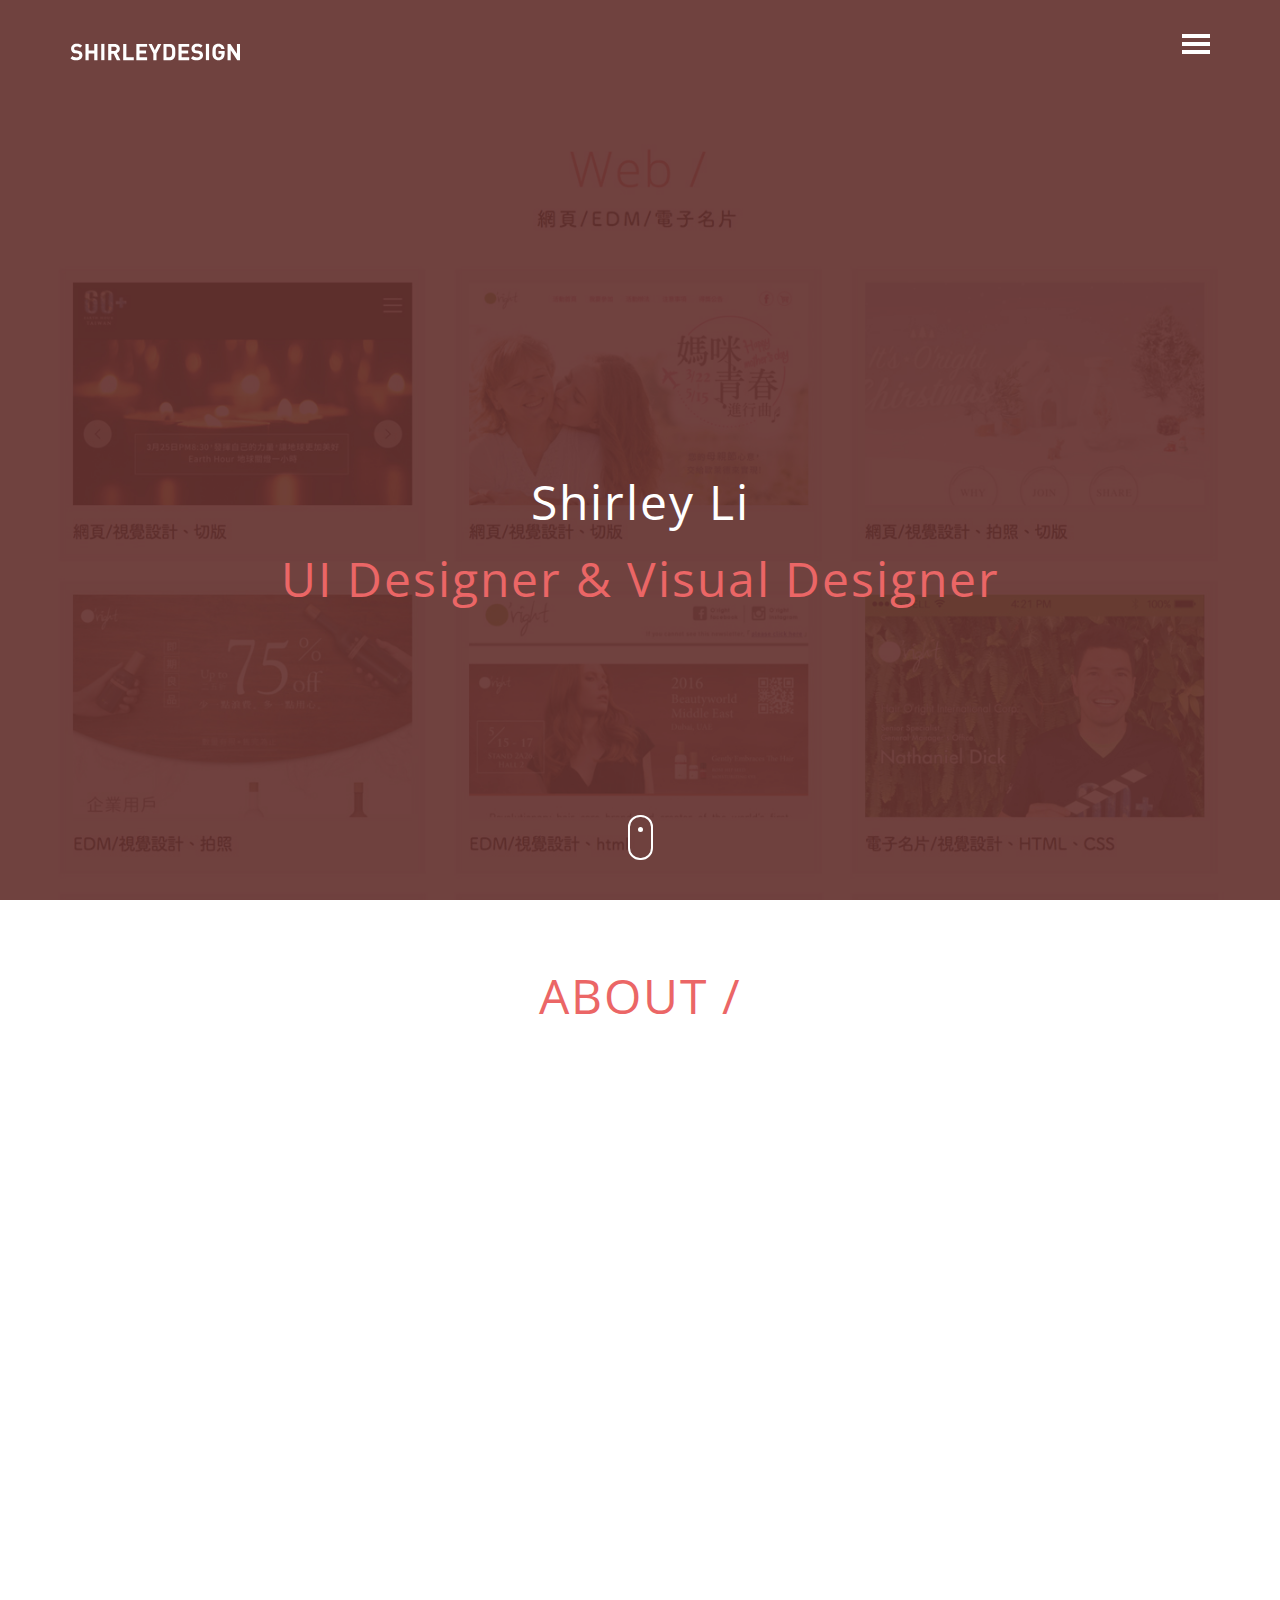
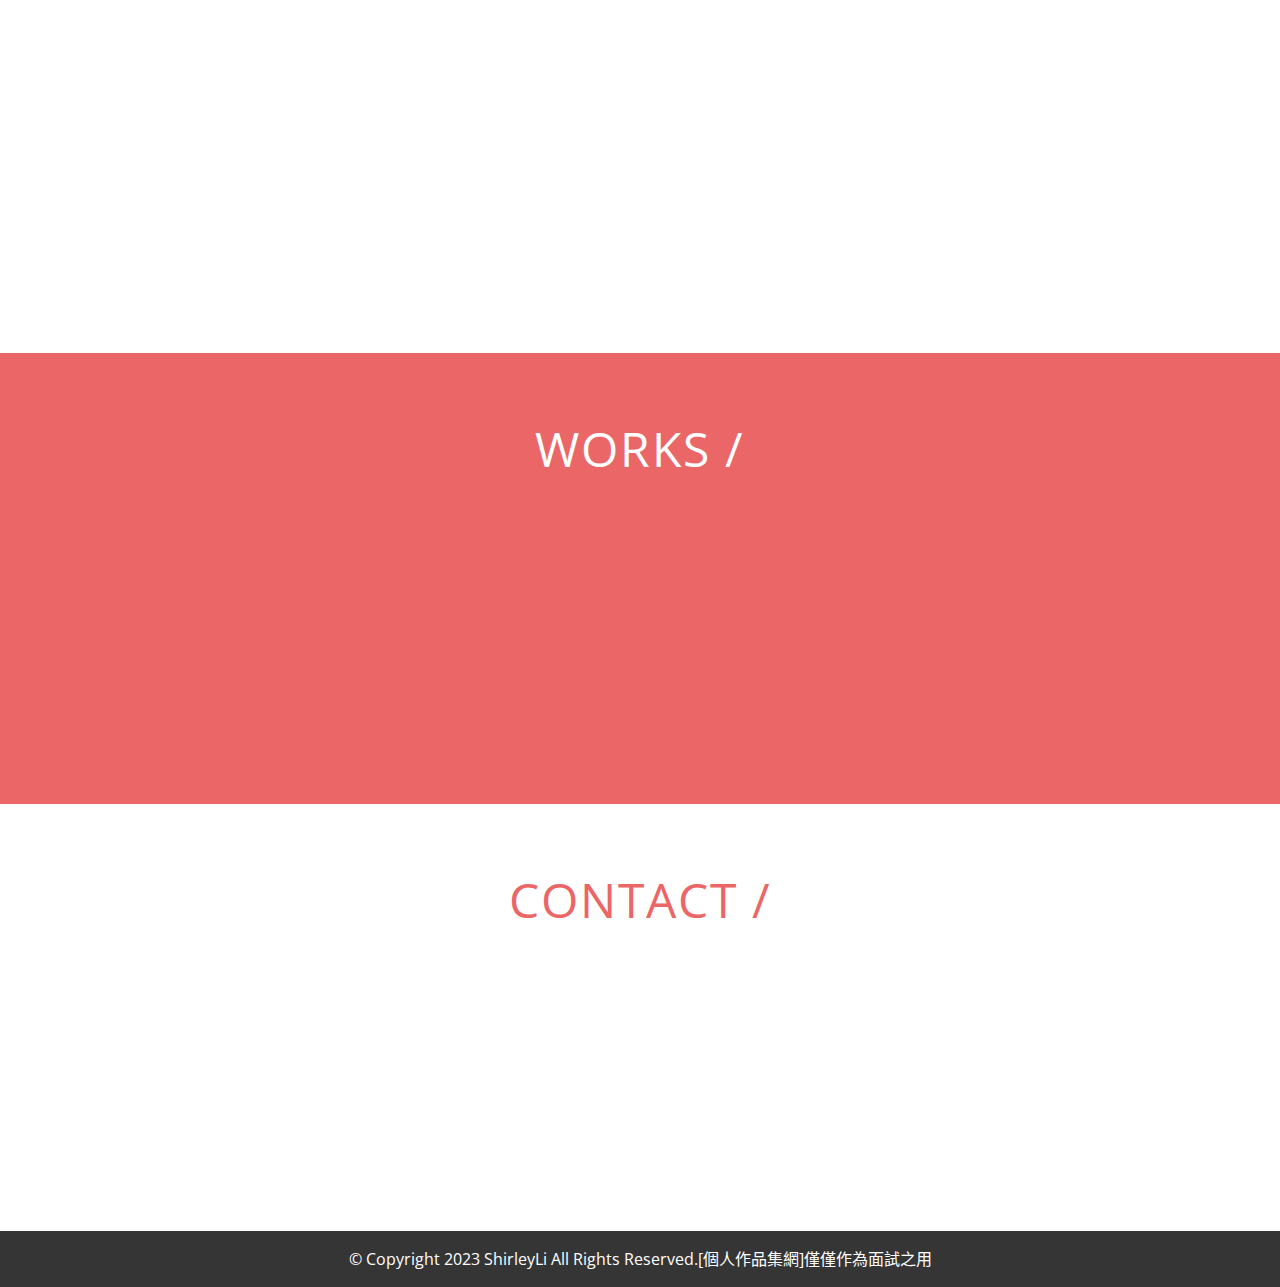
<file: index.html>
<!DOCTYPE html>
<!--[if IE 8]> <html lang="en" class="ie8 no-js"> <![endif]-->
<!--[if IE 9]> <html lang="en" class="ie9 no-js"> <![endif]-->
<!--[if !IE]><!-->
<html lang="zh-TW">

<head>
    <meta charset="utf-8">
    <meta http-equiv="X-UA-Compatible" content="IE=edge"><!-- ie -->
    <meta name="viewport" content="width=device-width, initial-scale=1">

    <title>Shirleyli - 個人設計作品集</title>

    <!-- Bootstrap CSS -->
    <link rel="stylesheet" href="https://maxcdn.bootstrapcdn.com/font-awesome/4.7.0/css/font-awesome.min.css">
    
    <!-- Bootstrap Core CSS -->
    <link href="css/bootstrap.min.css" rel="stylesheet">

    <!-- Main stylesheet -->
    <link href="css/hallooou.css" rel="stylesheet">

    <!-- Plugin stylesheets -->
    <link href="css/animate.css" rel="stylesheet">

    <!-- Custom Fonts -->
    <link href="css/font-awesome.min.css" rel="stylesheet">
    <link href='http://fonts.googleapis.com/css?family=Raleway:100,600' rel='stylesheet' type='text/css'>
    <link href='http://fonts.googleapis.com/css?family=Open+Sans:300' rel='stylesheet' type='text/css'>

    <!-- HTML5 shim and Respond.js for IE8 support of HTML5 elements and media queries -->
    <!-- WARNING: Respond.js doesn't work if you view the page via file:// -->
    <!--[if lt IE 9]>
      <script src="https://oss.maxcdn.com/html5shiv/3.7.2/html5shiv.min.js"></script>
      <script src="https://oss.maxcdn.com/respond/1.4.2/respond.min.js"></script>
      <script>
        document.createElement('video');
      </script>
    <![endif]-->

</head>

<body id="home">
            <!-- navbar -->
            <nav class="navbar navbar-custom navbar-fixed-top" role="navigation">
                <div class="container">
                    <div class="navbar-header pull-left">
                        <a class="navbar-brand page-scroll" href="#home">
                            <!-- logo/text -->
                            <span class="brand-logo"><img src="images/logo.svg" width="170px"  alt="ShirleyLi - Web Designer" title="ShirleyLi - Web Designer" class="img-responsive"></span>
                        </a>
                    </div>
                    <div class="main-nav pull-right">
                        <div class="button_container toggle">
                            <span class="top"></span>
                            <span class="middle"></span>
                            <span class="bottom"></span>
                        </div>
                    </div>
                    <div class="overlay" id="overlay">
                        <nav class="overlay-menu">
                            <ul>
                                <li><a href="index.html">HOME</a></li>
                                <li><a href="#about">ABOUT</a></li>
                                <li><a href="#works">WORKS</a></li>
                                <li><a href="#contact">CONTACT</a></li>
                            </ul>
                        </nav>
                    </div>
                </div>
            </nav><!-- /.navbar -->

            <!-- Header -->
            <header id="intro-carousel" class="carousel slide">
                <div class="carousel-inner">
                    <div class="item active">
                        <div class="fill" style="background-image:url('images/bghead.jpg');"></div>
                        <div class="carousel-caption">
                            <h1 class="wow animated slideInDown">Shirley Li</h1>
                            <p class="intro-text wow animated slideInUp"><span class="highlight">UI Designer & Visual Designer</span></p>
                        </div>
                        <div class="overlay-detail"></div>
                    </div>
                </div>
                <!-- Controls -->
                <div><a href="#about" class="mouse"></a></div>
            </header><!-- /.header-->

            <!-- about -->
            <section id="about" class="about content-section">
                <div class="container">
                    <div class="row">
                        <div class="col-md-12 text-center">
                            <h1>ABOUT /</h1>
                        </div>	 
                        <div class="col-md-4 about-box wow bounceIn">
                            <h2>關於 /</h2>
                            <h3>1979</h3>
                            <p>嘉義市人</p>
                            <h3>1994-1997</h3>
                            <p>台南後壁高中美工科系</p>
                            <h3>1998-2001</h3>
                            <p>台南女子技術學院視覺傳達設計系--二專</p>
                            <h3>2006-2008</h3>
                            <p>桃園萬能科技大學商業設計系--二技</p>
                        </div>
                        <div class="col-md-4 about-box wow bounceIn bg-dark">
                            <h2>經歷 /</h2>
                            <h3>2002-2006</h3>
                            <p>嘉義上島咖啡食品有限公司
                                <br>平面設計師</p>
                            <h3>2006-2007</h3>
                            <p>新竹鳳嬉科技多媒體有限公司
                                <br>平面暨網頁設計師</p>
                            <h3>2007-2010</h3>
                            <p>台北艾肯數位多媒體有限公司
                                <br>平面暨網頁設計師</p>
                            <h3>2010-2014</h3>
                            <p>桃園特佳光電股份有限公司
                                <br>平面暨網頁設計師</p>
                            <h3>2014-2015</h3>
                            <p>新竹博全科技有限公司
                                <br>網頁設計師</p>
                            <h3>2015-2017</h3>
                            <p>桃園歐萊德股份有限公司
                                <br>網頁設計師</p>
                            <h3>2018-2019</h3>
                            <p>新北大漢酵素生物科技股份有限公司
                                <br>視覺設計師</p>
                            <h3>2019-2021</h3>
                            <p>台北傑航網路科技有限公司
                                <br>UI設計師</p>
                            <h3>2021- </h3>
                            <p>接案工作(自由業)
                                <br>UI設計師</p>
                        </div>
                        <div class="col-md-4 about-box wow bounceIn">
                            <h2>專長 /</h2>
                            <h3>作業系統</h3>
                            <p>MAC、PC</p>
                            <h3>軟體工具</h3>
                            <p>Photoshop、Illustrator
                                <br>Sublime Text、Visual Studio Code
                                <br>Sketch、XD、Figma、Zeplin
                                <br>HTML5&CSS3、WordPress
                                <br>Word、Powerpoint
                            </p>
                            <h3>工作技能</h3>
                            <p>印刷基本認知
                                <br>平面設計(海報、DM、名片、簡報、產品包裝、Icon)
                                <br>影像後製(商品拍照、照片後製修圖)
                                <br>網站設計(網頁版型、Banner、EDM)
                                <br>使用者介面設計(App、系統介面)
                                <br>社群維護(FB、IG、LINE)發文與編輯
                            </p>
                            <h3>證照</h3>
                            <p>丙級廣告設計、丙級調酒技術士</p>
                        </div>	
                    </div>
                </div>
            </section><!-- /.about -->

            <!-- Works -->
            <section id="works" class="works content-section text-center">
                <div class="container">
                    <div class="row">
                        <div class="col-md-12">
                            <h1>WORKS /</h1>
                        </div>
                    </div>
                    <div class="row">
                        <div class="works-text">
                            <div class="col-xs-12 col-sm-4 col-md-2 wow fadeInRight" data-wow-delay="0.5s">
                                <a href="works-web.html">
                                    <div class="works-box-icon"><i class="fa fa-globe fa-lg" aria-hidden="true"></i></div>
                                    <h4>Web</h4>
                                    <p>MORE</p>
                                </a>
                            </div>
                            <div class="col-xs-12 col-sm-4 col-md-2 wow fadeInRight" data-wow-delay="0.5s">
                                <a href="works-advertising.html">
                                    <div class="works-box-icon"><i class="fa fa-pencil-square-o" aria-hidden="true"></i></div>
                                    <h4>Advertising</h4>
                                    <p>MORE</p>
                                </a>
                            </div>
                            <div class="col-xs-12 col-sm-4 col-md-2 wow fadeInRight" data-wow-delay="0.5s">
                                <a href="works-graphic.html">
                                    <div class="works-box-icon"><i class="fa fa-pencil" aria-hidden="true"></i></div>
                                    <h4>Graphic</h4>
                                    <p>MORE</p>
                                </a>
                            </div>
                            <div class="col-xs-12 col-sm-4 col-md-2  wow fadeInRight" data-wow-delay="0.5s">
                                <a href="works-ui.html">
                                    <div class="works-box-icon"><i class="fa fa-id-card" aria-hidden="true"></i></div>
                                    <h4>UI</h4>
                                    <p>MORE</p>
                                </a>
                            </div>
                            <div class="col-xs-12 col-sm-4 col-md-2  wow fadeInRight" data-wow-delay="0.5s">
                                <a href="works-fb.html">
                                    <div class="works-box-icon"><i class="fa fa-facebook" aria-hidden="true"></i></div>
                                    <h4>Social</h4>
                                    <p>MORE</p>
                                </a>
                            </div>
                            <div class="col-xs-12 col-sm-4 col-md-2 wow fadeInRight" data-wow-delay="0.5s">
                                <a href="works-photo.html">
                                    <div class="works-box-icon"><i class="fa fa-camera" aria-hidden="true"></i></div>
                                    <h4>Photo</h4>
                                    <p>MORE</p>
                                </a>
                            </div>
                            <div class="clearfix"></div>
                        </div>
                    </div>
                </div>
            </section><!-- /.Works -->

            <!-- contact -->
            <section id="contact" class="contact content-section text-center">
                <div class="container">
                    <div class="row">
                        <div class="col-md-12">
                            <h1>CONTACT /</h1>
                        </div>
                    </div>
                    <div class="row">
                        <div class="col-xs-12 col-sm-12 col-md-12 col-lg-12 contact-box wow fadeInUp text-center">
                            <div class="contact-box-icon"><i class="fa fa-envelope-o sr-contact"></i></div>
                            <p>
                            <a href="mailto:litte0402@hotmail.com">litte0402@hotmail.com</a>
                            </p>
                        </div>
                    </div>
                </div>
            </section><!-- /.contact -->
           
            <!-- Footer -->
            <footer>
                <div class="copynote">
                    <div class="container">
                        <div class="row">
                            <div class="col-md-12 text-center">
                                &copy; Copyright 2023 ShirleyLi All Rights Reserved.[個人作品集網]僅僅作為面試之用
                            </div>
                        </div>
                    </div>
                </div>
            </footer><!-- /.footer -->



    <!-- jQuery -->
    <script src="js/jquery.min.js"></script>

    <!-- Bootstrap Core JavaScript -->
    <script src="js/bootstrap.min.js"></script>
    <script src="js/wow.min.js"></script>
    
    <!-- Custom JavaScript -->
    <script src="js/hallooou.js"></script>
</body>

</html>
</file>
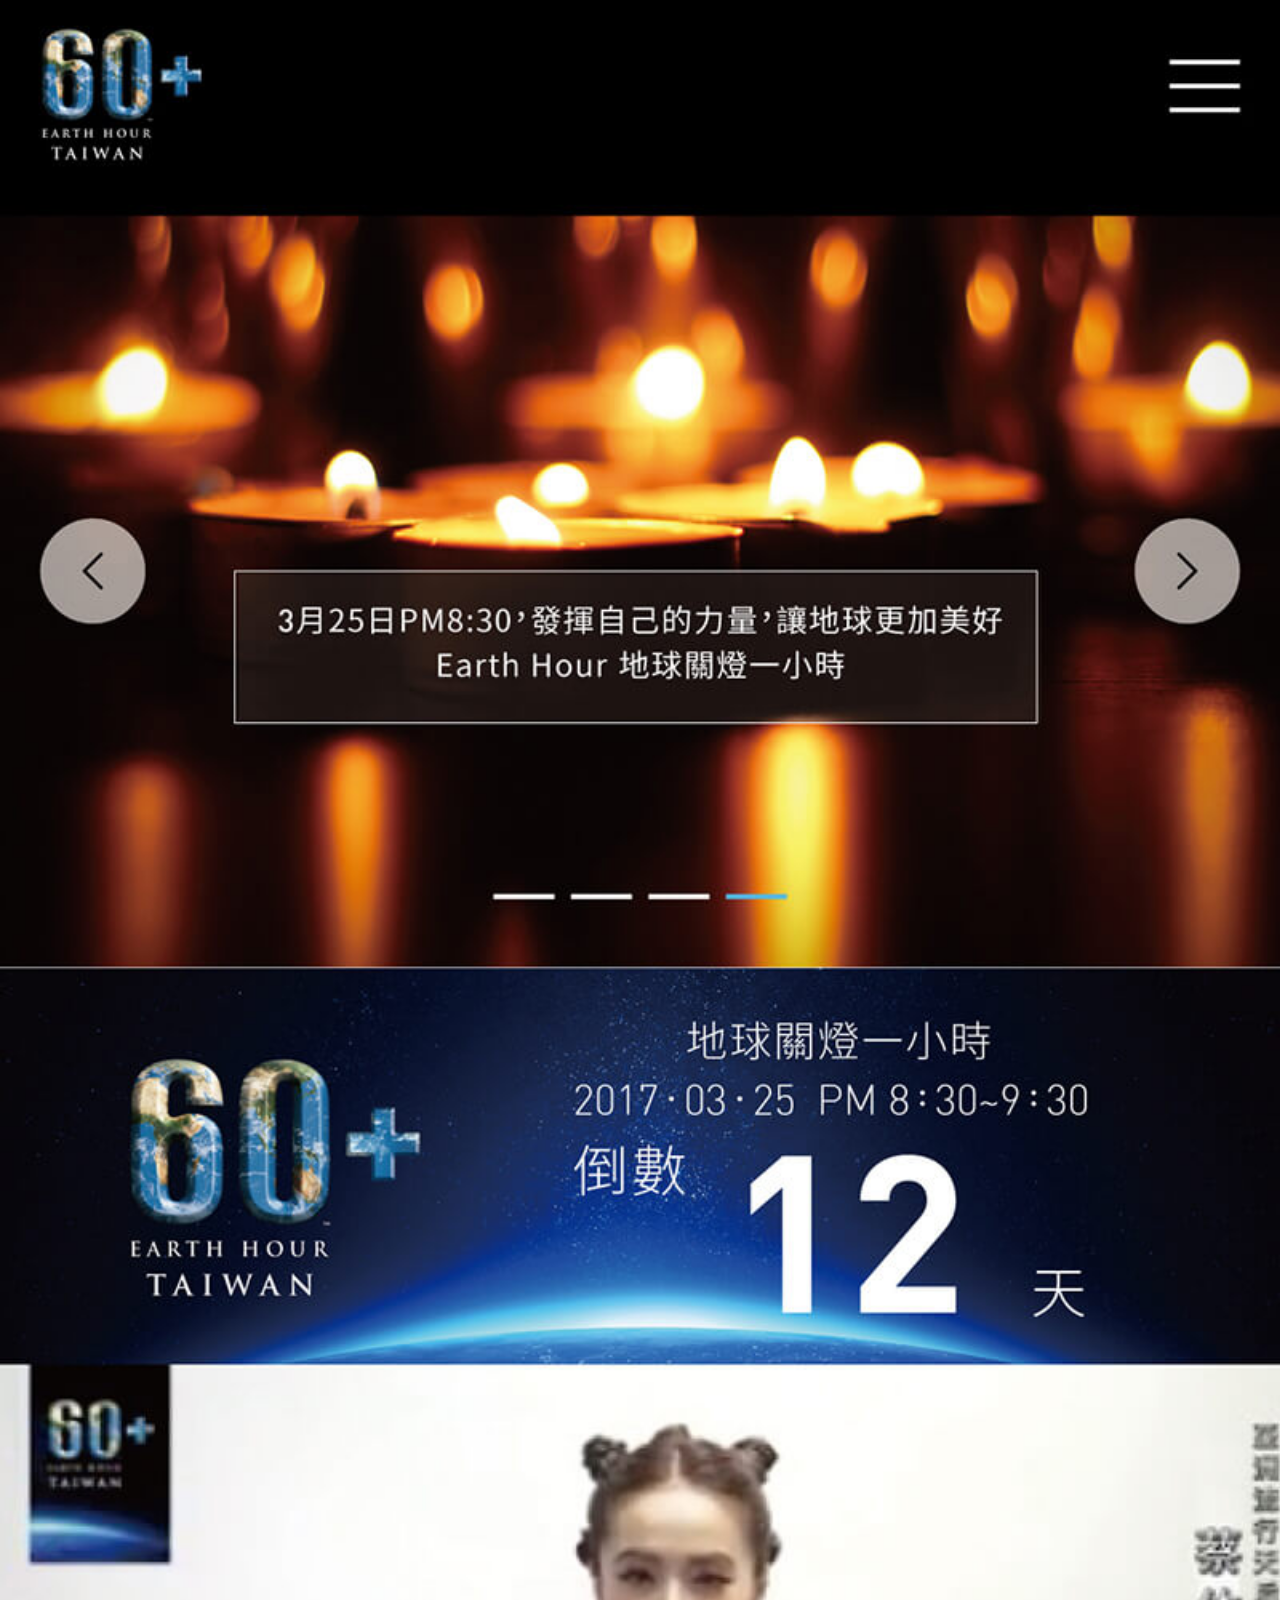
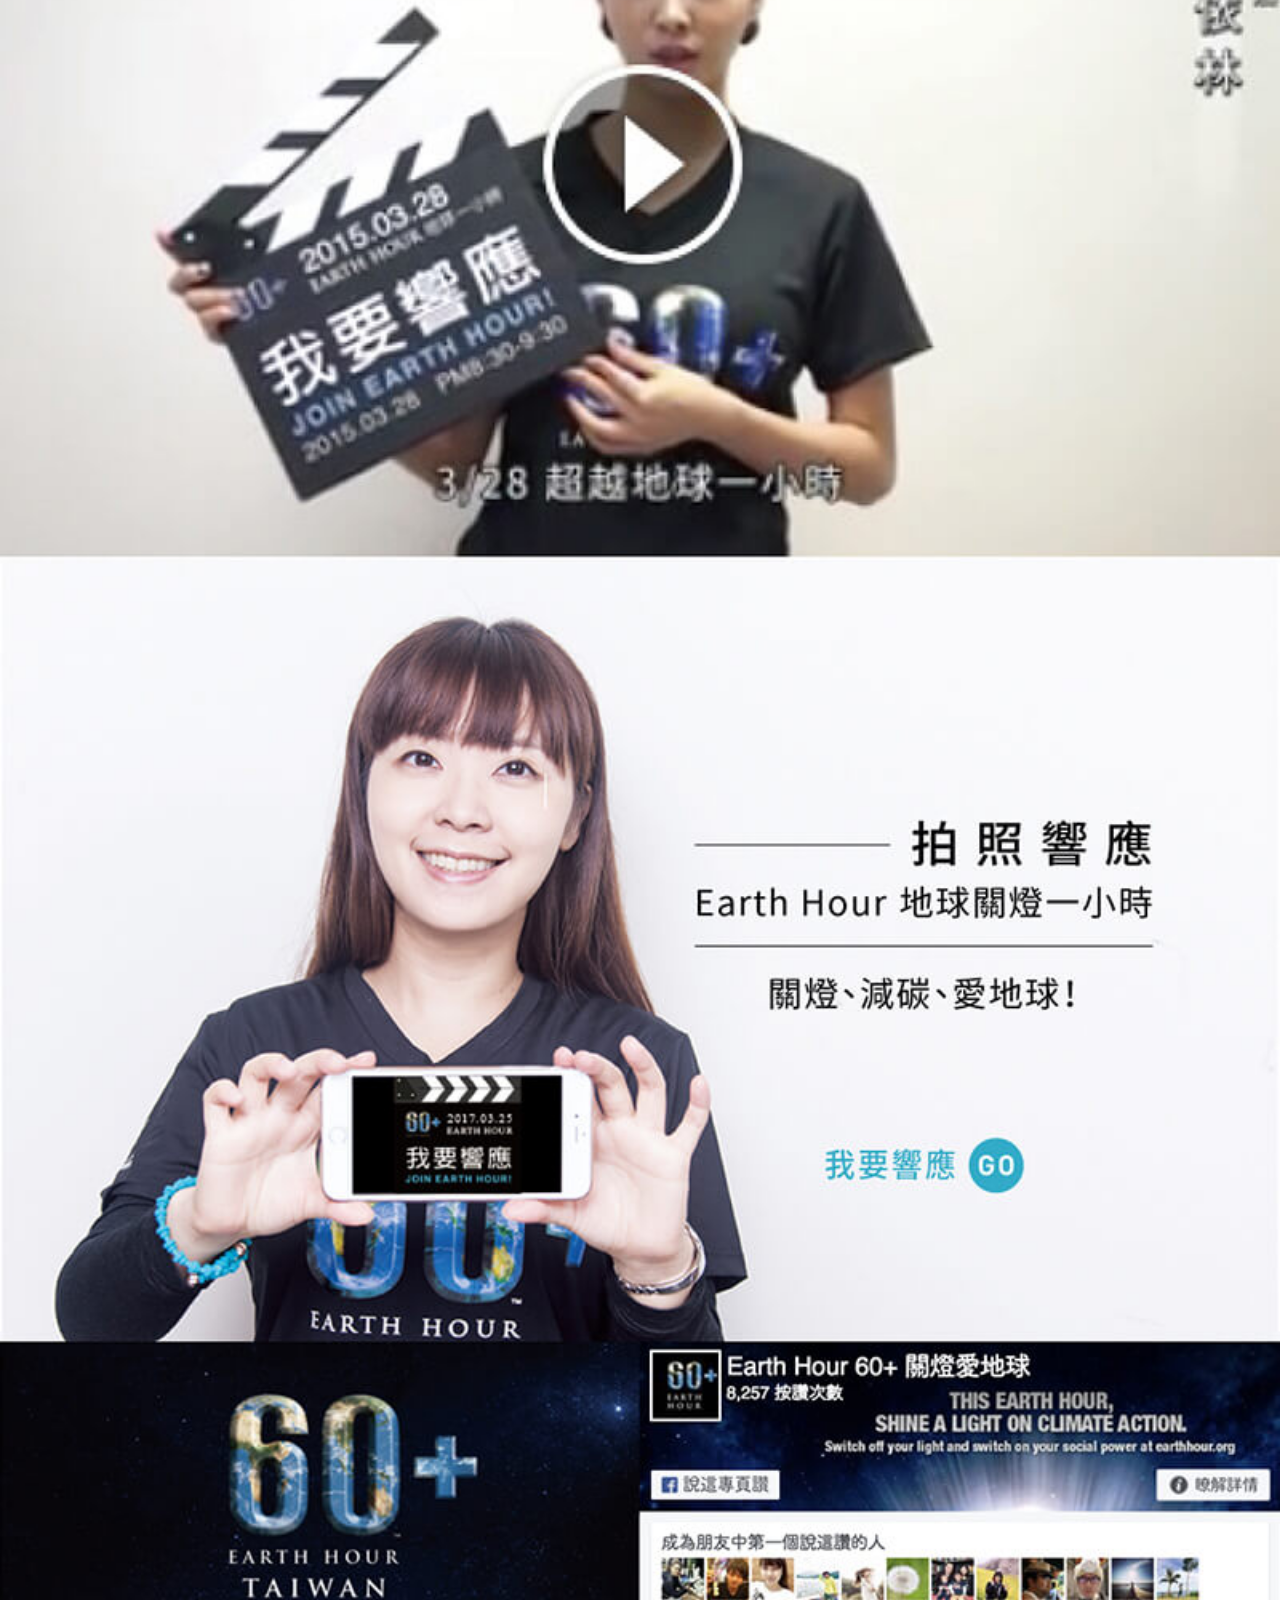
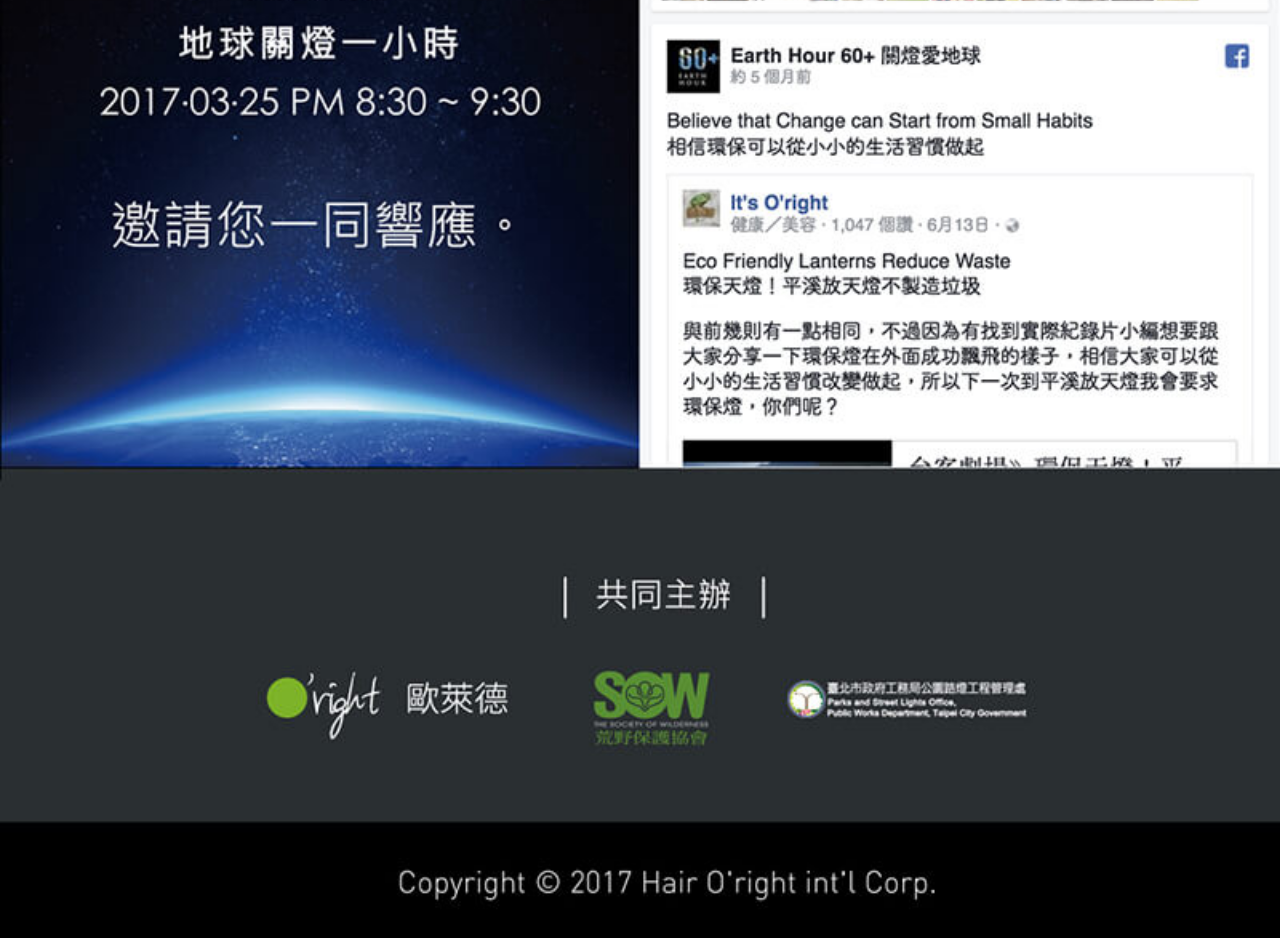
<file: 2017earthhour60/index.html>
<!doctype html>
<html>
<head>
	<meta charset="utf-8">
	<meta http-equiv="X-UA-Compatible" content="IE=edge">
	<title>EarthHour60-2017</title>
    <meta http-equiv="pragma" content="no-cache"><!--Not be cached-->
	<meta http-equiv="Cache-Control" content="max-age=0" /><!--緩存時間-->
	<meta name="viewport" content="width=device-width, initial-scale=1">
	<link rel="stylesheet" href="css/normalize.css">
	<link rel="stylesheet" href="css/ideal-image-slider.css">
	<link rel="stylesheet" href="css/default.css">
	<style media="screen">
	body{
		background:#1e1e1e;
	}
	#slider {
		max-width: 100%;
		margin: 0 auto;
	}
	</style>
</head>
<body>

	<div id="slider">
		<img data-src="img/01.jpg" title="01" alt=""/>
		<img data-src="img/02.jpg" title="02" alt=""/>
		<img data-src="img/03.jpg" title="03" alt=""/>
		<img data-src="img/04.jpg" title="04" alt=""/>
		<img data-src="img/05.jpg" title="05" alt=""/>
		<img data-src="img/06.jpg" title="06" alt=""/>
		<img data-src="img/07.jpg" title="07" alt=""/>
		<img data-src="img/08.jpg" title="08" alt=""/>
		<img data-src="img/09.jpg" title="09" alt=""/>
		<img data-src="img/10.jpg" title="10" alt=""/>
		<img data-src="img/11.jpg" title="11" alt=""/>
	</div>

	<script src="js/ideal-image-slider.js"></script>
	<script src="js/iis-captions.js"></script>
	<script>
	var slider = new IdealImageSlider.Slider('#slider');
	slider.addCaptions();
	slider.stop();
	</script>
</body>
</html>
</file>
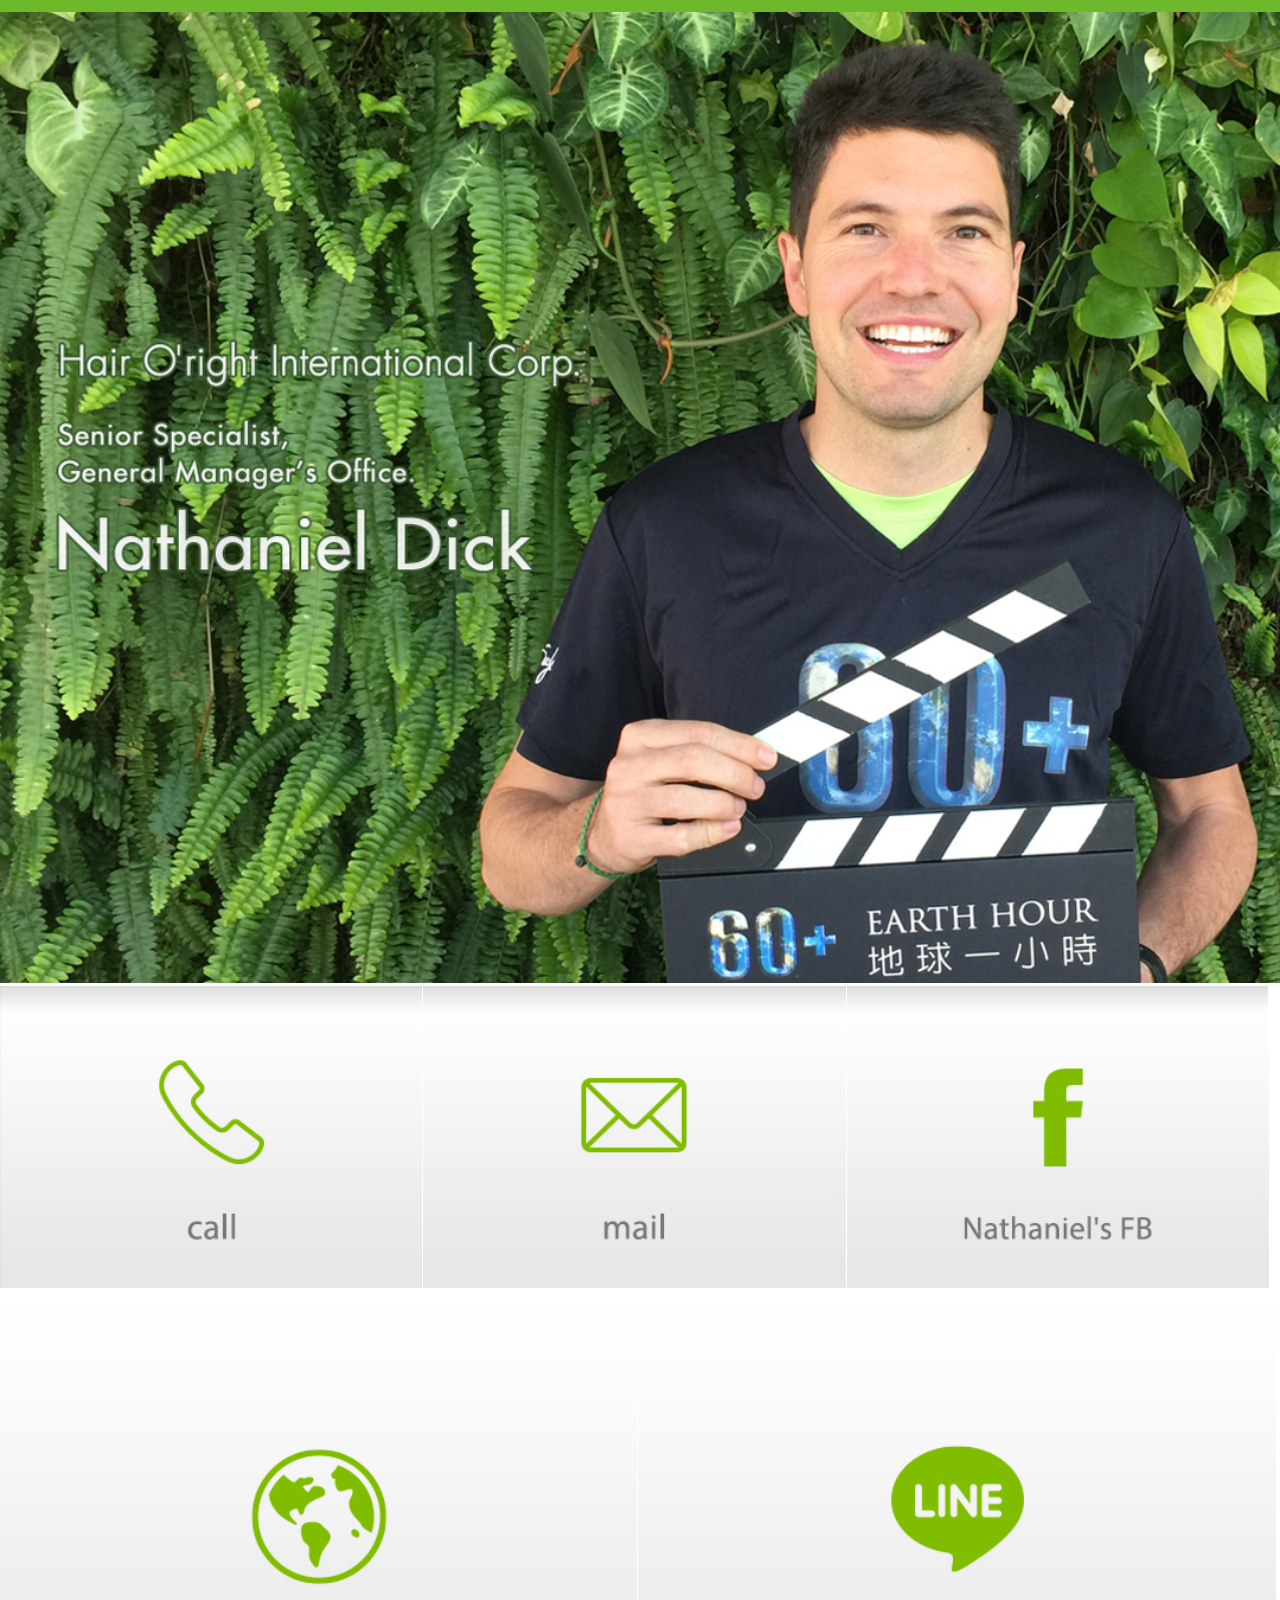
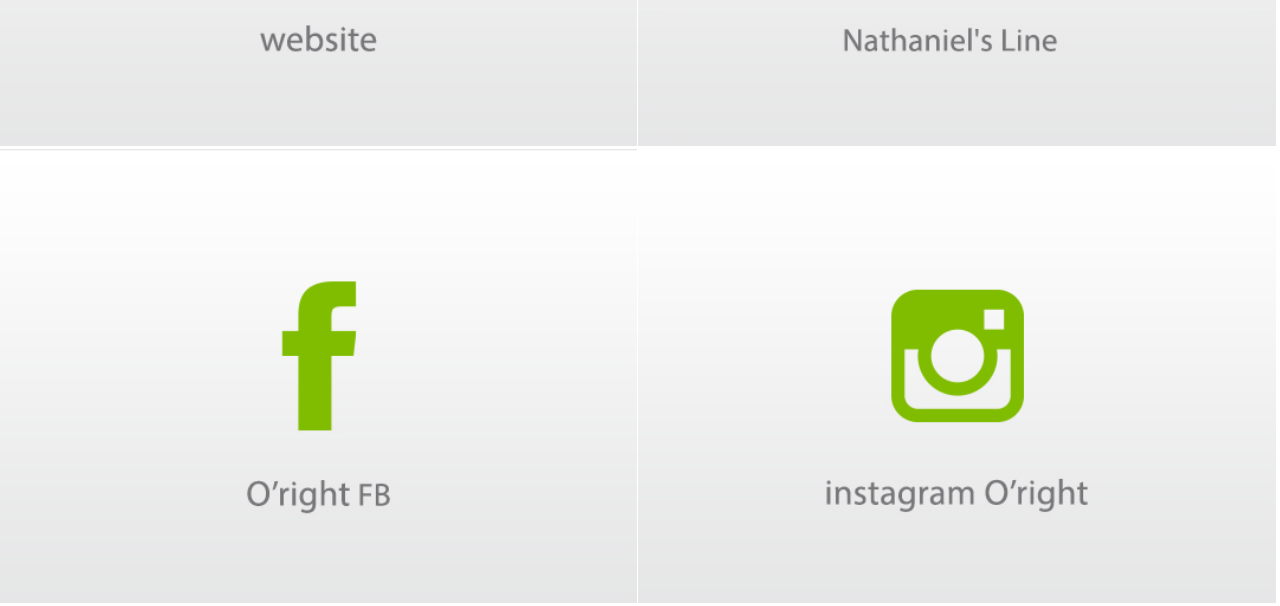
<file: html/ecard/index.html>
<!DOCTYPE html>
<html lang="tw">
<head>
	<meta charset="utf-8" />
	<meta name="viewport" content="width=device-width, initial-scale=1" />
	<title>Nathaniel Dick vCard</title>
	<link rel="stylesheet" type="text/css" href="css/crafty.css">

	<!-- <link rel="stylesheet" type="text/css" href="css/main_responsive.css"> -->
	<script type="text/javascript" src="js/jquery.js"></script>
	<script type="text/javascript" src="js/carouFredSel.js"></script>
	<script type="text/javascript" src="js/main.js"></script>
</head>
<body>
	<!-- header -->
	<header>
		<div class="bg-color"></div>
	</header>
	<!-- Main Content -->
	<div class="wrapper">
		<section>
			<img src="images/billboard.jpg" alt="billboard" />
		</section><!--  End Billboard  -->
		<section class="features">
			<ul>
				<li><a href="tel:+886-3-4116789"><img src="images/call_01_but.jpg" alt="call" /></a></li>
				<li><a href="mailto:Nathaniel_Dick@oright.com.tw?subject="><img src="images/maill_01_but.jpg" alt="Nathaniel maill" /></a></li>
				<li><a href="https://www.facebook.com/profile.php?id=100015396551404"><img src="images/NathanielFb_01_but.jpg" alt="Nathaniel facebook" /></a></li>
			</ul>
		</section><!--  End features  -->
		<section class="features02">
			<ul>
				<li><a href="http://www.oright.com.tw/web/index.php?lang=en"><img src="images/website_01_but.jpg" alt="oright website" /></a></li>
				<li class="clear"><a href="http://line.me/ti/p/6PN59XgVGS"><img src="images/line_01_but.jpg" alt="Nathaniel line" /></a></li>
			</ul>
		</section><!--  End features02  -->
			<section class="features03">
			<ul>
				<li><a href="https://www.facebook.com/oright.com.tw/"><img src="images/OrightFb_01_but.jpg" alt="oright facebook" /></a></li>
				<li class="clear"><a href="https://www.instagram.com/oright_official"><img src="images/ig_01_but.jpg" alt="instagram Oright" /></a></li>
			</ul>
		</section><!--  End features02  -->
	</div>

</body>
</html>
</file>
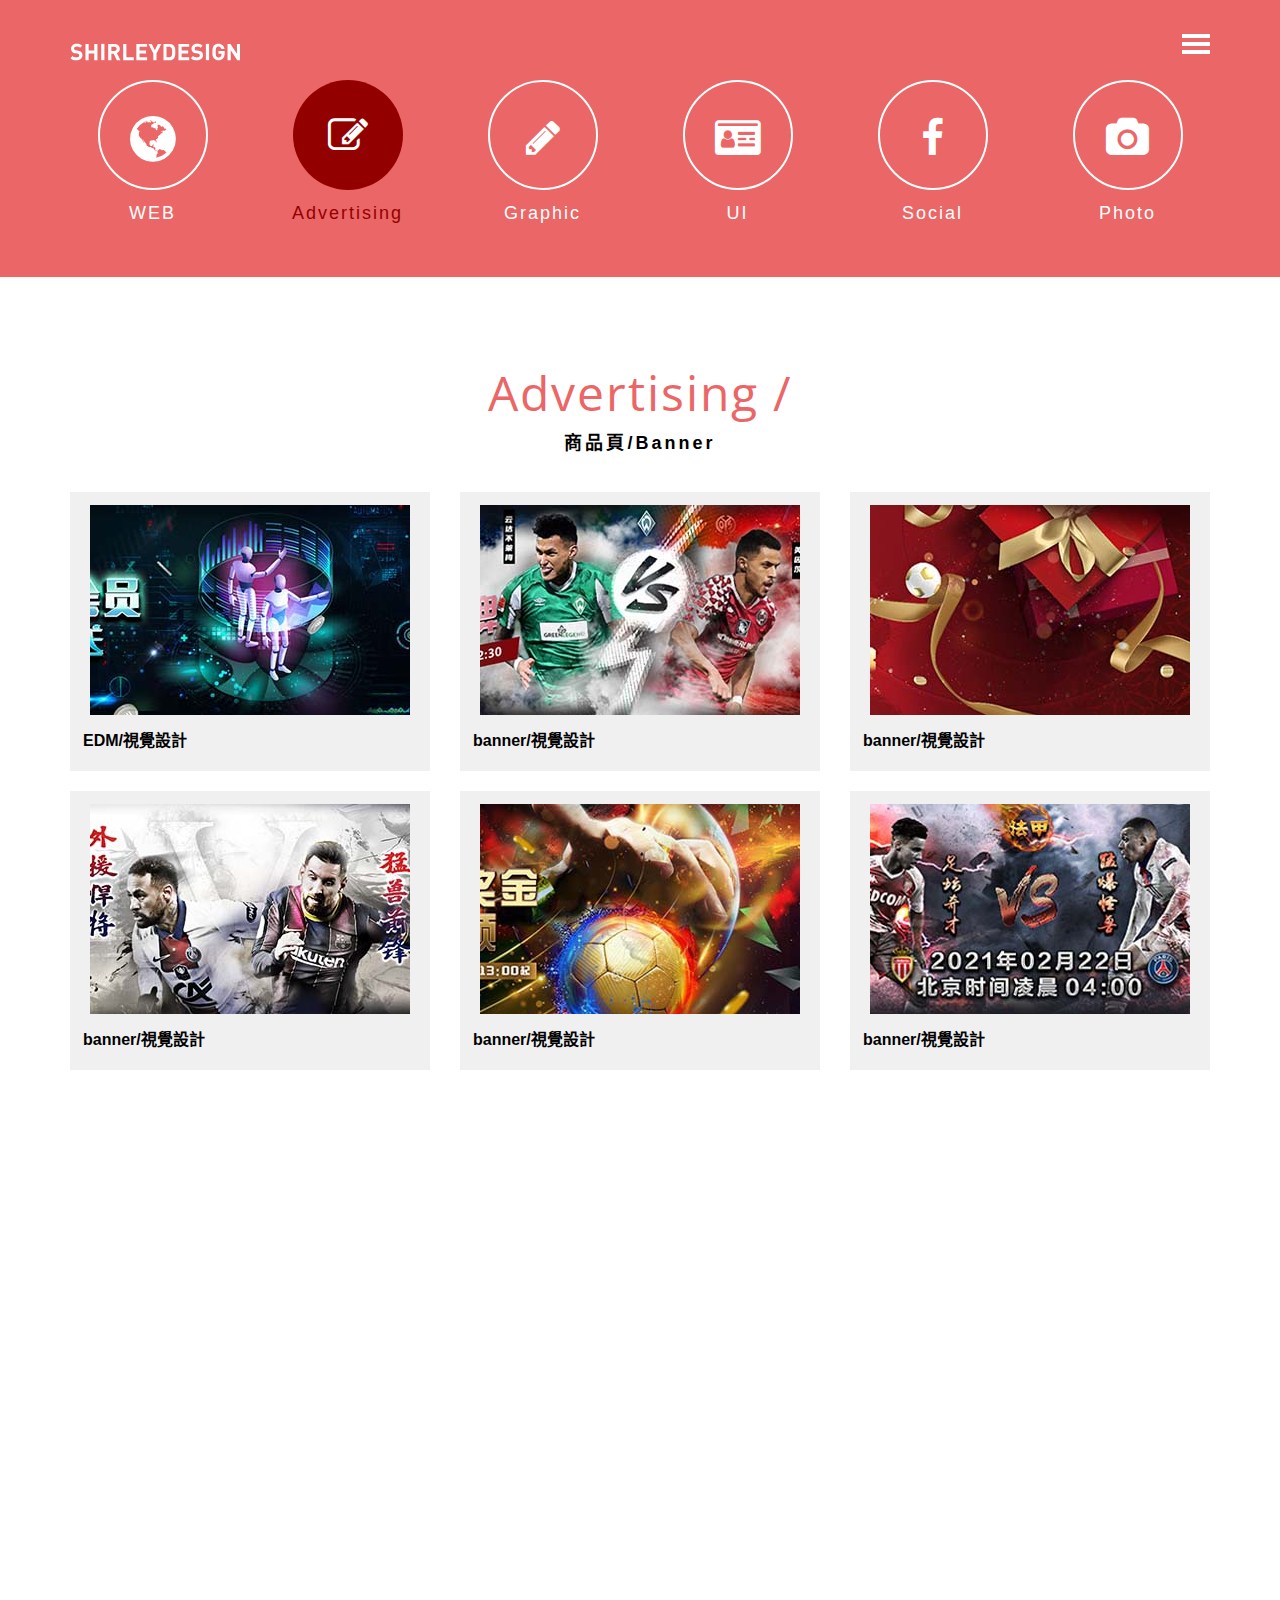
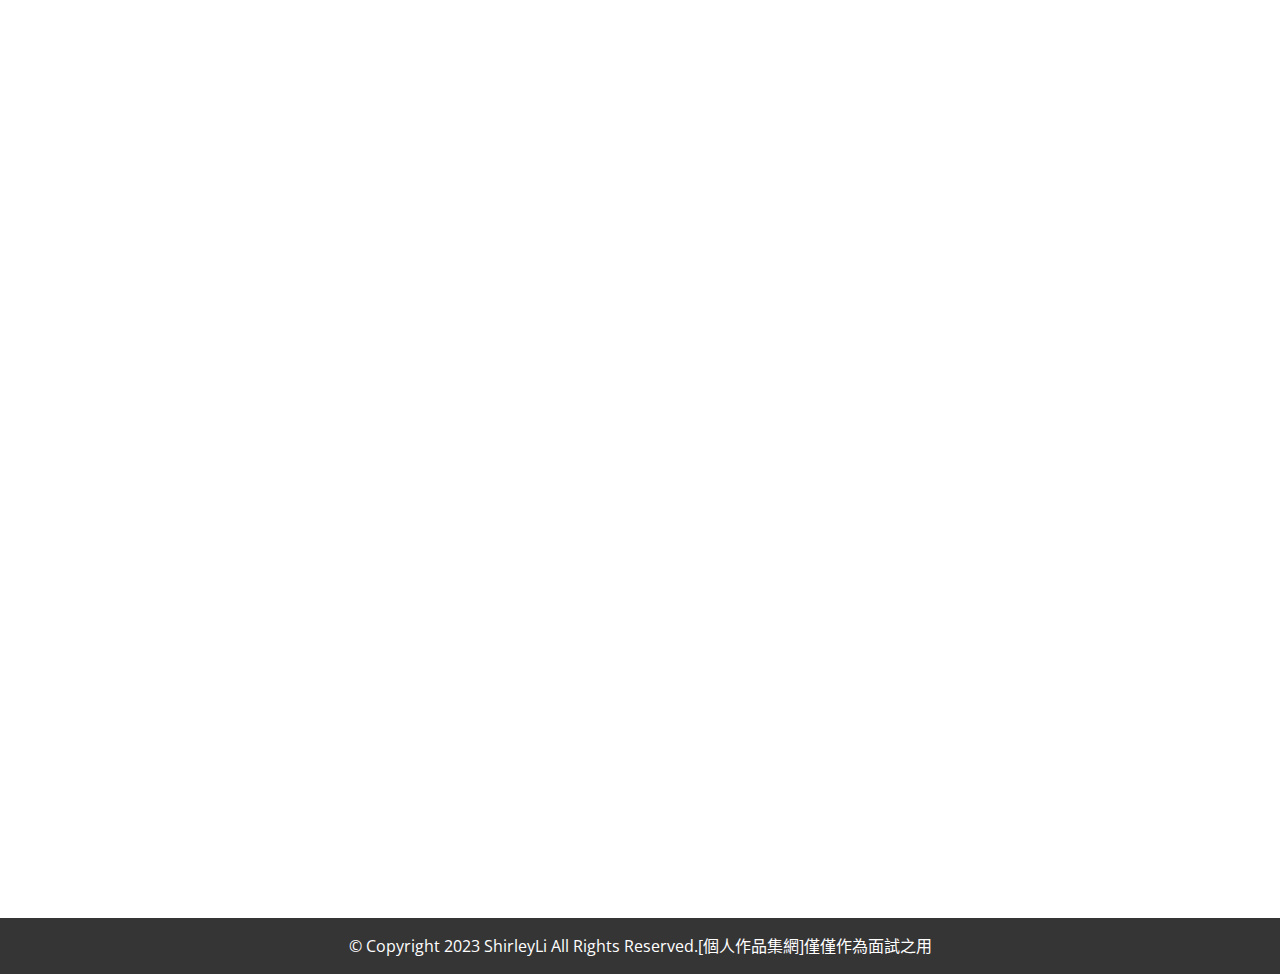
<file: works-advertising.html>
<!DOCTYPE html>
<!--[if IE 8]> <html lang="en" class="ie8 no-js"> <![endif]-->
<!--[if IE 9]> <html lang="en" class="ie9 no-js"> <![endif]-->
<!--[if !IE]><!-->
<html lang="zh-TW">

<head>
    <meta charset="utf-8">
    <meta http-equiv="X-UA-Compatible" content="IE=edge">
    <meta name="viewport" content="width=device-width, initial-scale=1">

    <title>Shirleyli - 個人設計作品集</title>

    <!-- Bootstrap CSS -->
    <link rel="stylesheet" href="https://maxcdn.bootstrapcdn.com/font-awesome/4.7.0/css/font-awesome.min.css">
    <link href="css/bootstrap.min.css" rel="stylesheet">

    <!-- Main stylesheet -->
    <link href="css/works_hallooou.css" rel="stylesheet">

    <!-- menu stylesheets -->
    <link href="css/animate.css" rel="stylesheet">

    <!-- Custom Fonts -->
    <link href="css/font-awesome.min.css" rel="stylesheet">
    <link href='http://fonts.googleapis.com/css?family=Raleway:100,600' rel='stylesheet' type='text/css'>
    <link href='http://fonts.googleapis.com/css?family=Open+Sans:300' rel='stylesheet' type='text/css'>

    <!--[if lt IE 9]>
      <script src="https://oss.maxcdn.com/html5shiv/3.7.2/html5shiv.min.js"></script>
      <script src="https://oss.maxcdn.com/respond/1.4.2/respond.min.js"></script>
      <script>
        document.createElement('video');
      </script>
    <![endif]-->

</head>

<body id="home">
    <!-- navbar -->
    <nav class="navbar navbar-custom navbar-fixed-top" role="navigation">
        <div class="container">
            <div class="navbar-header pull-left">
                <a class="navbar-brand page-scroll" href="index.html">
                    <!-- logo/text -->
                    <span class="brand-logo"><img src="images/logo.svg" width="170px"  alt="ShirleyLi - Web Designer" title="ShirleyLi - Web Designer" class="img-responsive"></span>
                </a>
            </div>
            <div class="main-nav pull-right">
                <div class="button_container toggle">
                    <span class="top"></span>
                    <span class="middle"></span>
                    <span class="bottom"></span>
                </div>
            </div>
            <div class="overlay" id="overlay">
                <nav>
                    <div class="row">
                        <div class="overlay-menu">
                            <ul>
                                <li>
                                    <a href="index.html">HOME</a>
                                </li>
                            </ul>
                        </div>
                    </div>
                    <div class="row">
                        <div class="item">
                            <a data-toggle="collapse" data-parent="#exampleAccordion" href="#exampleAccordion2" aria-expanded="false" aria-controls="exampleAccordion2">
                                WORKS
                                <i class="fa fa-angle-down"></i>
                            </a>
                        </div>
                    </div>
                    <div class="row item-text">
                        <div id="exampleAccordion2" class="collapse" role="tabpanel">
                            <ul>
                                <li>
                                    <a href="works-web.html">Web</a>
                                </li>
                                <li>
                                    <a href="works-advertising.html">Advertising</a>
                                </li>
                                <li>
                                    <a href="works-graphic.html">Graphic</a>
                                </li>
                                <li>
                                    <a href="works-ui.html">UI</a>
                                </li>
                                <li>
                                    <a href="works-fb.html">Social</a>
                                </li>
                                <li>
                                    <a href="works-photo.html">Photo</a>
                                </li>
                            </ul>
                        </div>
                    </div>
                </nav>
            </div>
        </div>
    </nav><!-- /.navbar -->
            
    <!-- works-menu -->
    <section id="works-menu" class="works content-section text-center">
        <div class="container">
            <div class="row">
                <div class="works-dark">
                    <div class="col-xs-12 col-sm-2 col-md-2 wow fadeInLeft animated" data-wow-delay="0.5s">
                        <div class="works-icon-dark">
                            <a href="works-web.html">
                                <i class="fa fa-globe fa-lg" aria-hidden="true"></i>
                            </a>  
                        </div>
                        <a href="works-web.html">
                            <h4 class="works-text-dark">WEB</h4>
                        </a>
                    </div>
                </div>
                <div class="works-danger">
                    <div class="col-xs-12 col-sm-2 col-md-2 wow bounceIn animated" data-wow-delay="0.5s">
                        <div class="works-icon">
                            <i class="fa  fa-pencil-square-o" aria-hidden="true"></i>
                        </div>
                        <h4 class="works-text">Advertising</h4>
                    </div>
                </div>
                <div class="works-dark">
                    <div class="col-xs-12 col-sm-2 col-md-2 wow fadeInRight animated" data-wow-delay="0.5s">
                        <div class="works-icon-dark">
                            <a href="works-graphic.html">
                                <i class="fa fa-pencil" aria-hidden="true"></i>
                            </a>
                        </div>
                        <a href="works-graphic.html">
                            <h4 class="works-text-dark">Graphic</h4>
                        </a>
                    </div>
                    <div class="col-xs-12 col-sm-2 col-md-2 wow fadeInRight animated" data-wow-delay="0.5s">
                        <div class="works-icon-dark">
                            <a href="works-ui.html">
                                <i class="fa fa-id-card" aria-hidden="true"></i>
                            </a>
                        </div>
                        <a href="works-ui.html">
                            <h4 class="works-text-dark">UI</h4>
                        </a> 
                    </div>
                    <div class="col-xs-12 col-sm-2 col-md-2 wow fadeInRight animated" data-wow-delay="0.5s">
                        <div class="works-icon-dark">
                            <a href="works-fb.html">
                                <i class="fa fa-facebook" aria-hidden="true"></i>
                            </a>
                        </div>
                        <a href="works-fb.html">
                            <h4 class="works-text-dark">Social</h4>
                        </a> 
                    </div>
                    <div class="col-xs-12 col-sm-2 col-md-2 wow fadeInRight animated" data-wow-delay="0.5s">
                        <div class="works-icon-dark">
                            <a href="works-photo.html">
                                <i class="fa fa-camera" aria-hidden="true"></i>
                            </a> 
                        </div>
                        <a href="works-photo.html">
                            <h4 class="works-text-dark">Photo</h4>
                        </a>  
                    </div>
                    <div class="clearfix"></div>
                </div>
            </div>
        </div>
    </section><!-- /.works-menu -->

    <!-- works h1 -->
    <section id="works" class="contact content-section text-center">
        <div class="container">
            <div class="row">
                <div class="col-md-12">
                    <h1>Advertising /</h1>
                    <p class="text">商品頁/Banner</p>
                </div>
            </div>
        </div>
        
        <!-- works info -->
        <div class="container">
            <div class="row">
                <div class="col-xs-12 col-sm-6 col-md-4 col-md-lg-3 wow fadeInRight animated">
                    <a class="thumbnail" data-toggle="modal" data-target="#picModal1">
                        <img src="images/advertising/advertising1.jpg" alt="" >
                        <div class="portfolio-box-text">
                            <h3>EDM/視覺設計</h3>
                        </div>
                    </a>
                </div>
                <div class="col-xs-12 col-sm-6 col-md-4 col-md-lg-3 wow fadeInRight animated">
                    <a class="thumbnail" data-toggle="modal" data-target="#picModal2">
                        <img src="images/advertising/advertising2.jpg" alt="" >
                        <div class="portfolio-box-text">
                            <h3>banner/視覺設計</h3>
                        </div>
                    </a>
                </div>
                <div class="col-xs-12 col-sm-6 col-md-4 col-md-lg-3 wow fadeInRight animated">
                    <a class="thumbnail" data-toggle="modal" data-target="#picModal3">
                        <img src="images/advertising/advertising3.jpg" alt="" >
                        <div class="portfolio-box-text">
                            <h3>banner/視覺設計</h3>
                        </div>
                    </a>
                </div>
                <div class="col-xs-12 col-sm-6 col-md-4 col-md-lg-3 wow fadeInRight animated">
                    <a class="thumbnail" data-toggle="modal" data-target="#picModal4">
                        <img src="images/advertising/advertising4.jpg" alt="" >
                        <div class="portfolio-box-text">
                            <h3>banner/視覺設計</h3>
                        </div>
                    </a>
                </div>
                <div class="col-xs-12 col-sm-6 col-md-4 col-md-lg-3 wow fadeInRight animated">
                    <a class="thumbnail" data-toggle="modal" data-target="#picModal5">
                        <img src="images/advertising/advertising5.jpg" alt="" >
                        <div class="portfolio-box-text">
                            <h3>banner/視覺設計</h3>
                        </div>
                    </a>
                </div>
                <div class="col-xs-12 col-sm-6 col-md-4 col-md-lg-3 wow fadeInRight animated">
                    <a class="thumbnail" data-toggle="modal" data-target="#picModal6">
                        <img src="images/advertising/advertising6.jpg" alt="" >
                        <div class="portfolio-box-text">
                            <h3>banner/視覺設計</h3>
                        </div>
                    </a>
                </div>
                <div class="col-xs-12 col-sm-6 col-md-4 col-md-lg-3 wow fadeInRight animated">
                    <a class="thumbnail" data-toggle="modal" data-target="#picModal7">
                        <img src="images/advertising/advertising7.jpg" alt="" >
                        <div class="portfolio-box-text">
                            <h3>banner/視覺設計</h3>
                        </div>
                    </a>
                </div>
                <div class="col-xs-12 col-sm-6 col-md-4 col-md-lg-3 wow fadeInRight animated">
                    <a class="thumbnail" data-toggle="modal" data-target="#picModal8">
                        <img src="images/advertising/advertising8.jpg" alt="" >
                        <div class="portfolio-box-text">
                            <h3>banner/視覺設計</h3>
                        </div>
                    </a>
                </div>
                <div class="col-xs-12 col-sm-6 col-md-4 col-md-lg-3 wow fadeInRight animated">
                    <a class="thumbnail" data-toggle="modal" data-target="#picModal9">
                        <img src="images/advertising/advertising9.jpg" alt="">
                        <div class="portfolio-box-text">
                            <h3>商品頁/視覺設計</h3>
                        </div>
                    </a>
                </div>
                <div class="col-xs-12 col-sm-6 col-md-4 col-md-lg-3 wow fadeInRight animated">
                    <a class="thumbnail" data-toggle="modal" data-target="#picModal10">
                        <img src="images/advertising/advertising10.jpg" alt="">
                        <div class="portfolio-box-text">
                            <h3>banner/視覺設計</h3>
                        </div>
                    </a>
                </div>
                <div class="col-xs-12 col-sm-6 col-md-4 col-md-lg-3 wow fadeInRight animated">
                    <a class="thumbnail" data-toggle="modal" data-target="#picModal11">
                        <img src="images/advertising/advertising11.jpg" alt="">
                        <div class="portfolio-box-text">
                            <h3>banner/視覺設計</h3>
                        </div>
                    </a>
                </div>
                <div class="col-xs-12 col-sm-6 col-md-4 col-md-lg-3 wow fadeInRight animated">
                    <a class="thumbnail" data-toggle="modal" data-target="#picModal12">
                        <img src="images/advertising/advertising12.jpg" alt="">
                        <div class="portfolio-box-text">
                            <h3>banner/視覺設計</h3>
                        </div>
                    </a>
                </div>
                <div class="col-xs-12 col-sm-6 col-md-4 col-md-lg-3 wow fadeInRight animated">
                    <a class="thumbnail" data-toggle="modal" data-target="#picModal13">
                        <img src="images/advertising/advertising13.jpg" alt="">
                        <div class="portfolio-box-text">
                            <h3>商品頁/視覺設計</h3>
                        </div>
                    </a>
                </div>
                <div class="col-xs-12 col-sm-6 col-md-4 col-md-lg-3 wow fadeInRight animated">
                    <a class="thumbnail" data-toggle="modal" data-target="#picModal14">
                        <img src="images/advertising/advertising14.jpg" alt="">
                        <div class="portfolio-box-text">
                            <h3>banner/視覺設計</h3>
                        </div>
                    </a>
                </div>
                <div class="col-xs-12 col-sm-6 col-md-4 col-md-lg-3 wow fadeInRight animated">
                    <a class="thumbnail" data-toggle="modal" data-target="#picModal15">
                        <img src="images/advertising/advertising15.jpg" alt="">
                        <div class="portfolio-box-text">
                            <h3>商品頁/視覺設計</h3>
                        </div>
                    </a>
                </div>
                <div class="col-xs-12 col-sm-6 col-md-4 col-md-lg-3 wow fadeInRight animated">
                    <a class="thumbnail" data-toggle="modal" data-target="#picModal16">
                        <img src="images/advertising/advertising16.jpg" alt="">
                        <div class="portfolio-box-text">
                            <h3>商品頁/視覺設計</h3>
                        </div>
                    </a>
                </div>
                <div class="col-xs-12 col-sm-6 col-md-4 col-md-lg-3 wow fadeInRight animated">
                    <a class="thumbnail" data-toggle="modal" data-target="#picModal17">
                        <img src="images/advertising/advertising17.jpg" alt="" >
                        <div class="portfolio-box-text">
                            <h3>banner/視覺設計</h3>
                        </div>
                    </a>
                </div>
                <div class="col-xs-12 col-sm-6 col-md-4 col-md-lg-3 wow fadeInRight animated">
                    <a class="thumbnail" data-toggle="modal" data-target="#picModal18">
                        <img src="images/advertising/advertising18.jpg" alt="">
                        <div class="portfolio-box-text">
                            <h3>商品頁/視覺設計</h3>
                        </div>
                    </a>
                </div>
                <div class="col-xs-12 col-sm-6 col-md-4 col-md-lg-3 wow fadeInRight animated">
                    <a class="thumbnail" data-toggle="modal" data-target="#picModal19">
                        <img src="images/advertising/advertising19.jpg" alt="">
                        <div class="portfolio-box-text">
                            <h3>商品頁/視覺設計</h3>
                        </div>
                    </a>
                </div>
                <div class="col-xs-12 col-sm-6 col-md-4 col-md-lg-3 wow fadeInRight animated">
                    <a class="thumbnail" data-toggle="modal" data-target="#picModal20">
                        <img src="images/advertising/advertising20.jpg" alt="">
                        <div class="portfolio-box-text">
                            <h3>banner/視覺設計</h3>
                        </div>
                    </a>
                </div>
                <div class="col-xs-12 col-sm-6 col-md-4 col-md-lg-3 wow fadeInRight animated">
                    <a class="thumbnail" data-toggle="modal" data-target="#picModal21">
                        <img src="images/advertising/advertising21.jpg" alt="">
                        <div class="portfolio-box-text">
                            <h3>商品頁/視覺設計</h3>
                        </div>
                    </a>
                </div>
                <div class="col-xs-12 col-sm-6 col-md-4 col-md-lg-3 wow fadeInRight animated">
                    <a class="thumbnail" data-toggle="modal" data-target="#picModal22">
                        <img src="images/advertising/advertising22.jpg" alt="">
                        <div class="portfolio-box-text">
                            <h3>商品頁/視覺設計</h3>
                        </div>
                    </a>
                </div>
                <div class="col-xs-12 col-sm-6 col-md-4 col-md-lg-3 wow fadeInRight animated">
                    <a class="thumbnail" data-toggle="modal" data-target="#picModal23">
                        <img src="images/advertising/advertising23.jpg" alt="">
                        <div class="portfolio-box-text">
                            <h3>商品頁/視覺設計</h3>
                        </div>
                    </a>
                </div>
                <div class="col-xs-12 col-sm-6 col-md-4 col-md-lg-3 wow fadeInRight animated">
                    <a class="thumbnail" data-toggle="modal" data-target="#picModal24">
                        <img src="images/advertising/advertising24.jpg" alt="">
                        <div class="portfolio-box-text">
                            <h3>banner/視覺設計</h3>
                        </div>
                    </a>
                </div>
                <div class="col-xs-12 col-sm-6 col-md-4 col-md-lg-3 wow fadeInRight animated">
                    <a class="thumbnail" data-toggle="modal" data-target="#picModal25">
                        <img src="images/advertising/advertising25.jpg" alt="">
                        <div class="portfolio-box-text">
                            <h3>banner/視覺設計</h3>
                        </div>
                    </a>
                </div>
                <div class="col-xs-12 col-sm-6 col-md-4 col-md-lg-3 wow fadeInRight animated">
                    <a class="thumbnail" data-toggle="modal" data-target="#picModal26">
                        <img src="images/advertising/advertising26.jpg" alt="">
                        <div class="portfolio-box-text">
                            <h3>banner/視覺設計</h3>
                        </div>
                    </a>
                </div>
                <div class="col-xs-12 col-sm-6 col-md-4 col-md-lg-3 wow fadeInRight animated">
                    <a class="thumbnail" data-toggle="modal" data-target="#picModal27">
                        <img src="images/advertising/advertising27.jpg" alt="">
                        <div class="portfolio-box-text">
                            <h3>banner/視覺設計</h3>
                        </div>
                    </a>
                </div>
                <div class="col-xs-12 col-sm-6 col-md-4 col-md-lg-3 wow fadeInRight animated">
                    <a class="thumbnail" data-toggle="modal" data-target="#picModal28">
                        <img src="images/advertising/advertising28.jpg" alt="">
                        <div class="portfolio-box-text">
                            <h3>banner/視覺設計、拍照</h3>
                        </div>
                    </a>
                </div>
                <div class="col-xs-12 col-sm-6 col-md-4 col-md-lg-3 wow fadeInRight animated">
                    <a class="thumbnail" data-toggle="modal" data-target="#picModal29">
                        <img src="images/advertising/advertising29.jpg" alt="">
                        <div class="portfolio-box-text">
                            <h3>banner/視覺設計</h3>
                        </div>
                    </a>
                </div>
                <div class="col-xs-12 col-sm-6 col-md-4 col-md-lg-3 wow fadeInRight animated">
                    <a class="thumbnail" data-toggle="modal" data-target="#picModal30">
                        <img src="images/advertising/advertising30.jpg" alt="">
                        <div class="portfolio-box-text">
                            <h3>banner/視覺設計</h3>
                        </div>
                    </a>
                </div>
                <div class="col-xs-12 col-sm-6 col-md-4 col-md-lg-3 wow fadeInRight animated">
                    <a class="thumbnail" data-toggle="modal" data-target="#picModal31">
                        <img src="images/advertising/advertising31.jpg" alt="">
                        <div class="portfolio-box-text">
                            <h3>商品頁/視覺設計</h3>
                        </div>
                    </a>
                </div>
                <div class="col-xs-12 col-sm-6 col-md-4 col-md-lg-3 wow fadeInRight animated">
                    <a class="thumbnail" data-toggle="modal" data-target="#picModal32">
                        <img src="images/advertising/advertising32.jpg" alt="">
                        <div class="portfolio-box-text">
                            <h3>商品頁/視覺設計</h3>
                        </div>
                    </a>
                </div>
                <div class="col-xs-12 col-sm-6 col-md-4 col-md-lg-3 wow fadeInRight animated">
                    <a class="thumbnail" data-toggle="modal" data-target="#picModal33">
                        <img src="images/advertising/advertising33.jpg" alt="">
                        <div class="portfolio-box-text">
                            <h3>banner/視覺設計</h3>
                        </div>
                    </a>
                </div>
                <div class="col-xs-12 col-sm-6 col-md-4 col-md-lg-3 wow fadeInRight animated">
                    <a class="thumbnail" data-toggle="modal" data-target="#picModal34">
                        <img src="images/advertising/advertising34.jpg" alt="">
                        <div class="portfolio-box-text">
                            <h3>banner/視覺設計</h3>
                        </div>
                    </a>
                </div>
                <div class="col-xs-12 col-sm-6 col-md-4 col-md-lg-3 wow fadeInRight animated">
                    <a class="thumbnail" data-toggle="modal" data-target="#picModal35">
                        <img src="images/advertising/advertising35.jpg" alt="">
                        <div class="portfolio-box-text">
                            <h3>banner/視覺設計</h3>
                        </div>
                    </a>
                </div>
                <div class="col-xs-12 col-sm-6 col-md-4 col-md-lg-3 wow fadeInRight animated">
                    <a class="thumbnail" data-toggle="modal" data-target="#picModal36">
                        <img src="images/advertising/advertising36.jpg" alt="">
                        <div class="portfolio-box-text">
                            <h3>banner/視覺設計</h3>
                        </div>
                    </a>
                </div>
            </div>
        </div>
    </section><!-- /.works info-->
    
    <!-- Footer -->
    <footer>
        <div class="copynote">
            <div class="container">
                <div class="row">
                    <div class="col-md-12 text-center">
                        &copy; Copyright 2023 ShirleyLi All Rights Reserved.[個人作品集網]僅僅作為面試之用
                    </div>
                </div>
            </div>
        </div>
    </footer><!-- /.footer -->


    <!-- Modal work info -->
    <div class="modal fade" id="picModal1" tabindex="-1" role="dialog" aria-labelledby="exampleModalLongTitle" aria-hidden="true">
        <div class="modal-dialog" role="document">
            <div class="modal-content">
                <div class="modal-header">
                    <button type="button" class="close" data-dismiss="modal" aria-label="Close">
                        <span aria-hidden="true">&times;</span>
                    </button>
                    <a>
                        <img src="images/advertising/advertising1@2x.jpg" width="100%"  title="VIP會員" alt="VIP會員">
                    </a>
                </div>
            </div>
        </div>
    </div>
    <div class="modal fade" id="picModal2" tabindex="-1" role="dialog" aria-labelledby="exampleModalLongTitle" aria-hidden="true">
        <div class="modal-dialog" role="document">
            <div class="modal-content">
                <div class="modal-header">
                    <button type="button" class="close" data-dismiss="modal" aria-label="Close">
                        <span aria-hidden="true">&times;</span>
                    </button>
                    <a>
                        <img src="images/advertising/advertising2@2x.jpg" width="100%"  title="比賽活動" alt="比賽活動">
                    </a>
                </div>
            </div>
        </div>
    </div>
    <div class="modal fade" id="picModal3" tabindex="-1" role="dialog" aria-labelledby="exampleModalLongTitle" aria-hidden="true">
        <div class="modal-dialog" role="document">
            <div class="modal-content">
                <div class="modal-header">
                    <button type="button" class="close" data-dismiss="modal" aria-label="Close">
                        <span aria-hidden="true">&times;</span>
                    </button>
                    <a>
                        <img src="images/advertising/advertising3@2x.jpg" width="100%"  title="過年活動" alt="過年活動">
                    </a>
                </div>
            </div>
        </div>
    </div>
    <div class="modal fade" id="picModal4" tabindex="-1" role="dialog" aria-labelledby="exampleModalLongTitle" aria-hidden="true">
        <div class="modal-dialog" role="document">
            <div class="modal-content">
                <div class="modal-header">
                    <button type="button" class="close" data-dismiss="modal" aria-label="Close">
                        <span aria-hidden="true">&times;</span>
                    </button>
                    <a>
                        <img src="images/advertising/advertising4@2x.jpg" width="100%"  title="比賽活動" alt="比賽活動">
                    </a>
                </div>
            </div>
        </div>
    </div>
    <div class="modal fade" id="picModal5" tabindex="-1" role="dialog" aria-labelledby="exampleModalLongTitle" aria-hidden="true">
        <div class="modal-dialog" role="document">
            <div class="modal-content">
                <div class="modal-header">
                    <button type="button" class="close" data-dismiss="modal" aria-label="Close">
                        <span aria-hidden="true">&times;</span>
                    </button>
                    <a>
                        <img src="images/advertising/advertising5@2x.jpg" width="100%"  title="促銷活動" alt="促銷活動">
                    </a>
                </div>
            </div>
        </div>
    </div>
    <div class="modal fade" id="picModal6" tabindex="-1" role="dialog" aria-labelledby="exampleModalLongTitle" aria-hidden="true">
        <div class="modal-dialog" role="document">
            <div class="modal-content">
                <div class="modal-header">
                    <button type="button" class="close" data-dismiss="modal" aria-label="Close">
                        <span aria-hidden="true">&times;</span>
                    </button>
                    <a>
                        <img src="images/advertising/advertising6@2x.jpg" width="100%"  title="比賽活動" alt="比賽活動">
                    </a>
                </div>
            </div>
        </div>
    </div>
    <div class="modal fade" id="picModal7" tabindex="-1" role="dialog" aria-labelledby="exampleModalLongTitle" aria-hidden="true">
        <div class="modal-dialog" role="document">
            <div class="modal-content">
                <div class="modal-header">
                    <button type="button" class="close" data-dismiss="modal" aria-label="Close">
                        <span aria-hidden="true">&times;</span>
                    </button>
                    <a>
                        <img src="images/advertising/advertising7@2x.jpg" width="100%"  title="比賽活動" alt="比賽活動">
                    </a>
                </div>
            </div>
        </div>
    </div>
    <div class="modal fade" id="picModal8" tabindex="-1" role="dialog" aria-labelledby="exampleModalLongTitle" aria-hidden="true">
        <div class="modal-dialog" role="document">
            <div class="modal-content">
                <div class="modal-header">
                    <button type="button" class="close" data-dismiss="modal" aria-label="Close">
                        <span aria-hidden="true">&times;</span>
                    </button>
                    <a>
                        <img src="images/advertising/advertising8@2x.jpg" width="100%"  title="新品促銷" alt="新品促銷">
                    </a>
                </div>
            </div>
        </div>
    </div>
    <div class="modal fade" id="picModal9" tabindex="-1" role="dialog" aria-labelledby="exampleModalLongTitle" aria-hidden="true">
        <div class="modal-dialog" role="document">
            <div class="modal-content">
                <div class="modal-header">
                    <button type="button" class="close" data-dismiss="modal" aria-label="Close">
                        <span aria-hidden="true">&times;</span>
                    </button>
                    <a>
                        <img src="images/advertising/advertising9@2x.jpg" width="100%" title="新品上市介紹" alt="新品上市介紹">
                    </a>
                </div>
            </div>
        </div>
    </div>
   <div class="modal fade" id="picModal10" tabindex="-1" role="dialog" aria-labelledby="exampleModalLongTitle" aria-hidden="true">
        <div class="modal-dialog" role="document">
            <div class="modal-content">
                <div class="modal-header">
                    <button type="button" class="close" data-dismiss="modal" aria-label="Close">
                        <span aria-hidden="true">&times;</span>
                    </button>
                    <a>
                        <img src="images/advertising/advertising10@2x.jpg" width="100%" title="商品促銷" alt="商品促銷">
                    </a>
                </div>
            </div>
        </div>
    </div>
    <div class="modal fade" id="picModal11" tabindex="-1" role="dialog" aria-labelledby="exampleModalLongTitle" aria-hidden="true">
        <div class="modal-dialog" role="document">
            <div class="modal-content">
                <div class="modal-header">
                    <button type="button" class="close" data-dismiss="modal" aria-label="Close">
                        <span aria-hidden="true">&times;</span>
                    </button>
                    <a>
                        <img src="images/advertising/advertising11@2x.jpg" width="100%" title="商品促銷" alt="商品促銷">
                    </a>
                </div>
            </div>
        </div>
    </div>
    <div class="modal fade" id="picModal12" tabindex="-1" role="dialog" aria-labelledby="exampleModalLongTitle" aria-hidden="true">
        <div class="modal-dialog" role="document">
            <div class="modal-content">
                <div class="modal-header">
                    <button type="button" class="close" data-dismiss="modal" aria-label="Close">
                        <span aria-hidden="true">&times;</span>
                    </button>
                    <a>
                        <img src="images/advertising/advertising12@2x.jpg" width="100%" title="商品促銷" alt="商品促銷">
                    </a>
                </div>
            </div>
        </div>
    </div>
    <div class="modal fade" id="picModal13" tabindex="-1" role="dialog" aria-labelledby="exampleModalLongTitle" aria-hidden="true">
        <div class="modal-dialog" role="document">
            <div class="modal-content">
                <div class="modal-header">
                    <button type="button" class="close" data-dismiss="modal" aria-label="Close">
                        <span aria-hidden="true">&times;</span>
                    </button>
                    <a>
                        <img src="images/advertising/advertising13@2x.jpg" width="100%" title="抽獎活動" alt="抽獎活動">
                    </a>
                </div>
            </div>
        </div>
    </div>
    <div class="modal fade" id="picModal14" tabindex="-1" role="dialog" aria-labelledby="exampleModalLongTitle" aria-hidden="true">
        <div class="modal-dialog" role="document">
            <div class="modal-content">
                <div class="modal-header">
                    <button type="button" class="close" data-dismiss="modal" aria-label="Close">
                        <span aria-hidden="true">&times;</span>
                    </button>
                    <a>
                        <img src="images/advertising/advertising14@2x.jpg" width="100%" title="抽獎活動" alt="抽獎活動">
                    </a>
                </div>
            </div>
        </div>
    </div>
    <div class="modal fade" id="picModal15" tabindex="-1" role="dialog" aria-labelledby="exampleModalLongTitle" aria-hidden="true">
        <div class="modal-dialog" role="document">
            <div class="modal-content">
                <div class="modal-header">
                    <button type="button" class="close" data-dismiss="modal" aria-label="Close">
                        <span aria-hidden="true">&times;</span>
                    </button>
                    <a>
                        <img src="images/advertising/advertising15@2x.jpg" width="100%" title="雜誌報導得獎" alt="雜誌報導得獎">
                    </a>
                </div>
            </div>
        </div>
    </div>
    <div class="modal fade" id="picModal16" tabindex="-1" role="dialog" aria-labelledby="exampleModalLongTitle" aria-hidden="true">
        <div class="modal-dialog" role="document">
            <div class="modal-content">
                <div class="modal-header">
                    <button type="button" class="close" data-dismiss="modal" aria-label="Close">
                        <span aria-hidden="true">&times;</span>
                    </button>
                    <a>
                        <img src="images/advertising/advertising16@2x.jpg" width="100%" title="聖誕活動" alt="聖誕活動">
                    </a>
                </div>
            </div>
        </div>
    </div>
    <div class="modal fade" id="picModal17" tabindex="-1" role="dialog" aria-labelledby="exampleModalLongTitle" aria-hidden="true">
        <div class="modal-dialog" role="document">
            <div class="modal-content">
                <div class="modal-header">
                    <button type="button" class="close" data-dismiss="modal" aria-label="Close">
                        <span aria-hidden="true">&times;</span>
                    </button>
                    <a>
                        <img src="images/advertising/advertising17@2x.jpg" width="100%" title="新品上市" alt="新品上市">
                    </a>
                </div>
            </div>
        </div>
    </div>
    <div class="modal fade" id="picModal18" tabindex="-1" role="dialog" aria-labelledby="exampleModalLongTitle" aria-hidden="true">
        <div class="modal-dialog" role="document">
            <div class="modal-content">
                <div class="modal-header">
                    <button type="button" class="close" data-dismiss="modal" aria-label="Close">
                        <span aria-hidden="true">&times;</span>
                    </button>
                    <a>
                        <img src="images/advertising/advertising18@2x.jpg" width="100%" title="商品促銷" alt="商品促銷">
                    </a>
                </div>
            </div>
        </div>
    </div>
    <div class="modal fade" id="picModal19" tabindex="-1" role="dialog" aria-labelledby="exampleModalLongTitle" aria-hidden="true">
        <div class="modal-dialog" role="document">
            <div class="modal-content">
                <div class="modal-header">
                    <button type="button" class="close" data-dismiss="modal" aria-label="Close">
                        <span aria-hidden="true">&times;</span>
                    </button>
                    <a>
                        <img src="images/advertising/advertising19@2x.jpg" width="100%" title="商品促銷" alt="商品促銷">
                    </a>
                </div>
            </div>
        </div>
    </div>
    <div class="modal fade" id="picModal20" tabindex="-1" role="dialog" aria-labelledby="exampleModalLongTitle" aria-hidden="true">
        <div class="modal-dialog" role="document">
            <div class="modal-content">
                <div class="modal-header">
                    <button type="button" class="close" data-dismiss="modal" aria-label="Close">
                        <span aria-hidden="true">&times;</span>
                    </button>
                    <a>
                        <img src="images/advertising/advertising20@2x.jpg" width="100%" title="商品促銷" alt="商品促銷">
                    </a>
                </div>
            </div>
        </div>
    </div>
    <div class="modal fade" id="picModal21" tabindex="-1" role="dialog" aria-labelledby="exampleModalLongTitle" aria-hidden="true">
        <div class="modal-dialog" role="document">
            <div class="modal-content">
                <div class="modal-header">
                    <button type="button" class="close" data-dismiss="modal" aria-label="Close">
                        <span aria-hidden="true">&times;</span>
                    </button>
                    <a>
                        <img src="images/advertising/advertising21@2x.jpg" width="100%" title="商品促銷" alt="商品促銷">
                    </a>
                </div>
            </div>
        </div>
    </div>
    <div class="modal fade" id="picModal22" tabindex="-1" role="dialog" aria-labelledby="exampleModalLongTitle" aria-hidden="true">
        <div class="modal-dialog" role="document">
            <div class="modal-content">
                <div class="modal-header">
                    <button type="button" class="close" data-dismiss="modal" aria-label="Close">
                        <span aria-hidden="true">&times;</span>
                    </button>
                    <a>
                        <img src="images/advertising/advertising22@2x.jpg" width="100%" title="商品促銷" alt="商品促銷">
                    </a>
                </div>
            </div>
        </div>
    </div>
    <div class="modal fade" id="picModal23" tabindex="-1" role="dialog" aria-labelledby="exampleModalLongTitle" aria-hidden="true">
        <div class="modal-dialog" role="document">
            <div class="modal-content">
                <div class="modal-header">
                    <button type="button" class="close" data-dismiss="modal" aria-label="Close">
                        <span aria-hidden="true">&times;</span>
                    </button>
                    <a>
                        <img src="images/advertising/advertising23@2x.jpg" width="100%" title="商品促銷" alt="商品促銷">
                    </a>
                </div>
            </div>
        </div>
    </div>
    <div class="modal fade" id="picModal24" tabindex="-1" role="dialog" aria-labelledby="exampleModalLongTitle" aria-hidden="true">
        <div class="modal-dialog" role="document">
            <div class="modal-content">
                <div class="modal-header">
                    <button type="button" class="close" data-dismiss="modal" aria-label="Close">
                        <span aria-hidden="true">&times;</span>
                    </button>
                    <a>
                        <img src="images/advertising/advertising24@2x.jpg" width="100%" title="秋冬活動" alt="秋冬活動">
                    </a>
                </div>
            </div>
        </div>
    </div>
    <div class="modal fade" id="picModal25" tabindex="-1" role="dialog" aria-labelledby="exampleModalLongTitle" aria-hidden="true">
        <div class="modal-dialog" role="document">
            <div class="modal-content">
                <div class="modal-header">
                    <button type="button" class="close" data-dismiss="modal" aria-label="Close">
                        <span aria-hidden="true">&times;</span>
                    </button>
                    <a>
                        <img src="images/advertising/advertising25@2x.jpg" width="100%" title="情人節活動" alt="情人節活動">
                    </a>
                </div>
            </div>
        </div>
    </div>
    <div class="modal fade" id="picModal26" tabindex="-1" role="dialog" aria-labelledby="exampleModalLongTitle" aria-hidden="true">
        <div class="modal-dialog" role="document">
            <div class="modal-content">
                <div class="modal-header">
                    <button type="button" class="close" data-dismiss="modal" aria-label="Close">
                        <span aria-hidden="true">&times;</span>
                    </button>
                    <a>
                        <img src="images/advertising/advertising26@2x.jpg" width="100%" title="商品促銷" alt="商品促銷">
                    </a>
                </div>
            </div>
        </div>
    </div>
    <div class="modal fade" id="picModal27" tabindex="-1" role="dialog" aria-labelledby="exampleModalLongTitle" aria-hidden="true">
        <div class="modal-dialog" role="document">
            <div class="modal-content">
                <div class="modal-header">
                    <button type="button" class="close" data-dismiss="modal" aria-label="Close">
                        <span aria-hidden="true">&times;</span>
                    </button>
                    <a>
                        <img src="images/advertising/advertising27@2x.jpg" width="100%" title="免運活動" alt="免運活動">
                    </a>
                </div>
            </div>
        </div>
    </div>
    <div class="modal fade" id="picModal28" tabindex="-1" role="dialog" aria-labelledby="exampleModalLongTitle" aria-hidden="true">
        <div class="modal-dialog" role="document">
            <div class="modal-content">
                <div class="modal-header">
                    <button type="button" class="close" data-dismiss="modal" aria-label="Close">
                        <span aria-hidden="true">&times;</span>
                    </button>
                    <a>
                        <img src="images/advertising/advertising28@2x.jpg" width="100%" title="商品促銷" alt="商品促銷">
                    </a>
                </div>
            </div>
        </div>
    </div>
    <div class="modal fade" id="picModal29" tabindex="-1" role="dialog" aria-labelledby="exampleModalLongTitle" aria-hidden="true">
        <div class="modal-dialog" role="document">
            <div class="modal-content">
                <div class="modal-header">
                    <button type="button" class="close" data-dismiss="modal" aria-label="Close">
                        <span aria-hidden="true">&times;</span>
                    </button>
                    <a>
                        <img src="images/advertising/advertising29@2x.jpg" width="100%" title="活動網站" alt="活動網站">
                    </a>
                </div>
            </div>
        </div>
    </div>
    <div class="modal fade" id="picModal30" tabindex="-1" role="dialog" aria-labelledby="exampleModalLongTitle" aria-hidden="true">
        <div class="modal-dialog" role="document">
            <div class="modal-content">
                <div class="modal-header">
                    <button type="button" class="close" data-dismiss="modal" aria-label="Close">
                        <span aria-hidden="true">&times;</span>
                    </button>
                    <a>
                        <img src="images/advertising/advertising30@2x.jpg" width="100%" title="活動網站" alt="活動網站">
                    </a>
                </div>
            </div>
        </div>
    </div>
    <div class="modal fade" id="picModal31" tabindex="-1" role="dialog" aria-labelledby="exampleModalLongTitle" aria-hidden="true">
        <div class="modal-dialog" role="document">
            <div class="modal-content">
                <div class="modal-header">
                    <button type="button" class="close" data-dismiss="modal" aria-label="Close">
                        <span aria-hidden="true">&times;</span>
                    </button>
                    <a>
                        <img src="images/advertising/advertising31@2x.jpg" width="100%" title="商品促銷" alt="商品促銷">
                    </a>
                </div>
            </div>
        </div>
    </div>
    <div class="modal fade" id="picModal32" tabindex="-1" role="dialog" aria-labelledby="exampleModalLongTitle" aria-hidden="true">
        <div class="modal-dialog" role="document">
            <div class="modal-content">
                <div class="modal-header">
                    <button type="button" class="close" data-dismiss="modal" aria-label="Close">
                        <span aria-hidden="true">&times;</span>
                    </button>
                    <a>
                        <img src="images/advertising/advertising32@2x.jpg" width="100%" title="遊戲活動" alt="遊戲活動">
                    </a>
                </div>
            </div>
        </div>
    </div>
    <div class="modal fade" id="picModal33" tabindex="-1" role="dialog" aria-labelledby="exampleModalLongTitle" aria-hidden="true">
        <div class="modal-dialog" role="document">
            <div class="modal-content">
                <div class="modal-header">
                    <button type="button" class="close" data-dismiss="modal" aria-label="Close">
                        <span aria-hidden="true">&times;</span>
                    </button>
                    <a>
                        <img src="images/advertising/advertising33@2x.jpg" width="100%" title="商品促銷" alt="商品促銷">
                    </a>
                </div>
            </div>
        </div>
    </div>
    <div class="modal fade" id="picModal34" tabindex="-1" role="dialog" aria-labelledby="exampleModalLongTitle" aria-hidden="true">
        <div class="modal-dialog" role="document">
            <div class="modal-content">
                <div class="modal-header">
                    <button type="button" class="close" data-dismiss="modal" aria-label="Close">
                        <span aria-hidden="true">&times;</span>
                    </button>
                    <a>
                        <img src="images/advertising/advertising34@2x.jpg" width="100%" title="商品促銷" alt="商品促銷">
                    </a>
                </div>
            </div>
        </div>
    </div>
    <div class="modal fade" id="picModal35" tabindex="-1" role="dialog" aria-labelledby="exampleModalLongTitle" aria-hidden="true">
        <div class="modal-dialog" role="document">
            <div class="modal-content">
                <div class="modal-header">
                    <button type="button" class="close" data-dismiss="modal" aria-label="Close">
                        <span aria-hidden="true">&times;</span>
                    </button>
                    <a>
                        <img src="images/advertising/advertising35@2x.jpg" width="100%" title="電影活動" alt="電影活動">
                    </a>
                </div>
            </div>
        </div>
    </div>
    <div class="modal fade" id="picModal36" tabindex="-1" role="dialog" aria-labelledby="exampleModalLongTitle" aria-hidden="true">
        <div class="modal-dialog" role="document">
            <div class="modal-content">
                <div class="modal-header">
                    <button type="button" class="close" data-dismiss="modal" aria-label="Close">
                        <span aria-hidden="true">&times;</span>
                    </button>
                    <a>
                        <img src="images/advertising/advertising36@2x.jpg" width="100%" title="電影活動" alt="電影活動">
                    </a>
                </div>
            </div>
        </div>
    </div>
  <!-- / .Modal container work2 -->



    <!-- jQuery -->
    <script src="js/jquery.min.js"></script>

    <!-- Bootstrap Core JavaScript -->
    <script src="js/bootstrap.min.js"></script>
    <script src="js/wow.min.js"></script>


    <!-- Custom JavaScript -->
    <script src="js/hallooou.js"></script>
</body>

</html>
</file>
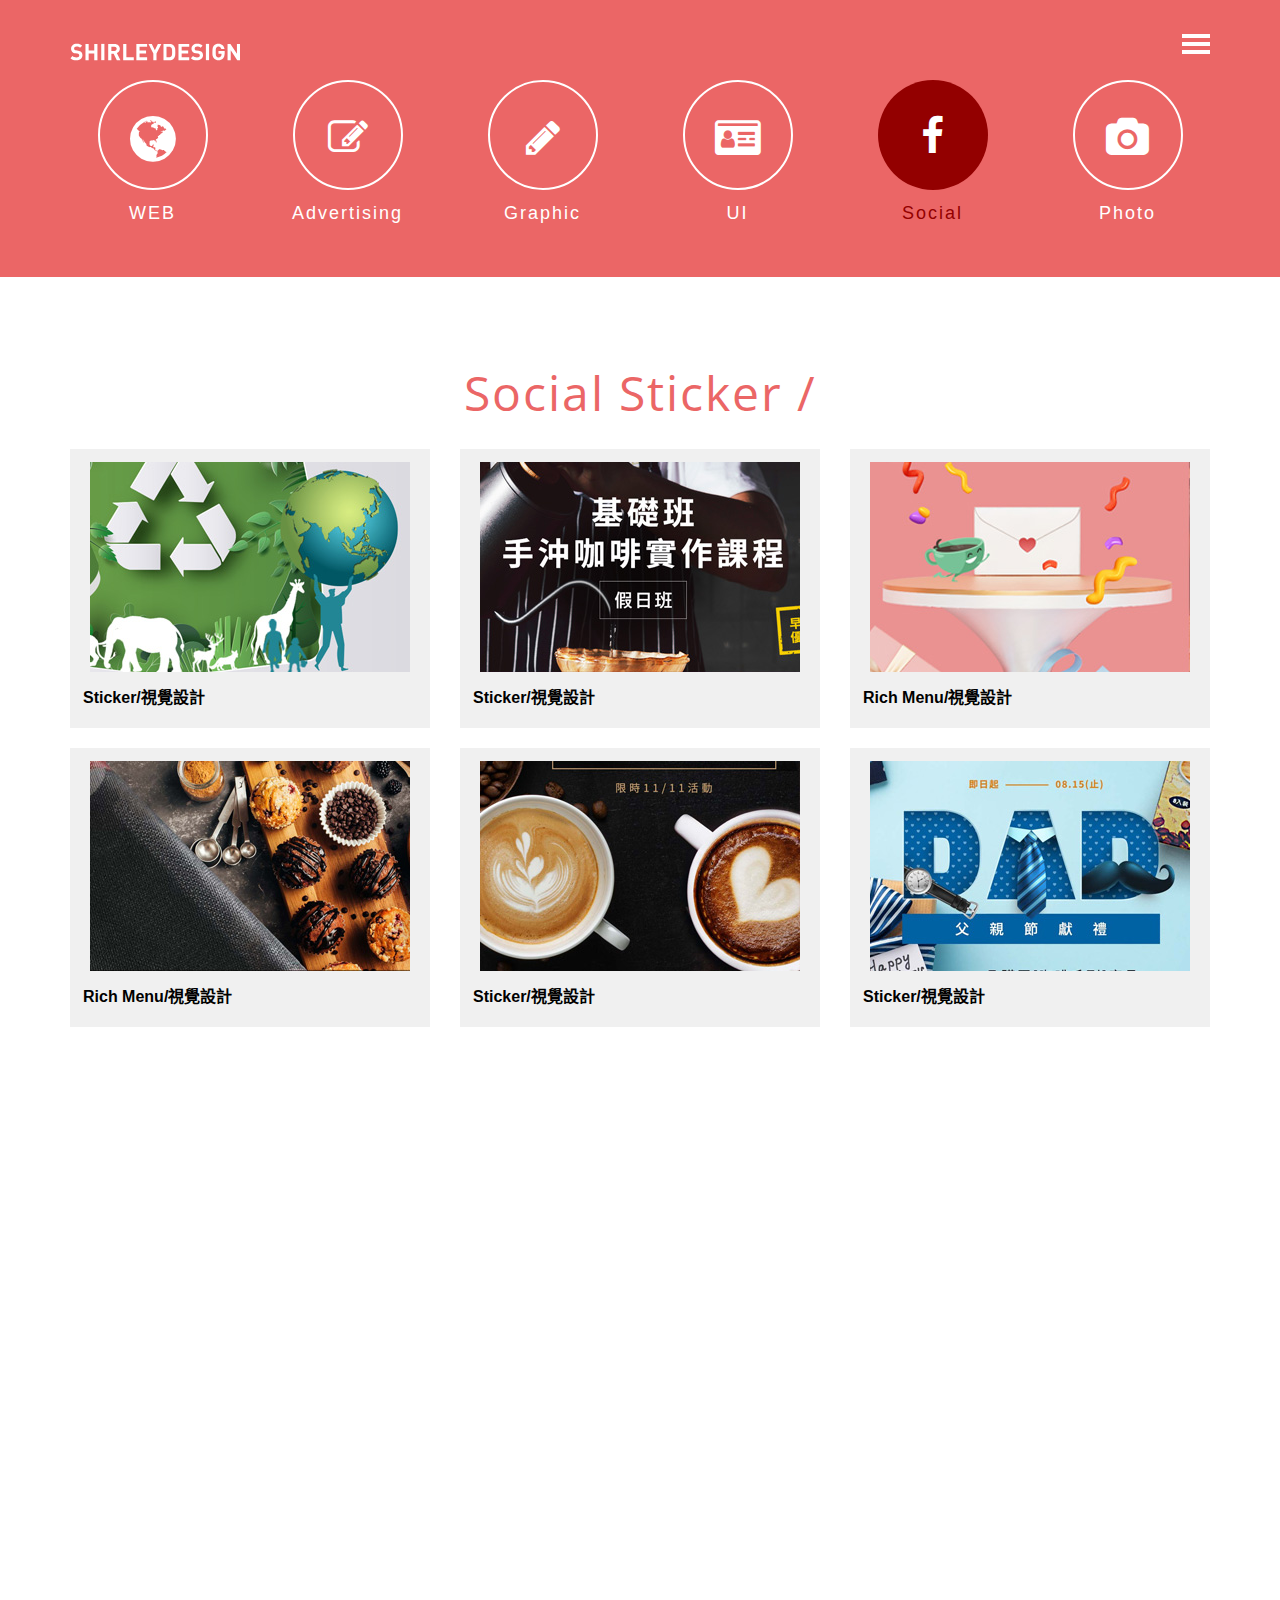
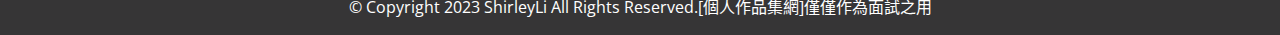
<file: works-fb.html>
<!DOCTYPE html>
<!--[if IE 8]> <html lang="en" class="ie8 no-js"> <![endif]-->
<!--[if IE 9]> <html lang="en" class="ie9 no-js"> <![endif]-->
<!--[if !IE]><!-->
<html lang="zh-TW">

<head>
    <meta charset="utf-8">
    <meta http-equiv="X-UA-Compatible" content="IE=edge">
    <meta name="viewport" content="width=device-width, initial-scale=1">

    <title>Shirleyli - 個人設計作品集</title>

    <!-- Bootstrap CSS -->
    <link rel="stylesheet" href="https://maxcdn.bootstrapcdn.com/font-awesome/4.7.0/css/font-awesome.min.css">
    <link href="css/bootstrap.min.css" rel="stylesheet">

    <!-- Main stylesheet -->
    <link href="css/works_hallooou.css" rel="stylesheet">

    <!-- menu stylesheets -->
    <link href="css/animate.css" rel="stylesheet">

    <!-- Custom Fonts -->
    <link href="css/font-awesome.min.css" rel="stylesheet">
    <link href='http://fonts.googleapis.com/css?family=Raleway:100,600' rel='stylesheet' type='text/css'>
    <link href='http://fonts.googleapis.com/css?family=Open+Sans:300' rel='stylesheet' type='text/css'>

    <!--[if lt IE 9]>
      <script src="https://oss.maxcdn.com/html5shiv/3.7.2/html5shiv.min.js"></script>
      <script src="https://oss.maxcdn.com/respond/1.4.2/respond.min.js"></script>
      <script>
        document.createElement('video');
      </script>
    <![endif]-->

</head>

<body id="home">
    <!-- navbar -->
    <nav class="navbar navbar-custom navbar-fixed-top" role="navigation">
        <div class="container">
            <div class="navbar-header pull-left">
                <a class="navbar-brand page-scroll" href="index.html">
                    <!-- logo/text -->
                    <span class="brand-logo"><img src="images/logo.svg" width="170px"  alt="ShirleyLi - Web Designer" title="ShirleyLi - Web Designer" class="img-responsive"></span>
                </a>
            </div>
            <div class="main-nav pull-right">
                <div class="button_container toggle">
                    <span class="top"></span>
                    <span class="middle"></span>
                    <span class="bottom"></span>
                </div>
            </div>
            <div class="overlay" id="overlay">
                <nav>
                    <div class="row">
                        <div class="overlay-menu">
                            <ul>
                                <li>
                                    <a href="index.html">HOME</a>
                                </li>
                            </ul>
                        </div>
                    </div>
                    <div class="row">
                        <div class="item">
                            <a data-toggle="collapse" data-parent="#exampleAccordion" href="#exampleAccordion2" aria-expanded="false" aria-controls="exampleAccordion2">
                                WORKS
                                <i class="fa fa-angle-down"></i>
                            </a>
                        </div>
                    </div>
                    <div class="row item-text">
                        <div id="exampleAccordion2" class="collapse" role="tabpanel">
                            <ul>
                                <li>
                                    <a href="works-web.html">Web</a>
                                </li>
                                <li>
                                    <a href="works-advertising.html">Advertising</a>
                                </li>
                                <li>
                                    <a href="works-graphic.html">Graphic</a>
                                </li>
                                <li>
                                    <a href="works-ui.html">UI</a>
                                </li>
                                <li>
                                    <a href="works-fb.html">Social</a>
                                </li>
                                <li>
                                    <a href="works-photo.html">Photo</a>
                                </li>
                            </ul>
                        </div>
                    </div>
                </nav>
            </div>
        </div>
    </nav><!-- /.navbar -->
            
    <!-- works-menu -->
    <section id="works-menu" class="works content-section text-center">
        <div class="container">
            <div class="row">
                <div class="works-dark">
                    <div class="col-xs-12 col-sm-2 col-md-2 wow fadeInLeft animated" data-wow-delay="0.5s">
                        <div class="works-icon-dark">
                            <a href="works-web.html">
                                <i class="fa fa-globe fa-lg" aria-hidden="true"></i>
                            </a>
                        </div>
                        <a href="works-web.html">
                            <h4 class="works-text-dark">WEB</h4>
                        </a>
                    </div>
                    <div class="col-xs-12 col-sm-2 col-md-2 wow fadeInLeft animated" data-wow-delay="0.5s">
                        <a href="works-advertising.html">
                            <div class="works-icon-dark">
                                <i class="fa  fa-pencil-square-o" aria-hidden="true"></i>
                            </div>
                        </a>
                       <a href="works-advertising.html">
                        <h4 class="works-text-dark">Advertising</h4>
                       </a>
                    </div>
                    <div class="col-xs-12 col-sm-2 col-md-2 wow fadeInLeft animated" data-wow-delay="0.5s">
                        <a href="works-graphic.html">
                            <div class="works-icon-dark">
                                <i class="fa fa-pencil" aria-hidden="true"></i>
                            </div>
                        </a>
                        <a href="works-graphic.html">
                            <h4 class="works-text-dark">Graphic</h4>
                        </a>
                    </div>
                    <div class="col-xs-12 col-sm-2 col-md-2 wow fadeInLeft animated" data-wow-delay="0.5s">
                        <a href="works-ui.html">
                            <div class="works-icon-dark">
                                <i class="fa fa-id-card" aria-hidden="true"></i>
                            </div>
                        </a>
                        <a href="works-ui.html">
                            <h4 class="works-text-dark">UI</h4>
                        </a>
                    </div>
                </div>
                <div class="works-danger">
                    <div class="col-xs-12 col-sm-2 col-md-2 wow bounceIn animated" data-wow-delay="0.5s">
                        <div class="works-icon">
                            <i class="fa fa-facebook" aria-hidden="true"></i>
                        </div>
                        <h4 class="works-text">Social</h4>
                    </div>
                </div>
                <div class="works-dark">
                    <div class="col-xs-12 col-sm-2 col-md-2 wow fadeInRight animated" data-wow-delay="0.5s">
                        <a href="works-photo.html">
                            <div class="works-icon-dark">
                                <i class="fa fa-camera" aria-hidden="true"></i>
                            </div>
                        </a>
                        <a href="works-photo.html">
                            <h4 class="works-text-dark">Photo</h4>
                        </a>                       
                    </div>
                    <div class="clearfix"></div>
                </div>
            </div>
        </div>
    </section><!-- /.works-menu -->

    <!-- works h1 -->
    <section id="works" class="contact content-section text-center">
        <div class="container">
            <div class="row">
                <div class="col-md-12">
                    <h1>Social Sticker /</h1>
                </div>
            </div>
        </div>
        
        <!-- works info -->
        <div class="container">
            <div class="row">
                <div class="col-xs-12 col-sm-6 col-md-4 col-md-lg-3 wow fadeInRight animated">
                    <a class="thumbnail" data-toggle="modal" data-target="#picModal1">
                        <img src="images/fb/fb1.jpg" alt="" >
                        <div class="portfolio-box-text">
                            <h3>Sticker/視覺設計</h3>
                        </div>
                    </a>
                </div>
                <div class="col-xs-12 col-sm-6 col-md-4 col-md-lg-3 wow fadeInRight animated">
                    <a class="thumbnail" data-toggle="modal" data-target="#picModal2">
                        <img src="images/fb/fb2.jpg" alt="" >
                        <div class="portfolio-box-text">
                            <h3>Sticker/視覺設計</h3>
                        </div>
                    </a>
                </div>
                <div class="col-xs-12 col-sm-6 col-md-4 col-md-lg-3 wow fadeInRight animated">
                    <a class="thumbnail" data-toggle="modal" data-target="#picModal3">
                        <img src="images/fb/fb3.jpg" alt="" >
                        <div class="portfolio-box-text">
                            <h3>Rich Menu/視覺設計</h3>
                        </div>
                    </a>
                </div>
                <div class="col-xs-12 col-sm-6 col-md-4 col-md-lg-3 wow fadeInRight animated">
                    <a class="thumbnail" data-toggle="modal" data-target="#picModal4">
                        <img src="images/fb/fb4.jpg" alt="" >
                        <div class="portfolio-box-text">
                            <h3>Rich Menu/視覺設計</h3>
                        </div>
                    </a>
                </div>
                <div class="col-xs-12 col-sm-6 col-md-4 col-md-lg-3 wow fadeInRight animated">
                    <a class="thumbnail" data-toggle="modal" data-target="#picModal5">
                        <img src="images/fb/fb5.jpg" alt="" >
                        <div class="portfolio-box-text">
                            <h3>Sticker/視覺設計</h3>
                        </div>
                    </a>
                </div>
                <div class="col-xs-12 col-sm-6 col-md-4 col-md-lg-3 wow fadeInRight animated">
                    <a class="thumbnail" data-toggle="modal" data-target="#picModal6">
                        <img src="images/fb/fb6.jpg" alt="" >
                        <div class="portfolio-box-text">
                            <h3>Sticker/視覺設計</h3>
                        </div>
                    </a>
                </div>
                <div class="col-xs-12 col-sm-6 col-md-4 col-md-lg-3 wow fadeInRight animated">
                    <a class="thumbnail" data-toggle="modal" data-target="#picModal7">
                        <img src="images/fb/fb7.jpg" alt="" >
                        <div class="portfolio-box-text">
                            <h3>Sticker/視覺設計</h3>
                        </div>
                    </a>
                </div>
                <div class="col-xs-12 col-sm-6 col-md-4 col-md-lg-3 wow fadeInRight animated">
                    <a class="thumbnail" data-toggle="modal" data-target="#picModal8">
                        <img src="images/fb/fb8.jpg" alt="" >
                        <div class="portfolio-box-text">
                            <h3>Sticker/視覺設計</h3>
                        </div>
                    </a>
                </div>
                <div class="col-xs-12 col-sm-6 col-md-4 col-md-lg-3 wow fadeInRight animated">
                    <a class="thumbnail" data-toggle="modal" data-target="#picModal9">
                        <img src="images/fb/fb9.jpg" alt="" >
                        <div class="portfolio-box-text">
                            <h3>Sticker/視覺設計</h3>
                        </div>
                    </a>
                </div>
                <div class="col-xs-12 col-sm-6 col-md-4 col-md-lg-3 wow fadeInRight animated">
                    <a class="thumbnail" data-toggle="modal" data-target="#picModal10">
                        <img src="images/fb/fb10.jpg" alt="">
                        <div class="portfolio-box-text">
                            <h3>Sticker/視覺設計</h3>
                        </div>
                    </a>
                </div>
                <div class="col-xs-12 col-sm-6 col-md-4 col-md-lg-3 wow fadeInRight animated">
                    <a class="thumbnail" data-toggle="modal" data-target="#picModal11">
                        <img src="images/fb/fb11.jpg" alt="">
                        <div class="portfolio-box-text">
                            <h3>Sticker/視覺設計</h3>
                        </div>
                    </a>
                </div>
                <div class="col-xs-12 col-sm-6 col-md-4 col-md-lg-3 wow fadeInRight animated">
                    <a class="thumbnail" data-toggle="modal" data-target="#picModal12">
                        <img src="images/fb/fb12.jpg" alt="">
                        <div class="portfolio-box-text">
                            <h3>Sticker/視覺設計</h3>
                        </div>
                    </a>
                </div>
                <div class="col-xs-12 col-sm-6 col-md-4 col-md-lg-3 wow fadeInRight animated">
                    <a class="thumbnail" data-toggle="modal" data-target="#picModal13">
                        <img src="images/fb/fb13.jpg" alt="">
                        <div class="portfolio-box-text">
                            <h3>Sticker/視覺設計</h3>
                        </div>
                    </a>
                </div>
                <div class="col-xs-12 col-sm-6 col-md-4 col-md-lg-3 wow fadeInRight animated">
                    <a class="thumbnail" data-toggle="modal" data-target="#picModal14">
                        <img src="images/fb/fb14.jpg" alt="">
                        <div class="portfolio-box-text">
                            <h3>Sticker/視覺設計</h3>
                        </div>
                    </a>
                </div>
                <div class="col-xs-12 col-sm-6 col-md-4 col-md-lg-3 wow fadeInRight animated">
                    <a class="thumbnail" data-toggle="modal" data-target="#picModal15">
                        <img src="images/fb/fb15.jpg" alt="">
                        <div class="portfolio-box-text">
                            <h3>Sticker/視覺設計</h3>
                        </div>
                    </a>
                </div>
                <div class="col-xs-12 col-sm-6 col-md-4 col-md-lg-3 wow fadeInRight animated">
                    <a class="thumbnail" data-toggle="modal" data-target="#picModal16">
                        <img src="images/fb/fb16.jpg" alt="" >
                        <div class="portfolio-box-text">
                            <h3>Sticker/視覺設計、拍照</Stickerh3>
                        </div>
                    </a>
                </div>
                <div class="col-xs-12 col-sm-6 col-md-4 col-md-lg-3 wow fadeInRight animated">
                    <a class="thumbnail" data-toggle="modal" data-target="#picModal17">
                        <img src="images/fb/fb17.jpg" alt="">
                        <div class="portfolio-box-text">
                            <h3>Sticker/視覺設計、拍照</h3>
                        </div>
                    </a>
                </div>
                <div class="col-xs-12 col-sm-6 col-md-4 col-md-lg-3 wow fadeInRight animated">
                    <a class="thumbnail" data-toggle="modal" data-target="#picModal18">
                        <img src="images/fb/fb18.jpg" alt="">
                        <div class="portfolio-box-text">
                            <h3>Sticker/視覺設計、拍照</h3>
                        </div>
                    </a>
                </div>
                <div class="col-xs-12 col-sm-6 col-md-4 col-md-lg-3 wow fadeInRight animated">
                    <a class="thumbnail" data-toggle="modal" data-target="#picModal19">
                        <img src="images/fb/fb19.jpg" alt="">
                        <div class="portfolio-box-text">
                            <h3>Sticker/視覺設計</h3>
                        </div>
                    </a>
                </div>
                <div class="col-xs-12 col-sm-6 col-md-4 col-md-lg-3 wow fadeInRight animated">
                    <a class="thumbnail" data-toggle="modal" data-target="#picModal20">
                        <img src="images/fb/fb20.jpg" alt="">
                        <div class="portfolio-box-text">
                            <h3>Sticker/視覺設計</h3>
                        </div>
                    </a>
                </div>
                <div class="col-xs-12 col-sm-6 col-md-4 col-md-lg-3 wow fadeInRight animated">
                    <a class="thumbnail" data-toggle="modal" data-target="#picModal21">
                        <img src="images/fb/fb21.jpg" alt="">
                        <div class="portfolio-box-text">
                            <h3>Sticker/視覺設計</h3>
                        </div>
                    </a>
                </div>
                <div class="col-xs-12 col-sm-6 col-md-4 col-md-lg-3 wow fadeInRight animated">
                    <a class="thumbnail" data-toggle="modal" data-target="#picModal22">
                        <img src="images/fb/fb22.jpg" alt="">
                        <div class="portfolio-box-text">
                            <h3>Sticker/視覺設計</h3>
                        </div>
                    </a>
                </div>
                <div class="col-xs-12 col-sm-6 col-md-4 col-md-lg-3 wow fadeInRight animated">
                    <a class="thumbnail" data-toggle="modal" data-target="#picModal23">
                        <img src="images/fb/fb23.jpg" alt="">
                        <div class="portfolio-box-text">
                            <h3>Sticker/視覺設計</h3>
                        </div>
                    </a>
                </div>
                <div class="col-xs-12 col-sm-6 col-md-4 col-md-lg-3 wow fadeInRight animated">
                    <a class="thumbnail" data-toggle="modal" data-target="#picModal24">
                        <img src="images/fb/fb24.jpg" alt="">
                        <div class="portfolio-box-text">
                            <h3>Sticker/視覺設計、拍照</h3>
                        </div>
                    </a>
                </div>
                <div class="col-xs-12 col-sm-6 col-md-4 col-md-lg-3 wow fadeInRight animated">
                    <a class="thumbnail" data-toggle="modal" data-target="#picModal25">
                        <img src="images/fb/fb25.jpg" alt="">
                        <div class="portfolio-box-text">
                            <h3>Sticker/視覺設計、拍照</h3>
                        </div>
                    </a>
                </div>
                <div class="col-xs-12 col-sm-6 col-md-4 col-md-lg-3 wow fadeInRight animated">
                    <a class="thumbnail" data-toggle="modal" data-target="#picModal26">
                        <img src="images/fb/fb26.jpg" alt="">
                        <div class="portfolio-box-text">
                            <h3>Sticker/視覺設計</h3>
                        </div>
                    </a>
                </div>
                <div class="col-xs-12 col-sm-6 col-md-4 col-md-lg-3 wow fadeInRight animated">
                    <a class="thumbnail" data-toggle="modal" data-target="#picModal27">
                        <img src="images/fb/fb27.jpg" alt="">
                        <div class="portfolio-box-text">
                            <h3>Sticker/視覺設計</h3>
                        </div>
                    </a>
                </div>
            </div>
        </div>
    </section><!-- /.works info-->
    
    <!-- Footer -->
    <footer>
        <div class="copynote">
            <div class="container">
                <div class="row">
                    <div class="col-md-12 text-center">
                        &copy; Copyright 2023 ShirleyLi All Rights Reserved.[個人作品集網]僅僅作為面試之用
                    </div>
                </div>
            </div>
        </div>
    </footer><!-- /.footer -->


    <!-- Modal work info -->
    <div class="modal fade" id="picModal1" tabindex="-1" role="dialog" aria-labelledby="exampleModalLongTitle" aria-hidden="true">
        <div class="modal-dialog" role="document">
            <div class="modal-content">
                <div class="modal-header">
                    <button type="button" class="close" data-dismiss="modal" aria-label="Close">
                        <span aria-hidden="true">&times;</span>
                    </button>
                    <a>
                        <img src="images/fb/fb1@2x.jpg" width="100%"  title="世界地球日" alt="世界地球日">
                    </a>
                </div>
            </div>
        </div>
    </div>
    <div class="modal fade" id="picModal2" tabindex="-1" role="dialog" aria-labelledby="exampleModalLongTitle" aria-hidden="true">
        <div class="modal-dialog" role="document">
            <div class="modal-content">
                <div class="modal-header">
                    <button type="button" class="close" data-dismiss="modal" aria-label="Close">
                        <span aria-hidden="true">&times;</span>
                    </button>
                    <a>
                        <img src="images/fb/fb2@2x.jpg" width="100%"  title="咖啡課程" alt="咖啡課程">
                    </a>
                </div>
            </div>
        </div>
    </div>
    <div class="modal fade" id="picModal3" tabindex="-1" role="dialog" aria-labelledby="exampleModalLongTitle" aria-hidden="true">
        <div class="modal-dialog" role="document">
            <div class="modal-content">
                <div class="modal-header">
                    <button type="button" class="close" data-dismiss="modal" aria-label="Close">
                        <span aria-hidden="true">&times;</span>
                    </button>
                    <a>
                        <img src="images/fb/fb3@2x.jpg" width="100%"  title="LINE圖文選單" alt="LINE圖文選單">
                    </a>
                </div>
            </div>
        </div>
    </div>
    <div class="modal fade" id="picModal4" tabindex="-1" role="dialog" aria-labelledby="exampleModalLongTitle" aria-hidden="true">
        <div class="modal-dialog" role="document">
            <div class="modal-content">
                <div class="modal-header">
                    <button type="button" class="close" data-dismiss="modal" aria-label="Close">
                        <span aria-hidden="true">&times;</span>
                    </button>
                    <a>
                        <img src="images/fb/fb4@2x.jpg" width="100%"  title="商品介紹" alt="商品介紹">
                    </a>
                </div>
            </div>
        </div>
    </div>
    <div class="modal fade" id="picModal5" tabindex="-1" role="dialog" aria-labelledby="exampleModalLongTitle" aria-hidden="true">
        <div class="modal-dialog" role="document">
            <div class="modal-content">
                <div class="modal-header">
                    <button type="button" class="close" data-dismiss="modal" aria-label="Close">
                        <span aria-hidden="true">&times;</span>
                    </button>
                    <a>
                        <img src="images/fb/fb5@2x.jpg" width="100%"  title="活動半價" alt="活動半價">
                    </a>
                </div>
            </div>
        </div>
    </div>
    <div class="modal fade" id="picModal6" tabindex="-1" role="dialog" aria-labelledby="exampleModalLongTitle" aria-hidden="true">
        <div class="modal-dialog" role="document">
            <div class="modal-content">
                <div class="modal-header">
                    <button type="button" class="close" data-dismiss="modal" aria-label="Close">
                        <span aria-hidden="true">&times;</span>
                    </button>
                    <a>
                        <img src="images/fb/fb6@2x.jpg" width="100%"  title="父親節" alt="父親節">
                    </a>
                </div>
            </div>
        </div>
    </div>
    <div class="modal fade" id="picModal7" tabindex="-1" role="dialog" aria-labelledby="exampleModalLongTitle" aria-hidden="true">
        <div class="modal-dialog" role="document">
            <div class="modal-content">
                <div class="modal-header">
                    <button type="button" class="close" data-dismiss="modal" aria-label="Close">
                        <span aria-hidden="true">&times;</span>
                    </button>
                    <a>
                        <img src="images/fb/fb7@2x.jpg" width="100%"  title="商品介紹" alt="商品介紹">
                    </a>
                </div>
            </div>
        </div>
    </div>
    <div class="modal fade" id="picModal8" tabindex="-1" role="dialog" aria-labelledby="exampleModalLongTitle" aria-hidden="true">
        <div class="modal-dialog" role="document">
            <div class="modal-content">
                <div class="modal-header">
                    <button type="button" class="close" data-dismiss="modal" aria-label="Close">
                        <span aria-hidden="true">&times;</span>
                    </button>
                    <a>
                        <img src="images/fb/fb8@2x.jpg" width="100%"  title="促銷活動" alt="促銷活動">
                    </a>
                </div>
            </div>
        </div>
    </div>
    <div class="modal fade" id="picModal9" tabindex="-1" role="dialog" aria-labelledby="exampleModalLongTitle" aria-hidden="true">
        <div class="modal-dialog" role="document">
            <div class="modal-content">
                <div class="modal-header">
                    <button type="button" class="close" data-dismiss="modal" aria-label="Close">
                        <span aria-hidden="true">&times;</span>
                    </button>
                    <a>
                        <img src="images/fb/fb9@2x.jpg" width="100%" title="新品活動" alt="新品活動">
                    </a>
                </div>
            </div>
        </div>
    </div>
   <div class="modal fade" id="picModal10" tabindex="-1" role="dialog" aria-labelledby="exampleModalLongTitle" aria-hidden="true">
        <div class="modal-dialog" role="document">
            <div class="modal-content">
                <div class="modal-header">
                    <button type="button" class="close" data-dismiss="modal" aria-label="Close">
                        <span aria-hidden="true">&times;</span>
                    </button>
                    <a>
                        <img src="images/fb/fb10@2x.jpg" width="100%" title="促銷活動" alt="促銷活動">
                    </a>
                </div>
            </div>
        </div>
    </div>
    <div class="modal fade" id="picModal11" tabindex="-1" role="dialog" aria-labelledby="exampleModalLongTitle" aria-hidden="true">
        <div class="modal-dialog" role="document">
            <div class="modal-content">
                <div class="modal-header">
                    <button type="button" class="close" data-dismiss="modal" aria-label="Close">
                        <span aria-hidden="true">&times;</span>
                    </button>
                    <a>
                        <img src="images/fb/fb11@2x.jpg" width="100%" title="促銷活動" alt="促銷活動">
                    </a>
                </div>
            </div>
        </div>
    </div>
    <div class="modal fade" id="picModal12" tabindex="-1" role="dialog" aria-labelledby="exampleModalLongTitle" aria-hidden="true">
        <div class="modal-dialog" role="document">
            <div class="modal-content">
                <div class="modal-header">
                    <button type="button" class="close" data-dismiss="modal" aria-label="Close">
                        <span aria-hidden="true">&times;</span>
                    </button>
                    <a>
                        <img src="images/fb/fb12@2x.jpg" width="100%" title="知識生活" alt="知識生活">
                    </a>
                </div>
            </div>
        </div>
    </div>
    <div class="modal fade" id="picModal13" tabindex="-1" role="dialog" aria-labelledby="exampleModalLongTitle" aria-hidden="true">
        <div class="modal-dialog" role="document">
            <div class="modal-content">
                <div class="modal-header">
                    <button type="button" class="close" data-dismiss="modal" aria-label="Close">
                        <span aria-hidden="true">&times;</span>
                    </button>
                    <a>
                        <img src="images/fb/fb13@2x.jpg" width="100%" title="知識生活" alt="知識生活">
                    </a>
                </div>
            </div>
        </div>
    </div>
    <div class="modal fade" id="picModal14" tabindex="-1" role="dialog" aria-labelledby="exampleModalLongTitle" aria-hidden="true">
        <div class="modal-dialog" role="document">
            <div class="modal-content">
                <div class="modal-header">
                    <button type="button" class="close" data-dismiss="modal" aria-label="Close">
                        <span aria-hidden="true">&times;</span>
                    </button>
                    <a>
                        <img src="images/fb/fb14@2x.jpg" width="100%" title="知識生活" alt="知識生活">
                    </a>
                </div>
            </div>
        </div>
    </div>
    <div class="modal fade" id="picModal15" tabindex="-1" role="dialog" aria-labelledby="exampleModalLongTitle" aria-hidden="true">
        <div class="modal-dialog" role="document">
            <div class="modal-content">
                <div class="modal-header">
                    <button type="button" class="close" data-dismiss="modal" aria-label="Close">
                        <span aria-hidden="true">&times;</span>
                    </button>
                    <a>
                        <img src="images/fb/fb15@2x.jpg" width="100%"  title="聖誕活動" alt="聖誕活動">
                    </a>
                </div>
            </div>
        </div>
    </div>
    <div class="modal fade" id="picModal16" tabindex="-1" role="dialog" aria-labelledby="exampleModalLongTitle" aria-hidden="true">
        <div class="modal-dialog" role="document">
            <div class="modal-content">
                <div class="modal-header">
                    <button type="button" class="close" data-dismiss="modal" aria-label="Close">
                        <span aria-hidden="true">&times;</span>
                    </button>
                    <a>
                        <img src="images/fb/fb16@2x.jpg" width="100%" title="88節活動" alt="88節活動">
                    </a>
                </div>
            </div>
        </div>
    </div>
   <div class="modal fade" id="picModal17" tabindex="-1" role="dialog" aria-labelledby="exampleModalLongTitle" aria-hidden="true">
        <div class="modal-dialog" role="document">
            <div class="modal-content">
                <div class="modal-header">
                    <button type="button" class="close" data-dismiss="modal" aria-label="Close">
                        <span aria-hidden="true">&times;</span>
                    </button>
                    <a>
                        <img src="images/fb/fb17@2x.jpg" width="100%" title="氣墊梳" alt="氣墊梳">
                    </a>
                </div>
            </div>
        </div>
    </div>
    <div class="modal fade" id="picModal18" tabindex="-1" role="dialog" aria-labelledby="exampleModalLongTitle" aria-hidden="true">
        <div class="modal-dialog" role="document">
            <div class="modal-content">
                <div class="modal-header">
                    <button type="button" class="close" data-dismiss="modal" aria-label="Close">
                        <span aria-hidden="true">&times;</span>
                    </button>
                    <a>
                        <img src="images/fb/fb18@2x.jpg" width="100%" title="88節活動" alt="88節活動">
                    </a>
                </div>
            </div>
        </div>
    </div>
    <div class="modal fade" id="picModal19" tabindex="-1" role="dialog" aria-labelledby="exampleModalLongTitle" aria-hidden="true">
        <div class="modal-dialog" role="document">
            <div class="modal-content">
                <div class="modal-header">
                    <button type="button" class="close" data-dismiss="modal" aria-label="Close">
                        <span aria-hidden="true">&times;</span>
                    </button>
                    <a>
                        <img src="images/fb/fb19@2x.jpg" width="100%" title="促銷活動" alt="促銷活動">
                    </a>
                </div>
            </div>
        </div>
    </div>
    <div class="modal fade" id="picModal20" tabindex="-1" role="dialog" aria-labelledby="exampleModalLongTitle" aria-hidden="true">
        <div class="modal-dialog" role="document">
            <div class="modal-content">
                <div class="modal-header">
                    <button type="button" class="close" data-dismiss="modal" aria-label="Close">
                        <span aria-hidden="true">&times;</span>
                    </button>
                    <a>
                        <img src="images/fb/fb20@2x.jpg" width="100%" title="新品上市" alt="新品上市">
                    </a>
                </div>
            </div>
        </div>
    </div>
    <div class="modal fade" id="picModal21" tabindex="-1" role="dialog" aria-labelledby="exampleModalLongTitle" aria-hidden="true">
        <div class="modal-dialog" role="document">
            <div class="modal-content">
                <div class="modal-header">
                    <button type="button" class="close" data-dismiss="modal" aria-label="Close">
                        <span aria-hidden="true">&times;</span>
                    </button>
                    <a>
                        <img src="images/fb/fb21@2x.jpg" width="100%" title="促銷活動" alt="促銷活動">
                    </a>
                </div>
            </div>
        </div>
    </div>
    <div class="modal fade" id="picModal22" tabindex="-1" role="dialog" aria-labelledby="exampleModalLongTitle" aria-hidden="true">
        <div class="modal-dialog" role="document">
            <div class="modal-content">
                <div class="modal-header">
                    <button type="button" class="close" data-dismiss="modal" aria-label="Close">
                        <span aria-hidden="true">&times;</span>
                    </button>
                    <a>
                        <img src="images/fb/fb22@2x.jpg" width="100%" title="抵用券" alt="抵用券">
                    </a>
                </div>
            </div>
        </div>
    </div>
    <div class="modal fade" id="picModal23" tabindex="-1" role="dialog" aria-labelledby="exampleModalLongTitle" aria-hidden="true">
        <div class="modal-dialog" role="document">
            <div class="modal-content">
                <div class="modal-header">
                    <button type="button" class="close" data-dismiss="modal" aria-label="Close">
                        <span aria-hidden="true">&times;</span>
                    </button>
                    <a>
                        <img src="images/fb/fb23@2x.jpg" width="100%" title="免運活動" alt="免運活動">
                    </a>
                </div>
            </div>
        </div>
    </div>
    <div class="modal fade" id="picModal24" tabindex="-1" role="dialog" aria-labelledby="exampleModalLongTitle" aria-hidden="true">
        <div class="modal-dialog" role="document">
            <div class="modal-content">
                <div class="modal-header">
                    <button type="button" class="close" data-dismiss="modal" aria-label="Close">
                        <span aria-hidden="true">&times;</span>
                    </button>
                    <a>
                        <img src="images/fb/fb24@2x.jpg" width="100%" title="洗護步驟" alt="洗護步驟">
                    </a>
                </div>
            </div>
        </div>
    </div>
    <div class="modal fade" id="picModal25" tabindex="-1" role="dialog" aria-labelledby="exampleModalLongTitle" aria-hidden="true">
        <div class="modal-dialog" role="document">
            <div class="modal-content">
                <div class="modal-header">
                    <button type="button" class="close" data-dismiss="modal" aria-label="Close">
                        <span aria-hidden="true">&times;</span>
                    </button>
                    <a>
                        <img src="images/fb/fb25@2x.jpg" width="100%" title="商品介紹" alt="商品介紹">
                    </a>
                </div>
            </div>
        </div>
    </div>
    <div class="modal fade" id="picModal26" tabindex="-1" role="dialog" aria-labelledby="exampleModalLongTitle" aria-hidden="true">
        <div class="modal-dialog" role="document">
            <div class="modal-content">
                <div class="modal-header">
                    <button type="button" class="close" data-dismiss="modal" aria-label="Close">
                        <span aria-hidden="true">&times;</span>
                    </button>
                    <a>
                        <img src="images/fb/fb26@2x.jpg" width="100%" title="商品介紹" alt="商品介紹">
                    </a>
                </div>
            </div>
        </div>
    </div>
    <div class="modal fade" id="picModal27" tabindex="-1" role="dialog" aria-labelledby="exampleModalLongTitle" aria-hidden="true">
        <div class="modal-dialog" role="document">
            <div class="modal-content">
                <div class="modal-header">
                    <button type="button" class="close" data-dismiss="modal" aria-label="Close">
                        <span aria-hidden="true">&times;</span>
                    </button>
                    <a>
                        <img src="images/fb/fb27@2x.jpg" width="100%" title="過年活動" alt="過年活動">
                    </a>
                </div>
            </div>
        </div>
    </div>
  
    <!-- / .Modal container work2 -->



    <!-- jQuery -->
    <script src="js/jquery.min.js"></script>

    <!-- Bootstrap Core JavaScript -->
    <script src="js/bootstrap.min.js"></script>
    <script src="js/wow.min.js"></script>

    <!-- Custom JavaScript -->
    <script src="js/hallooou.js"></script>
</body>

</html>
</file>
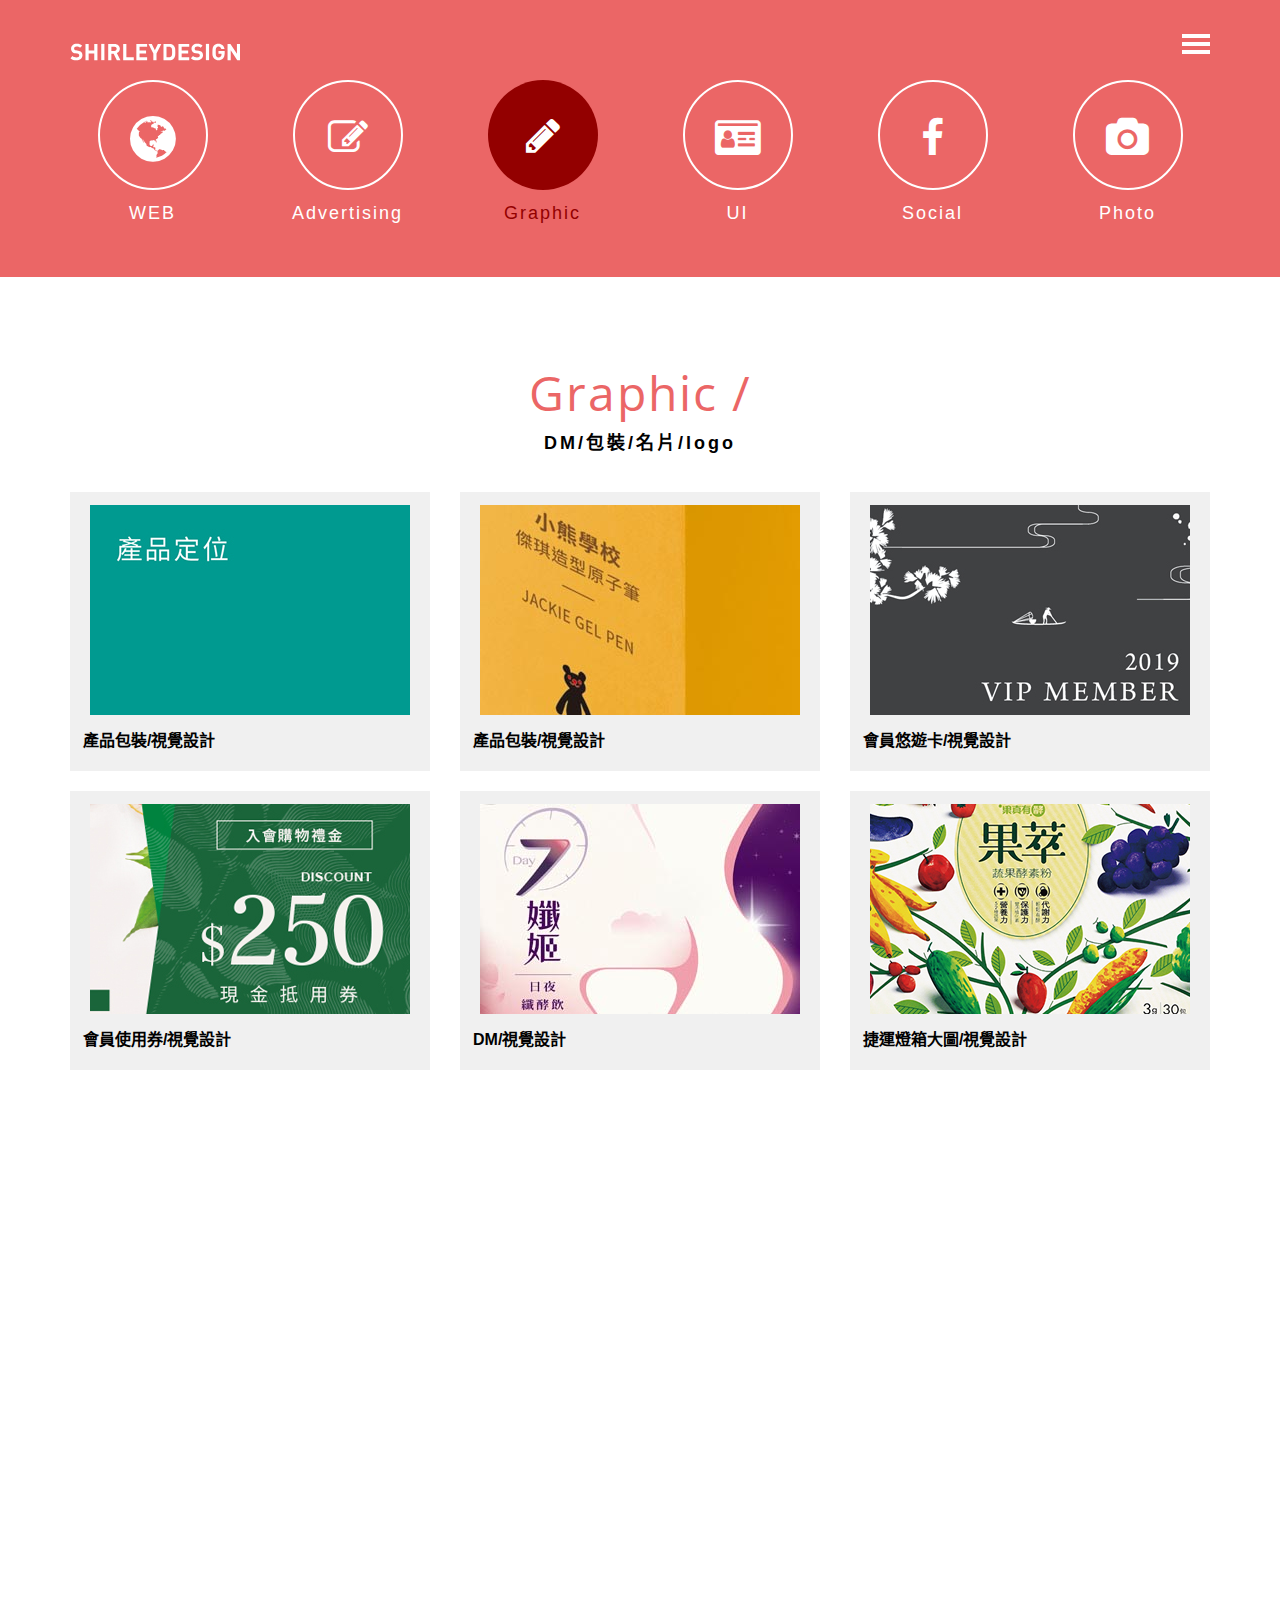
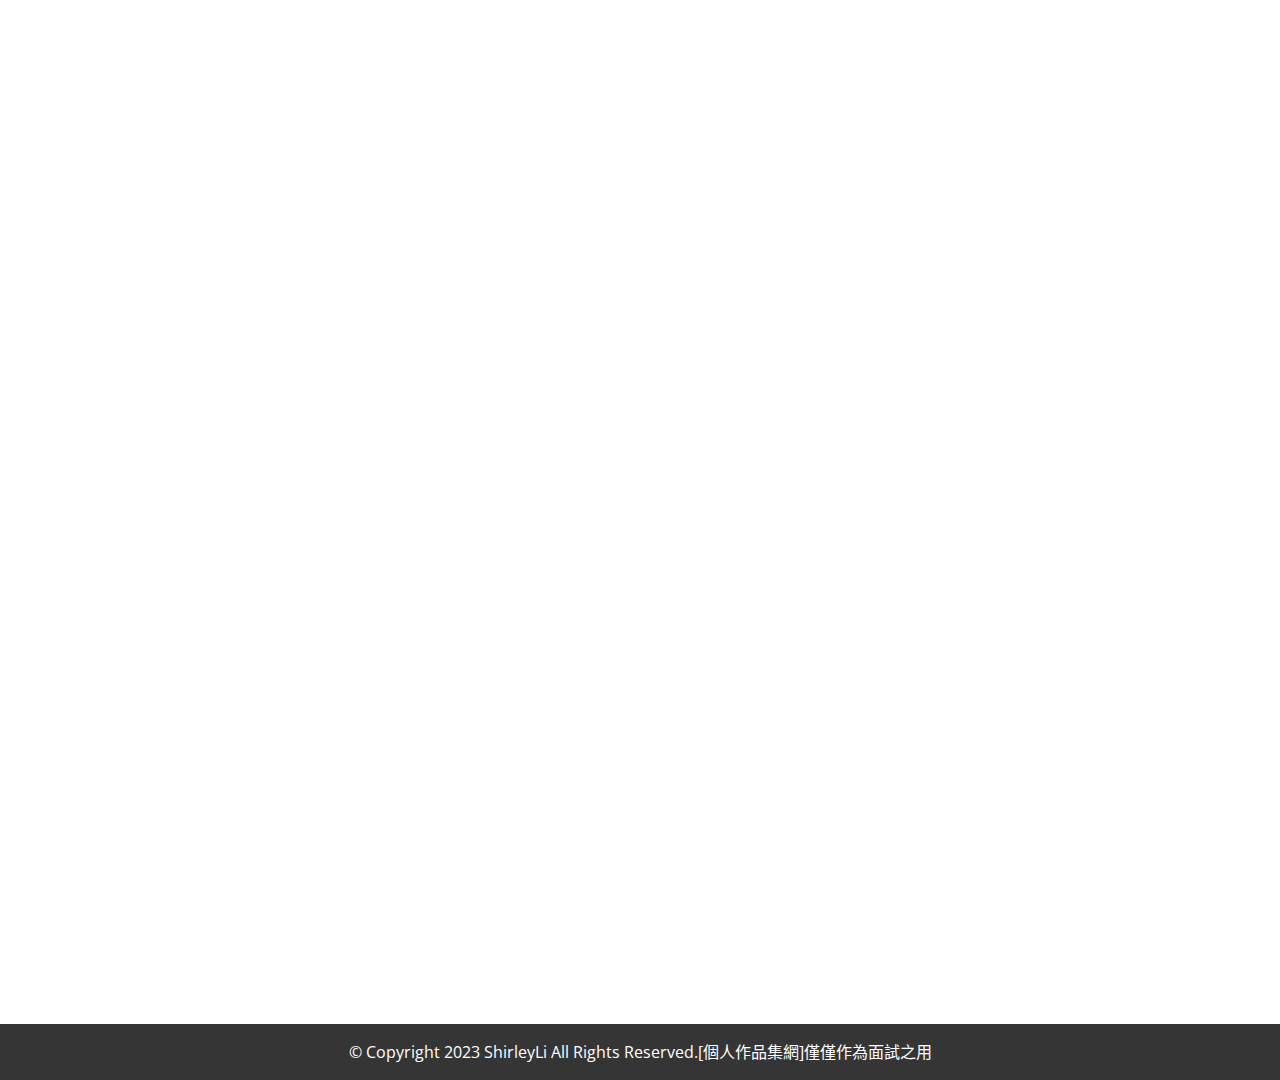
<file: works-graphic.html>
<!DOCTYPE html>
<!--[if IE 8]> <html lang="en" class="ie8 no-js"> <![endif]-->
<!--[if IE 9]> <html lang="en" class="ie9 no-js"> <![endif]-->
<!--[if !IE]><!-->
<html lang="zh-TW">

<head>
    <meta charset="utf-8">
    <meta http-equiv="X-UA-Compatible" content="IE=edge">
    <meta name="viewport" content="width=device-width, initial-scale=1">

    <title>Shirleyli - 個人設計作品集</title>

    <!-- Bootstrap CSS -->
    <link rel="stylesheet" href="https://maxcdn.bootstrapcdn.com/font-awesome/4.7.0/css/font-awesome.min.css">
    <link href="css/bootstrap.min.css" rel="stylesheet">

    <!-- Main stylesheet -->
    <link href="css/works_hallooou.css" rel="stylesheet">

    <!-- menu stylesheets -->
    <link href="css/animate.css" rel="stylesheet">

    <!-- Custom Fonts -->
    <link href="css/font-awesome.min.css" rel="stylesheet">
    <link href='http://fonts.googleapis.com/css?family=Raleway:100,600' rel='stylesheet' type='text/css'>
    <link href='http://fonts.googleapis.com/css?family=Open+Sans:300' rel='stylesheet' type='text/css'>

    <!--[if lt IE 9]>
      <script src="https://oss.maxcdn.com/html5shiv/3.7.2/html5shiv.min.js"></script>
      <script src="https://oss.maxcdn.com/respond/1.4.2/respond.min.js"></script>
      <script>
        document.createElement('video');
      </script>
    <![endif]-->

</head>

<body id="home">
    <!-- navbar -->
    <nav class="navbar navbar-custom navbar-fixed-top" role="navigation">
        <div class="container">
            <div class="navbar-header pull-left">
                <a class="navbar-brand page-scroll" href="index.html">
                    <!-- logo/text -->
                    <span class="brand-logo"><img src="images/logo.svg" width="170px"  alt="ShirleyLi - Web Designer" title="ShirleyLi - Web Designer" class="img-responsive"></span>
                </a>
            </div>
            <div class="main-nav pull-right">
                <div class="button_container toggle">
                    <span class="top"></span>
                    <span class="middle"></span>
                    <span class="bottom"></span>
                </div>
            </div>
            <div class="overlay" id="overlay">
                <nav>
                    <div class="row">
                        <div class="overlay-menu">
                            <ul>
                                <li>
                                    <a href="index.html">HOME</a>
                                </li>
                            </ul>
                        </div>
                    </div>
                    <div class="row">
                        <div class="item">
                            <a data-toggle="collapse" data-parent="#exampleAccordion" href="#exampleAccordion2" aria-expanded="false" aria-controls="exampleAccordion2">
                                WORKS
                                <i class="fa fa-angle-down"></i>
                            </a>
                        </div>
                    </div>
                    <div class="row item-text">
                        <div id="exampleAccordion2" class="collapse" role="tabpanel">
                            <ul>
                                <li>
                                    <a href="works-web.html">Web</a>
                                </li>
                                <li>
                                    <a href="works-advertising.html">Advertising</a>
                                </li>
                                <li>
                                    <a href="works-graphic.html">Graphic</a>
                                </li>
                                <li>
                                    <a href="works-ui.html">UI</a>
                                </li>
                                <li>
                                    <a href="works-fb.html">Social</a>
                                </li>
                                <li>
                                    <a href="works-photo.html">Photo</a>
                                </li>
                            </ul>
                        </div>
                    </div>
                </nav>
            </div>
        </div>
    </nav><!-- /.navbar -->
            
    <!-- works-menu -->
    <section id="works-menu" class="works content-section text-center">
        <div class="container">
            <div class="row">
                <div class="works-dark">
                    <div class="col-xs-12 col-sm-2 col-md-2 wow fadeInLeft animated" data-wow-delay="0.5s">
                        <a href="works-web.html">
                            <div class="works-icon-dark">
                                <i class="fa fa-globe fa-lg" aria-hidden="true"></i>
                            </div>
                        </a>
                        <a href="works-web.html">
                            <h4 class="works-text-dark">WEB</h4>
                        </a>
                    </div>
                    <div class="col-xs-12 col-sm-2 col-md-2 wow fadeInLeft animated" data-wow-delay="0.5s">
                        <div class="works-icon-dark">
                            <a href="works-advertising.html">
                                <i class="fa fa-pencil-square-o" aria-hidden="true"></i>
                            </a>
                        </div>
                        <a href="works-advertising.html">
                            <h4 class="works-text-dark">Advertising</h4>
                        </a>
                    </div>      
                </div>
    
                <div class="works-danger">
                    <div class="col-xs-12 col-sm-2 col-md-2 wow bounceIn animated" data-wow-delay="0.5s">
                        <div class="works-icon">
                            <i class="fa fa-pencil" aria-hidden="true"></i>
                        </div>
                        <h4 class="works-text">Graphic</h4>
                    </div>
                </div>
    
                <div class="works-dark">
                    <div class="col-xs-12 col-sm-2 col-md-2 wow fadeInRight animated" data-wow-delay="0.5s">
                        <div class="works-icon-dark">
                            <a href="works-ui.html">
                                <i class="fa fa-id-card" aria-hidden="true"></i>
                            </a>
                        </div>
                        <a href="works-ui.html">
                            <h4 class="works-text-dark">UI</h4>
                        </a>
                    </div>
                    <div class="col-xs-12 col-sm-2 col-md-2 wow fadeInRight animated" data-wow-delay="0.5s">
                        <a href="works-fb.html">
                            <div class="works-icon-dark">
                                <i class="fa fa-facebook" aria-hidden="true"></i>
                            </div>
                        </a>
                        <a href="works-fb.html">
                            <h4 class="works-text-dark">Social</h4>
                        </a>
                    </div>
                    <div class="col-xs-12 col-sm-2 col-md-2 wow fadeInRight animated" data-wow-delay="0.5s">
                        <a href="works-photo.html">
                            <div class="works-icon-dark">
                                <i class="fa fa-camera" aria-hidden="true"></i>
                            </div>
                        </a>
                        <a href="works-photo.html">
                            <h4 class="works-text-dark">Photo</h4>
                        </a>
                    </div>
                    <div class="clearfix"></div>
                </div>
            </div>
        </div>
    </section><!-- /.works-menu -->

    <!-- works h1 -->
    <section id="works" class="contact content-section text-center">
        <div class="container">
            <div class="row">
                <div class="col-md-12">
                    <h1>Graphic /</h1>
                    <p class="text">DM/包裝/名片/logo</p>
                </div>
            </div>
        </div>
        
        <!-- works info -->
        <div class="container">
            <div class="row">
                <div class="col-xs-12 col-sm-6 col-md-4 col-md-lg-3 wow fadeInRight animated">
                    <a class="thumbnail" data-toggle="modal" data-target="#picModal1">
                        <img src="images/graphic/graphic1.jpg" alt="" >
                        <div class="portfolio-box-text">
                            <h3>產品包裝/視覺設計</h3>
                        </div>
                    </a>
                </div>
                <div class="col-xs-12 col-sm-6 col-md-4 col-md-lg-3 wow fadeInRight animated">
                    <a class="thumbnail" data-toggle="modal" data-target="#picModal2">
                        <img src="images/graphic/graphic2.jpg" alt="" >
                        <div class="portfolio-box-text">
                            <h3>產品包裝/視覺設計</h3>
                        </div>
                    </a>
                </div>
                <div class="col-xs-12 col-sm-6 col-md-4 col-md-lg-3 wow fadeInRight animated">
                    <a class="thumbnail" data-toggle="modal" data-target="#picModal3">
                        <img src="images/graphic/graphic3.jpg" alt="" >
                        <div class="portfolio-box-text">
                            <h3>會員悠遊卡/視覺設計</h3>
                        </div>
                    </a>
                </div>
                <div class="col-xs-12 col-sm-6 col-md-4 col-md-lg-3 wow fadeInRight animated">
                    <a class="thumbnail" data-toggle="modal" data-target="#picModal4">
                        <img src="images/graphic/graphic4.jpg" alt="" >
                        <div class="portfolio-box-text">
                            <h3>會員使用券/視覺設計</h3>
                        </div>
                    </a>
                </div>
                <div class="col-xs-12 col-sm-6 col-md-4 col-md-lg-3 wow fadeInRight animated">
                    <a class="thumbnail" data-toggle="modal" data-target="#picModal5">
                        <img src="images/graphic/graphic5.jpg" alt="" >
                        <div class="portfolio-box-text">
                            <h3>DM/視覺設計</h3>
                        </div>
                    </a>
                </div>
                <div class="col-xs-12 col-sm-6 col-md-4 col-md-lg-3 wow fadeInRight animated">
                    <a class="thumbnail" data-toggle="modal" data-target="#picModal6">
                        <img src="images/graphic/graphic6.jpg" alt="" >
                        <div class="portfolio-box-text">
                            <h3>捷運燈箱大圖/視覺設計</h3>
                        </div>
                    </a>
                </div>
                <div class="col-xs-12 col-sm-6 col-md-4 col-md-lg-3 wow fadeInRight animated">
                    <a class="thumbnail" data-toggle="modal" data-target="#picModal7">
                        <img src="images/graphic/graphic7.jpg" alt="" >
                        <div class="portfolio-box-text">
                            <h3>公司簡報/視覺設計</h3>
                        </div>
                    </a>
                </div>
                <div class="col-xs-12 col-sm-6 col-md-4 col-md-lg-3 wow fadeInRight animated">
                    <a class="thumbnail" data-toggle="modal" data-target="#picModal9">
                        <img src="images/graphic/graphic9.jpg" alt="">
                        <div class="portfolio-box-text">
                            <h3>DM/視覺設計、拍照</h3>
                        </div>
                    </a>
                </div>
                <div class="col-xs-12 col-sm-6 col-md-4 col-md-lg-3 wow fadeInRight animated">
                    <a class="thumbnail" data-toggle="modal" data-target="#picModal10">
                        <img src="images/graphic/graphic10.jpg" alt="">
                        <div class="portfolio-box-text">
                            <h3>DM/視覺設計</h3>
                        </div>
                    </a>
                </div>
                <div class="col-xs-12 col-sm-6 col-md-4 col-md-lg-3 wow fadeInRight animated">
                    <a class="thumbnail" data-toggle="modal" data-target="#picModal11">
                        <img src="images/graphic/graphic11.jpg" alt="">
                        <div class="portfolio-box-text">
                            <h3>DM/視覺設計</h3>
                        </div>
                    </a>
                </div>
                <div class="col-xs-12 col-sm-6 col-md-4 col-md-lg-3 wow fadeInRight animated">
                    <a class="thumbnail" data-toggle="modal" data-target="#picModal12">
                        <img src="images/graphic/graphic12.jpg" alt="">
                        <div class="portfolio-box-text">
                            <h3>DM/視覺設計</h3>
                        </div>
                    </a>
                </div>
                <div class="col-xs-12 col-sm-6 col-md-4 col-md-lg-3 wow fadeInRight animated">
                    <a class="thumbnail" data-toggle="modal" data-target="#picModal13">
                        <img src="images/graphic/graphic13.jpg" alt="">
                        <div class="portfolio-box-text">
                            <h3>卡紙/視覺設計</h3>
                        </div>
                    </a>
                </div>
                <div class="col-xs-12 col-sm-6 col-md-4 col-md-lg-3 wow fadeInRight animated">
                    <a class="thumbnail" data-toggle="modal" data-target="#picModal14">
                        <img src="images/graphic/graphic14.jpg" alt="">
                        <div class="portfolio-box-text">
                            <h3>套盒/視覺設計</h3>
                        </div>
                    </a>
                </div>
                <div class="col-xs-12 col-sm-6 col-md-4 col-md-lg-3 wow fadeInRight animated">
                    <a class="thumbnail" data-toggle="modal" data-target="#picModal15">
                        <img src="images/graphic/graphic15.jpg" alt="">
                        <div class="portfolio-box-text">
                            <h3>彩盒/視覺設計</h3>
                        </div>
                    </a>
                </div>
                <div class="col-xs-12 col-sm-6 col-md-4 col-md-lg-3 wow fadeInRight animated">
                    <a class="thumbnail" data-toggle="modal" data-target="#picModal16">
                        <img src="images/graphic/graphic16.jpg" alt="">
                        <div class="portfolio-box-text">
                            <h3>套盒/視覺設計</h3>
                        </div>
                    </a>
                </div>
                <div class="col-xs-12 col-sm-6 col-md-4 col-md-lg-3 wow fadeInRight animated">
                    <a class="thumbnail" data-toggle="modal" data-target="#picModal17">
                        <img src="images/graphic/graphic17.jpg" alt="">
                        <div class="portfolio-box-text">
                            <h3>包裝/視覺設計</h3>
                        </div>
                    </a>
                </div>
                <div class="col-xs-12 col-sm-6 col-md-4 col-md-lg-3 wow fadeInRight animated">
                    <a class="thumbnail" data-toggle="modal" data-target="#picModal18">
                        <img src="images/graphic/graphic18.jpg" alt="">
                        <div class="portfolio-box-text">
                            <h3>logo/視覺設計</h3>
                        </div>
                    </a>
                </div>
                <div class="col-xs-12 col-sm-6 col-md-4 col-md-lg-3 wow fadeInRight animated">
                    <a class="thumbnail" data-toggle="modal" data-target="#picModal19">
                        <img src="images/graphic/graphic19.jpg" alt="">
                        <div class="portfolio-box-text">
                            <h3>logo/視覺設計</h3>
                        </div>
                    </a>
                </div>
                <div class="col-xs-12 col-sm-6 col-md-4 col-md-lg-3 wow fadeInRight animated">
                    <a class="thumbnail" data-toggle="modal" data-target="#picModal20">
                        <img src="images/graphic/graphic20.jpg" alt="">
                        <div class="portfolio-box-text">
                            <h3>logo/視覺設計</h3>
                        </div>
                    </a>
                </div>
                <div class="col-xs-12 col-sm-6 col-md-4 col-md-lg-3 wow fadeInRight animated">
                    <a class="thumbnail" data-toggle="modal" data-target="#picModal21">
                        <img src="images/graphic/graphic21.jpg" alt="">
                        <div class="portfolio-box-text">
                            <h3>logo/視覺設計</h3>
                        </div>
                    </a>
                </div>
            </div>
        </div>
    </section><!-- /.works info-->
    
    <!-- Footer -->
    <footer>
        <div class="copynote">
            <div class="container">
                <div class="row">
                    <div class="col-md-12 text-center">
                        &copy; Copyright 2023 ShirleyLi All Rights Reserved.[個人作品集網]僅僅作為面試之用
                    </div>
                </div>
            </div>
        </div>
    </footer><!-- /.footer -->


    <!-- Modal work info -->
    <div class="modal fade" id="picModal1" tabindex="-1" role="dialog" aria-labelledby="exampleModalLongTitle" aria-hidden="true">
        <div class="modal-dialog" role="document">
            <div class="modal-content">
                <div class="modal-header">
                    <button type="button" class="close" data-dismiss="modal" aria-label="Close">
                        <span aria-hidden="true">&times;</span>
                    </button>
                    <a>
                        <img src="images/graphic/graphic1@2x.jpg" width="100%"  title="益生菌包裝" alt="益生菌包裝">
                    </a>
                </div>
            </div>
        </div>
    </div>
    <div class="modal fade" id="picModal2" tabindex="-1" role="dialog" aria-labelledby="exampleModalLongTitle" aria-hidden="true">
        <div class="modal-dialog" role="document">
            <div class="modal-content">
                <div class="modal-header">
                    <button type="button" class="close" data-dismiss="modal" aria-label="Close">
                        <span aria-hidden="true">&times;</span>
                    </button>
                    <a>
                        <img src="images/graphic/graphic2@2x.jpg" width="100%"  title="筆盒包裝" alt="筆盒包裝">
                    </a>
                </div>
            </div>
        </div>
    </div>
    <div class="modal fade" id="picModal3" tabindex="-1" role="dialog" aria-labelledby="exampleModalLongTitle" aria-hidden="true">
        <div class="modal-dialog" role="document">
            <div class="modal-content">
                <div class="modal-header">
                    <button type="button" class="close" data-dismiss="modal" aria-label="Close">
                        <span aria-hidden="true">&times;</span>
                    </button>
                    <a>
                        <img src="images/graphic/graphic3@2x.jpg" width="100%"  title="會員悠遊卡" alt="會員悠遊卡">
                    </a>
                </div>
            </div>
        </div>
    </div>
    <div class="modal fade" id="picModal4" tabindex="-1" role="dialog" aria-labelledby="exampleModalLongTitle" aria-hidden="true">
        <div class="modal-dialog" role="document">
            <div class="modal-content">
                <div class="modal-header">
                    <button type="button" class="close" data-dismiss="modal" aria-label="Close">
                        <span aria-hidden="true">&times;</span>
                    </button>
                    <a>
                        <img src="images/graphic/graphic4@2x.jpg" width="100%"  title="會員使用券" alt="會員使用券">
                    </a>
                </div>
            </div>
        </div>
    </div>
    <div class="modal fade" id="picModal5" tabindex="-1" role="dialog" aria-labelledby="exampleModalLongTitle" aria-hidden="true">
        <div class="modal-dialog" role="document">
            <div class="modal-content">
                <div class="modal-header">
                    <button type="button" class="close" data-dismiss="modal" aria-label="Close">
                        <span aria-hidden="true">&times;</span>
                    </button>
                    <a>
                        <img src="images/graphic/graphic5@2x.jpg" width="100%"  title="宣傳DM" alt="宣傳DM">
                    </a>
                </div>
            </div>
        </div>
    </div>
    <div class="modal fade" id="picModal6" tabindex="-1" role="dialog" aria-labelledby="exampleModalLongTitle" aria-hidden="true">
        <div class="modal-dialog" role="document">
            <div class="modal-content">
                <div class="modal-header">
                    <button type="button" class="close" data-dismiss="modal" aria-label="Close">
                        <span aria-hidden="true">&times;</span>
                    </button>
                    <a>
                        <img src="images/graphic/graphic6@2x.jpg" width="100%"  title="宣傳DM" alt="宣傳DM">
                    </a>
                </div>
            </div>
        </div>
    </div>
    <div class="modal fade" id="picModal7" tabindex="-1" role="dialog" aria-labelledby="exampleModalLongTitle" aria-hidden="true">
        <div class="modal-dialog" role="document">
            <div class="modal-content">
                <div class="modal-header">
                    <button type="button" class="close" data-dismiss="modal" aria-label="Close">
                        <span aria-hidden="true">&times;</span>
                    </button>
                    <a>
                        <img src="images/graphic/graphic7@2x.jpg" width="100%"  title="捷運燈箱" alt="捷運燈箱">
                    </a>
                </div>
            </div>
        </div>
    </div>
    <div class="modal fade" id="picModal8" tabindex="-1" role="dialog" aria-labelledby="exampleModalLongTitle" aria-hidden="true">
        <div class="modal-dialog" role="document">
            <div class="modal-content">
                <div class="modal-header">
                    <button type="button" class="close" data-dismiss="modal" aria-label="Close">
                        <span aria-hidden="true">&times;</span>
                    </button>
                    <a>
                        <img src="images/graphic/graphic8@2x.jpg" width="100%"  title="公司簡報" alt="公司簡報">
                    </a>
                </div>
            </div>
        </div>
    </div>
    <div class="modal fade" id="picModal9" tabindex="-1" role="dialog" aria-labelledby="exampleModalLongTitle" aria-hidden="true">
        <div class="modal-dialog" role="document">
            <div class="modal-content">
                <div class="modal-header">
                    <button type="button" class="close" data-dismiss="modal" aria-label="Close">
                        <span aria-hidden="true">&times;</span>
                    </button>
                    <a>
                        <img src="images/graphic/graphic9@2x.jpg" width="100%" title="新品DM" alt="新品DM">
                    </a>
                </div>
            </div>
        </div>
    </div>
    <div class="modal fade" id="picModal10" tabindex="-1" role="dialog" aria-labelledby="exampleModalLongTitle" aria-hidden="true">
        <div class="modal-dialog" role="document">
            <div class="modal-content">
                <div class="modal-header">
                    <button type="button" class="close" data-dismiss="modal" aria-label="Close">
                        <span aria-hidden="true">&times;</span>
                    </button>
                    <a>
                        <img src="images/graphic/graphic10@2x.jpg" width="100%" title="商品DM" alt="商品DM">
                    </a>
                </div>
            </div>
        </div>
    </div>
    <div class="modal fade" id="picModal11" tabindex="-1" role="dialog" aria-labelledby="exampleModalLongTitle" aria-hidden="true">
        <div class="modal-dialog" role="document">
            <div class="modal-content">
                <div class="modal-header">
                    <button type="button" class="close" data-dismiss="modal" aria-label="Close">
                        <span aria-hidden="true">&times;</span>
                    </button>
                    <a>
                        <img src="images/graphic/graphic11@2x.jpg" width="100%" title="商品DM" alt="商品DM">
                    </a>
                </div>
            </div>
        </div>
    </div>
    <div class="modal fade" id="picModal12" tabindex="-1" role="dialog" aria-labelledby="exampleModalLongTitle" aria-hidden="true">
        <div class="modal-dialog" role="document">
            <div class="modal-content">
                <div class="modal-header">
                    <button type="button" class="close" data-dismiss="modal" aria-label="Close">
                        <span aria-hidden="true">&times;</span>
                    </button>
                    <a>
                        <img src="images/graphic/graphic12@2x.jpg" width="100%" title="宣傳DM" alt="宣傳DM">
                    </a>
                </div>
            </div>
        </div>
    </div>
    <div class="modal fade" id="picModal13" tabindex="-1" role="dialog" aria-labelledby="exampleModalLongTitle" aria-hidden="true">
        <div class="modal-dialog" role="document">
            <div class="modal-content">
                <div class="modal-header">
                    <button type="button" class="close" data-dismiss="modal" aria-label="Close">
                        <span aria-hidden="true">&times;</span>
                    </button>
                    <a>
                        <img src="images/graphic/graphic13@2x.jpg" width="100%" title="卡紙" alt="卡紙">
                    </a>
                </div>
            </div>
        </div>
    </div>
    <div class="modal fade" id="picModal14" tabindex="-1" role="dialog" aria-labelledby="exampleModalLongTitle" aria-hidden="true">
        <div class="modal-dialog" role="document">
            <div class="modal-content">
                <div class="modal-header">
                    <button type="button" class="close" data-dismiss="modal" aria-label="Close">
                        <span aria-hidden="true">&times;</span>
                    </button>
                    <a>
                        <img src="images/graphic/graphic14@2x.jpg" width="100%" title="套盒包裝" alt="套盒包裝">
                    </a>
                </div>
            </div>
        </div>
    </div>
    <div class="modal fade" id="picModal15" tabindex="-1" role="dialog" aria-labelledby="exampleModalLongTitle" aria-hidden="true">
        <div class="modal-dialog" role="document">
            <div class="modal-content">
                <div class="modal-header">
                    <button type="button" class="close" data-dismiss="modal" aria-label="Close">
                        <span aria-hidden="true">&times;</span>
                    </button>
                    <a>
                        <img src="images/graphic/graphic15@2x.jpg" width="100%" title="紙盒包裝" alt="紙盒包裝">
                    </a>
                </div>
            </div>
        </div>
    </div>
    <div class="modal fade" id="picModal16" tabindex="-1" role="dialog" aria-labelledby="exampleModalLongTitle" aria-hidden="true">
        <div class="modal-dialog" role="document">
            <div class="modal-content">
                <div class="modal-header">
                    <button type="button" class="close" data-dismiss="modal" aria-label="Close">
                        <span aria-hidden="true">&times;</span>
                    </button>
                    <a>
                        <img src="images/graphic/graphic16@2x.jpg" width="100%" title="套盒包裝" alt="套盒包裝">
                    </a>
                </div>
            </div>
        </div>
    </div>
    <div class="modal fade" id="picModal17" tabindex="-1" role="dialog" aria-labelledby="exampleModalLongTitle" aria-hidden="true">
        <div class="modal-dialog" role="document">
            <div class="modal-content">
                <div class="modal-header">
                    <button type="button" class="close" data-dismiss="modal" aria-label="Close">
                        <span aria-hidden="true">&times;</span>
                    </button>
                    <a>
                        <img src="images/graphic/graphic17@2x.jpg" width="100%" title="商品包裝" alt="商品包裝">
                    </a>
                </div>
            </div>
        </div>
    </div>
    <div class="modal fade" id="picModal18" tabindex="-1" role="dialog" aria-labelledby="exampleModalLongTitle" aria-hidden="true">
        <div class="modal-dialog" role="document">
            <div class="modal-content">
                <div class="modal-header">
                    <button type="button" class="close" data-dismiss="modal" aria-label="Close">
                        <span aria-hidden="true">&times;</span>
                    </button>
                    <a>
                        <img src="images/graphic/graphic18@2x.jpg" width="100%" title="logo名片" alt="logo名片">
                    </a>
                </div>
            </div>
        </div>
    </div>
    <div class="modal fade" id="picModal19" tabindex="-1" role="dialog" aria-labelledby="exampleModalLongTitle" aria-hidden="true">
        <div class="modal-dialog" role="document">
            <div class="modal-content">
                <div class="modal-header">
                    <button type="button" class="close" data-dismiss="modal" aria-label="Close">
                        <span aria-hidden="true">&times;</span>
                    </button>
                    <a>
                        <img src="images/graphic/graphic19@2x.jpg" width="100%" title="logo" alt="logo">
                    </a>
                </div>
            </div>
        </div>
    </div>
    <div class="modal fade" id="picModal20" tabindex="-1" role="dialog" aria-labelledby="exampleModalLongTitle" aria-hidden="true">
        <div class="modal-dialog" role="document">
            <div class="modal-content">
                <div class="modal-header">
                    <button type="button" class="close" data-dismiss="modal" aria-label="Close">
                        <span aria-hidden="true">&times;</span>
                    </button>
                    <a>
                        <img src="images/graphic/graphic20@2x.jpg" width="100%" title="logo" alt="logo">
                    </a>
                </div>
            </div>
        </div>
    </div>
    <div class="modal fade" id="picModal21" tabindex="-1" role="dialog" aria-labelledby="exampleModalLongTitle" aria-hidden="true">
        <div class="modal-dialog" role="document">
            <div class="modal-content">
                <div class="modal-header">
                    <button type="button" class="close" data-dismiss="modal" aria-label="Close">
                        <span aria-hidden="true">&times;</span>
                    </button>
                    <a>
                        <img src="images/graphic/graphic21@2x.jpg" width="100%" title="logo" alt="logo">
                    </a>
                </div>
            </div>
        </div>
    </div>
  
    <!-- / .Modal container work2 -->



    <!-- jQuery -->
    <script src="js/jquery.min.js"></script>

    <!-- Bootstrap Core JavaScript -->
    <script src="js/bootstrap.min.js"></script>
    <script src="js/wow.min.js"></script>


    <!-- Custom JavaScript -->
    <script src="js/hallooou.js"></script>
</body>

</html>
</file>
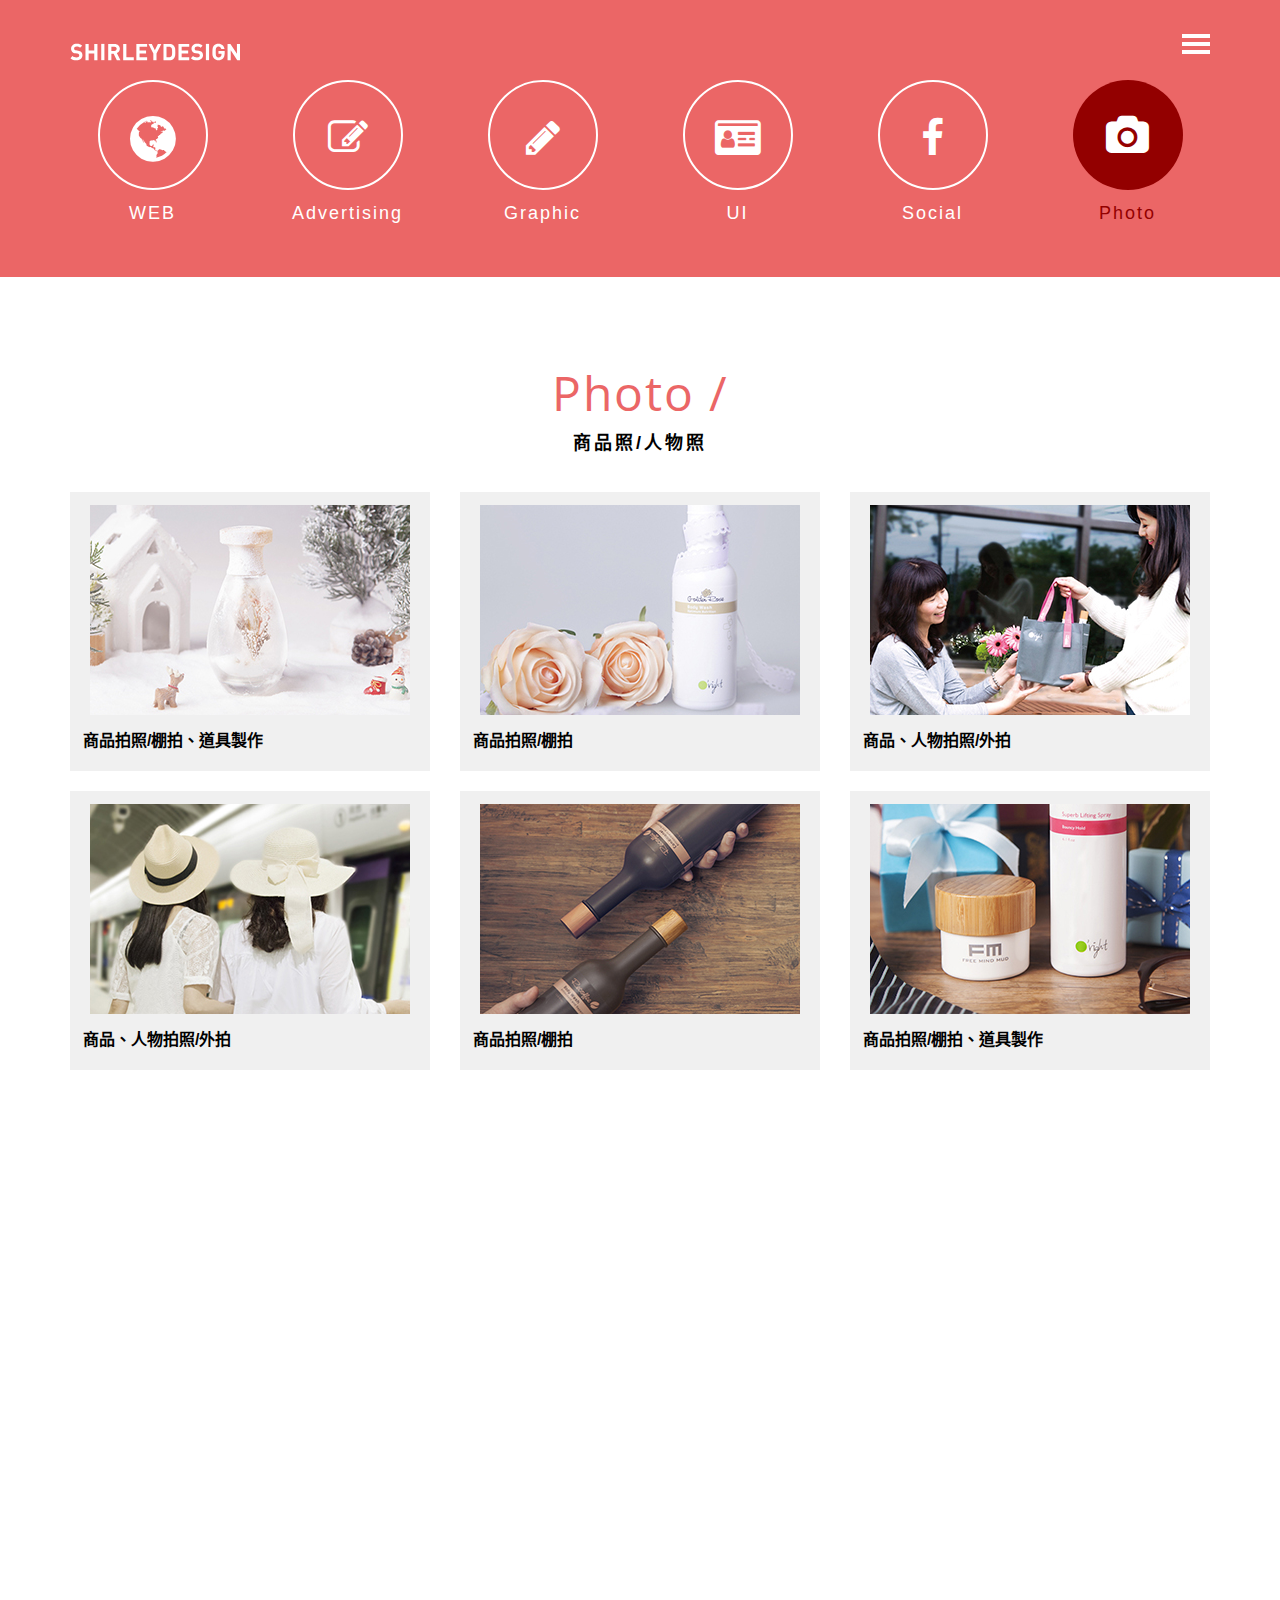
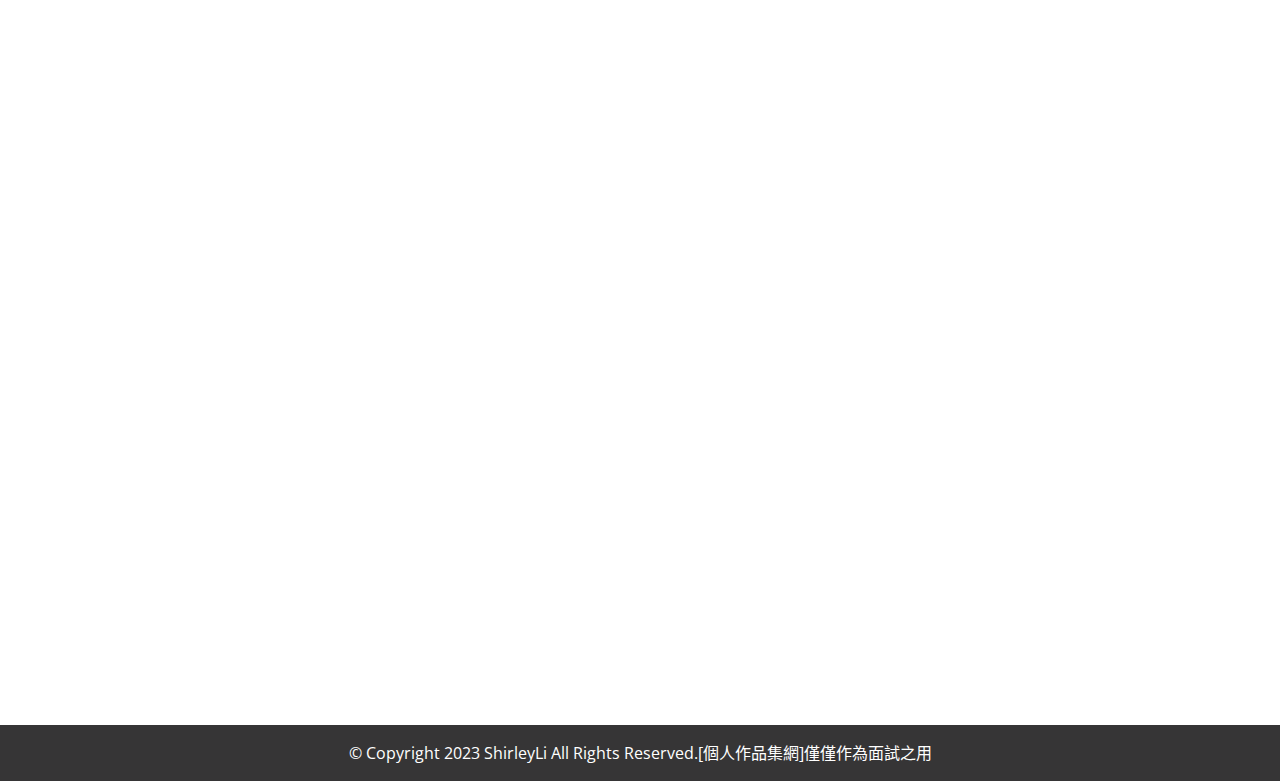
<file: works-photo.html>
<!DOCTYPE html>
<!--[if IE 8]> <html lang="en" class="ie8 no-js"> <![endif]-->
<!--[if IE 9]> <html lang="en" class="ie9 no-js"> <![endif]-->
<!--[if !IE]><!-->
<html lang="zh-TW">

<head>
    <meta charset="utf-8">
    <meta http-equiv="X-UA-Compatible" content="IE=edge">
    <meta name="viewport" content="width=device-width, initial-scale=1">

    <title>Shirleyli - 個人設計作品集</title>

    <!-- Bootstrap CSS -->
    <link rel="stylesheet" href="https://maxcdn.bootstrapcdn.com/font-awesome/4.7.0/css/font-awesome.min.css">
    <link href="css/bootstrap.min.css" rel="stylesheet">

    <!-- Main stylesheet -->
    <link href="css/works_hallooou.css" rel="stylesheet">

    <!-- menu stylesheets -->
    <link href="css/animate.css" rel="stylesheet">

    <!-- Custom Fonts -->
    <link href="css/font-awesome.min.css" rel="stylesheet">
    <link href='http://fonts.googleapis.com/css?family=Raleway:100,600' rel='stylesheet' type='text/css'>
    <link href='http://fonts.googleapis.com/css?family=Open+Sans:300' rel='stylesheet' type='text/css'>

    <!--[if lt IE 9]>
      <script src="https://oss.maxcdn.com/html5shiv/3.7.2/html5shiv.min.js"></script>
      <script src="https://oss.maxcdn.com/respond/1.4.2/respond.min.js"></script>
      <script>
        document.createElement('video');
      </script>
    <![endif]-->

</head>

<body id="home">
    <!-- navbar -->
    <nav class="navbar navbar-custom navbar-fixed-top" role="navigation">
        <div class="container">
            <div class="navbar-header pull-left">
                <a class="navbar-brand page-scroll" href="index.html">
                    <!-- logo/text -->
                    <span class="brand-logo"><img src="images/logo.svg" width="170px"  alt="ShirleyLi - Web Designer" title="ShirleyLi - Web Designer" class="img-responsive"></span>
                </a>
            </div>
            <div class="main-nav pull-right">
                <div class="button_container toggle">
                    <span class="top"></span>
                    <span class="middle"></span>
                    <span class="bottom"></span>
                </div>
            </div>
            <div class="overlay" id="overlay">
                <nav>
                    <div class="row">
                        <div class="overlay-menu">
                            <ul>
                                <li>
                                    <a href="index.html">HOME</a>
                                </li>
                            </ul>
                        </div>
                    </div>
                    <div class="row">
                        <div class="item">
                            <a data-toggle="collapse" data-parent="#exampleAccordion" href="#exampleAccordion2" aria-expanded="false" aria-controls="exampleAccordion2">
                                WORKS
                                <i class="fa fa-angle-down"></i>
                            </a>
                        </div>
                    </div>
                    <div class="row item-text">
                        <div id="exampleAccordion2" class="collapse" role="tabpanel">
                            <ul>
                                <li>
                                    <a href="works-web.html">Web</a>
                                </li>
                                <li>
                                    <a href="works-advertising.html">Advertising</a>
                                </li>
                                <li>
                                    <a href="works-graphic.html">Graphic</a>
                                </li>
                                <li>
                                    <a href="works-ui.html">UI</a>
                                </li>
                                <li>
                                    <a href="works-fb.html">Social</a>
                                </li>
                                <li>
                                    <a href="works-photo.html">Photo</a>
                                </li>
                            </ul>
                        </div>
                    </div>
                </nav>
            </div>
        </div>
    </nav><!-- /.navbar -->
            
    <!-- works-menu -->
    <section id="works-menu" class="works content-section text-center">
        <div class="container">
            <div class="row">
                <div class="works-dark">
                    <div class="col-xs-12 col-sm-2 col-md-2 wow fadeInLeft animated" data-wow-delay="0.5s">
                        <div class="works-icon-dark">
                            <a href="works-web.html">
                                <i class="fa fa-globe fa-lg" aria-hidden="true"></i>
                            </a>  
                        </div>
                        <a href="works-web.html">
                            <h4 class="works-text-dark">WEB</h4>
                        </a>
                    </div>
                    <div class="col-xs-12 col-sm-2 col-md-2 wow fadeInLeft animated" data-wow-delay="0.5s">
                        <a href="works-advertising.html">
                            <div class="works-icon-dark">
                                <i class="fa  fa-pencil-square-o" aria-hidden="true"></i>
                            </div>
                        </a>
                        <a href="works-advertising.html">
                            <h4 class="works-text-dark">Advertising</h4>
                        </a>
                    </div>
                    <div class="col-xs-12 col-sm-2 col-md-2 wow fadeInLeft animated" data-wow-delay="0.5s">
                        <a href="works-graphic.html">
                            <div class="works-icon-dark">
                                <i class="fa fa-pencil" aria-hidden="true"></i>
                            </div>
                        </a>
                        <a href="works-graphic.html">
                            <h4 class="works-text-dark">Graphic</h4>
                        </a>
                    </div>
                    <div class="col-xs-12 col-sm-2 col-md-2 wow fadeInLeft animated" data-wow-delay="0.5s">
                        <a href="works-ui.html">
                            <div class="works-icon-dark">
                                <i class="fa fa-id-card" aria-hidden="true"></i>
                            </div>
                        </a>
                        <a href="works-ui.html">
                            <h4 class="works-text-dark">UI</h4>
                        </a> 
                    </div>
                    <div class="col-xs-12 col-sm-2 col-md-2 wow fadeInLeft animated" data-wow-delay="0.5s">
                        <a href="works-fb.html">
                            <div class="works-icon-dark">
                                <i class="fa fa-facebook" aria-hidden="true"></i>
                            </div>
                        </a>
                        <a href="works-fb.html">
                            <h4 class="works-text-dark">Social</h4>
                        </a>
                    </div>
                </div>
                <div class="works-danger">  
                    <div class="col-xs-12 col-sm-2 col-md-2 wow bounceIn animated" data-wow-delay="0.5s">
                        <div class="works-icon">
                            <i class="fa fa-camera" aria-hidden="true"></i>
                        </div>
                        <h4 class="works-text">Photo</h4>
                    </div>
                </div>
            </div>
        </div>
    </section><!-- /.works-menu -->

    <!-- works h1 -->
    <section id="works" class="contact content-section text-center">
        <div class="container">
            <div class="row">
                <div class="col-md-12">
                    <h1>Photo /</h1>
                    <p class="text">商品照/人物照</p>
                </div>
            </div>
        </div>
        
        <!-- works info -->
        <div class="container">
            <div class="row">
                <div class="col-xs-12 col-sm-6 col-md-4 col-md-lg-3 wow fadeInRight animated">
                    <a class="thumbnail" data-toggle="modal" data-target="#picModal1">
                        <img src="images/photo/photo1.jpg" alt="" >
                        <div class="portfolio-box-text">
                            <h3>商品拍照/棚拍、道具製作</h3>
                        </div>
                    </a>
                </div>
                <div class="col-xs-12 col-sm-6 col-md-4 col-md-lg-3 wow fadeInRight animated">
                    <a class="thumbnail" data-toggle="modal" data-target="#picModal2">
                        <img src="images/photo/photo2.jpg" alt="">
                        <div class="portfolio-box-text">
                            <h3>商品拍照/棚拍</h3>
                        </div>
                    </a>
                </div>
                <div class="col-xs-12 col-sm-6 col-md-4 col-md-lg-3 wow fadeInRight animated">
                    <a class="thumbnail" data-toggle="modal" data-target="#picModal3">
                        <img src="images/photo/photo3.jpg" alt="">
                        <div class="portfolio-box-text">
                            <h3>商品、人物拍照/外拍</h3>
                        </div>
                    </a>
                </div>
                <div class="col-xs-12 col-sm-6 col-md-4 col-md-lg-3 wow fadeInRight animated">
                    <a class="thumbnail" data-toggle="modal" data-target="#picModal4">
                        <img src="images/photo/photo4.jpg" alt="">
                        <div class="portfolio-box-text">
                            <h3>商品、人物拍照/外拍</h3>
                        </div>
                    </a>
                </div>
                <div class="col-xs-12 col-sm-6 col-md-4 col-md-lg-3 wow fadeInRight animated">
                    <a class="thumbnail" data-toggle="modal" data-target="#picModal5">
                        <img src="images/photo/photo5.jpg" alt="">
                        <div class="portfolio-box-text">
                            <h3>商品拍照/棚拍</h3>
                        </div>
                    </a>
                </div>
                <div class="col-xs-12 col-sm-6 col-md-4 col-md-lg-3 wow fadeInRight animated">
                    <a class="thumbnail" data-toggle="modal" data-target="#picModal6">
                        <img src="images/photo/photo6.jpg" alt="">
                        <div class="portfolio-box-text">
                            <h3>商品拍照/棚拍、道具製作</h3>
                        </div>
                    </a>
                </div>
                <div class="col-xs-12 col-sm-6 col-md-4 col-md-lg-3 wow fadeInRight animated">
                    <a class="thumbnail" data-toggle="modal" data-target="#picModal7">
                        <img src="images/photo/photo7.jpg" alt="">
                        <div class="portfolio-box-text">
                            <h3>商品拍照/棚拍、道具製作</h3>
                        </div>
                    </a>
                </div>
                <div class="col-xs-12 col-sm-6 col-md-4 col-md-lg-3 wow fadeInRight animated">
                    <a class="thumbnail" data-toggle="modal" data-target="#picModal8">
                        <img src="images/photo/photo8.jpg" alt="">
                        <div class="portfolio-box-text">
                            <h3>商品拍照/外拍</h3>
                        </div>
                    </a>
                </div>
                <div class="col-xs-12 col-sm-6 col-md-4 col-md-lg-3 wow fadeInRight animated">
                    <a class="thumbnail" data-toggle="modal" data-target="#picModal9">
                        <img src="images/photo/photo9.jpg" alt="">
                        <div class="portfolio-box-text">
                            <h3>商品拍照/棚拍</h3>
                        </div>
                    </a>
                </div>
                <div class="col-xs-12 col-sm-6 col-md-4 col-md-lg-3 wow fadeInRight animated">
                    <a class="thumbnail" data-toggle="modal" data-target="#picModal10">
                        <img src="images/photo/photo10.jpg" alt="">
                        <div class="portfolio-box-text">
                            <h3>商品拍照/外拍</h3>
                        </div>
                    </a>
                </div>
                <div class="col-xs-12 col-sm-6 col-md-4 col-md-lg-3 wow fadeInRight animated">
                    <a class="thumbnail" data-toggle="modal" data-target="#picModal11">
                        <img src="images/photo/photo11.jpg" alt="">
                        <div class="portfolio-box-text">
                            <h3>商品拍照/棚拍</h3>
                        </div>
                    </a>
                </div>
                <div class="col-xs-12 col-sm-6 col-md-4 col-md-lg-3 wow fadeInRight animated">
                    <a class="thumbnail" data-toggle="modal" data-target="#picModal12">
                        <img src="images/photo/photo12.jpg" alt="">
                        <div class="portfolio-box-text">
                            <h3>商品拍照/外拍</h3>
                        </div>
                    </a>
                </div>
                <div class="col-xs-12 col-sm-6 col-md-4 col-md-lg-3 wow fadeInRight animated">
                    <a class="thumbnail" data-toggle="modal" data-target="#picModal13">
                        <img src="images/photo/photo13.jpg" alt="">
                        <div class="portfolio-box-text">
                            <h3>人物拍照/室內</h3>
                        </div>
                    </a>
                </div>
                <div class="col-xs-12 col-sm-6 col-md-4 col-md-lg-3 wow fadeInRight animated">
                    <a class="thumbnail" data-toggle="modal" data-target="#picModal14">
                        <img src="images/photo/photo14.jpg" alt="">
                        <div class="portfolio-box-text">
                            <h3>場景拍照/室內</h3>
                        </div>
                    </a>
                </div>
                <div class="col-xs-12 col-sm-6 col-md-4 col-md-lg-3 wow fadeInRight animated">
                    <a class="thumbnail" data-toggle="modal" data-target="#picModal15">
                        <img src="images/photo/photo15.jpg" alt="">
                        <div class="portfolio-box-text">
                            <h3>場景拍照/室內</h3>
                        </div>
                    </a>
                </div>
                <div class="col-xs-12 col-sm-6 col-md-4 col-md-lg-3 wow fadeInRight animated">
                    <a class="thumbnail" data-toggle="modal" data-target="#picModal16">
                        <img src="images/photo/photo16.jpg" alt="">
                        <div class="portfolio-box-text">
                            <h3>人物拍照/室內</h3>
                        </div>
                    </a>
                </div>
                <div class="col-xs-12 col-sm-6 col-md-4 col-md-lg-3 wow fadeInRight animated">
                    <a class="thumbnail" data-toggle="modal" data-target="#picModal17">
                        <img src="images/photo/photo17.jpg" alt="">
                        <div class="portfolio-box-text">
                            <h3>人物拍照/室內</h3>
                        </div>
                    </a>
                </div>
            </div>
        </div>
    </section><!-- /.works info-->
    
    <!-- Footer -->
    <footer>
        <div class="copynote">
            <div class="container">
                <div class="row">
                    <div class="col-md-12 text-center">
                        &copy; Copyright 2023 ShirleyLi All Rights Reserved.[個人作品集網]僅僅作為面試之用
                    </div>
                </div>
            </div>
        </div>
    </footer><!-- /.footer -->


    <!-- Modal work info -->
    <div class="modal fade" id="picModal1" tabindex="-1" role="dialog" aria-labelledby="exampleModalLongTitle" aria-hidden="true">
        <div class="modal-dialog" role="document">
            <div class="modal-content">
                <div class="modal-header">
                    <button type="button" class="close" data-dismiss="modal" aria-label="Close">
                        <span aria-hidden="true">&times;</span>
                    </button>
                    <a>
                        <img src="images/photo/photo1@2x.jpg" width="100%"  title="聖誕活動" alt="聖誕活動">
                    </a>
                </div>
            </div>
        </div>
    </div>
    <div class="modal fade" id="picModal2" tabindex="-1" role="dialog" aria-labelledby="exampleModalLongTitle" aria-hidden="true">
        <div class="modal-dialog" role="document">
            <div class="modal-content">
                <div class="modal-header">
                    <button type="button" class="close" data-dismiss="modal" aria-label="Close">
                        <span aria-hidden="true">&times;</span>
                    </button>
                    <a>
                        <img src="images/photo/photo2@2x.jpg" width="100%" title="商品促銷" alt="商品促銷">
                    </a>
                </div>
            </div>
        </div>
    </div>
   <div class="modal fade" id="picModal3" tabindex="-1" role="dialog" aria-labelledby="exampleModalLongTitle" aria-hidden="true">
        <div class="modal-dialog" role="document">
            <div class="modal-content">
                <div class="modal-header">
                    <button type="button" class="close" data-dismiss="modal" aria-label="Close">
                        <span aria-hidden="true">&times;</span>
                    </button>
                    <a>
                        <img src="images/photo/photo3@2x.jpg" width="100%" title="母親節活動" alt="母親節活動">
                    </a>
                </div>
            </div>
        </div>
    </div>
    <div class="modal fade" id="picModal4" tabindex="-1" role="dialog" aria-labelledby="exampleModalLongTitle" aria-hidden="true">
        <div class="modal-dialog" role="document">
            <div class="modal-content">
                <div class="modal-header">
                    <button type="button" class="close" data-dismiss="modal" aria-label="Close">
                        <span aria-hidden="true">&times;</span>
                    </button>
                    <a>
                        <img src="images/photo/photo4@2x.jpg" width="100%" title="母親節活動" alt="母親節活動">
                    </a>
                </div>
            </div>
        </div>
    </div>
    <div class="modal fade" id="picModal5" tabindex="-1" role="dialog" aria-labelledby="exampleModalLongTitle" aria-hidden="true">
        <div class="modal-dialog" role="document">
            <div class="modal-content">
                <div class="modal-header">
                    <button type="button" class="close" data-dismiss="modal" aria-label="Close">
                        <span aria-hidden="true">&times;</span>
                    </button>
                    <a>
                        <img src="images/photo/photo5@2x.jpg" width="100%" title="商品促銷" alt="商品促銷">
                    </a>
                </div>
            </div>
        </div>
    </div>
    <div class="modal fade" id="picModal6" tabindex="-1" role="dialog" aria-labelledby="exampleModalLongTitle" aria-hidden="true">
        <div class="modal-dialog" role="document">
            <div class="modal-content">
                <div class="modal-header">
                    <button type="button" class="close" data-dismiss="modal" aria-label="Close">
                        <span aria-hidden="true">&times;</span>
                    </button>
                    <a>
                        <img src="images/photo/photo6@2x.jpg" width="100%" title="商品促銷" alt="商品促銷">
                    </a>
                </div>
            </div>
        </div>
    </div>
    <div class="modal fade" id="picModal7" tabindex="-1" role="dialog" aria-labelledby="exampleModalLongTitle" aria-hidden="true">
        <div class="modal-dialog" role="document">
            <div class="modal-content">
                <div class="modal-header">
                    <button type="button" class="close" data-dismiss="modal" aria-label="Close">
                        <span aria-hidden="true">&times;</span>
                    </button>
                    <a>
                        <img src="images/photo/photo7@2x.jpg" width="100%" title="商品活動" alt="商品活動">
                    </a>
                </div>
            </div>
        </div>
    </div>
    <div class="modal fade" id="picModal8" tabindex="-1" role="dialog" aria-labelledby="exampleModalLongTitle" aria-hidden="true">
        <div class="modal-dialog" role="document">
            <div class="modal-content">
                <div class="modal-header">
                    <button type="button" class="close" data-dismiss="modal" aria-label="Close">
                        <span aria-hidden="true">&times;</span>
                    </button>
                    <a>
                        <img src="images/photo/photo8@2x.jpg" width="100%" title="商品活動" alt="商品活動">
                    </a>
                </div>
            </div>
        </div>
    </div>
    <div class="modal fade" id="picModal9" tabindex="-1" role="dialog" aria-labelledby="exampleModalLongTitle" aria-hidden="true">
        <div class="modal-dialog" role="document">
            <div class="modal-content">
                <div class="modal-header">
                    <button type="button" class="close" data-dismiss="modal" aria-label="Close">
                        <span aria-hidden="true">&times;</span>
                    </button>
                    <a>
                        <img src="images/photo/photo9@2x.jpg" width="100%" title="商品促銷" alt="商品促銷">
                    </a>
                </div>
            </div>
        </div>
    </div>
    <div class="modal fade" id="picModal10" tabindex="-1" role="dialog" aria-labelledby="exampleModalLongTitle" aria-hidden="true">
        <div class="modal-dialog" role="document">
            <div class="modal-content">
                <div class="modal-header">
                    <button type="button" class="close" data-dismiss="modal" aria-label="Close">
                        <span aria-hidden="true">&times;</span>
                    </button>
                    <a>
                        <img src="images/photo/photo10@2x.jpg" width="100%" title="商品介紹" alt="商品介紹">
                    </a>
                </div>
            </div>
        </div>
    </div>
    <div class="modal fade" id="picModal11" tabindex="-1" role="dialog" aria-labelledby="exampleModalLongTitle" aria-hidden="true">
        <div class="modal-dialog" role="document">
            <div class="modal-content">
                <div class="modal-header">
                    <button type="button" class="close" data-dismiss="modal" aria-label="Close">
                        <span aria-hidden="true">&times;</span>
                    </button>
                    <a>
                        <img src="images/photo/photo11@2x.jpg" width="100%" title="商品介紹" alt="商品介紹">
                    </a>
                </div>
            </div>
        </div>
    </div>
    <div class="modal fade" id="picModal12" tabindex="-1" role="dialog" aria-labelledby="exampleModalLongTitle" aria-hidden="true">
        <div class="modal-dialog" role="document">
            <div class="modal-content">
                <div class="modal-header">
                    <button type="button" class="close" data-dismiss="modal" aria-label="Close">
                        <span aria-hidden="true">&times;</span>
                    </button>
                    <a>
                        <img src="images/photo/photo12@2x.jpg" width="100%" title="商品促銷" alt="商品促銷">
                    </a>
                </div>
            </div>
        </div>
    </div>
    <div class="modal fade" id="picModal13" tabindex="-1" role="dialog" aria-labelledby="exampleModalLongTitle" aria-hidden="true">
        <div class="modal-dialog" role="document">
            <div class="modal-content">
                <div class="modal-header">
                    <button type="button" class="close" data-dismiss="modal" aria-label="Close">
                        <span aria-hidden="true">&times;</span>
                    </button>
                    <a>
                        <img src="images/photo/photo13@2x.jpg" width="100%" title="獲獎活動" alt="獲獎活動">
                    </a>
                </div>
            </div>
        </div>
    </div>
    <div class="modal fade" id="picModal14" tabindex="-1" role="dialog" aria-labelledby="exampleModalLongTitle" aria-hidden="true">
        <div class="modal-dialog" role="document">
            <div class="modal-content">
                <div class="modal-header">
                    <button type="button" class="close" data-dismiss="modal" aria-label="Close">
                        <span aria-hidden="true">&times;</span>
                    </button>
                    <a>
                        <img src="images/photo/photo14@2x.jpg" width="100%" title="獲獎活動" alt="獲獎活動">
                    </a>
                </div>
            </div>
        </div>
    </div>
    <div class="modal fade" id="picModal15" tabindex="-1" role="dialog" aria-labelledby="exampleModalLongTitle" aria-hidden="true">
        <div class="modal-dialog" role="document">
            <div class="modal-content">
                <div class="modal-header">
                    <button type="button" class="close" data-dismiss="modal" aria-label="Close">
                        <span aria-hidden="true">&times;</span>
                    </button>
                    <a>
                        <img src="images/photo/photo15@2x.jpg" width="100%" title="服裝走秀活動" alt="服裝走秀活動">
                    </a>
                </div>
            </div>
        </div>
    </div>
    <div class="modal fade" id="picModal16" tabindex="-1" role="dialog" aria-labelledby="exampleModalLongTitle" aria-hidden="true">
        <div class="modal-dialog" role="document">
            <div class="modal-content">
                <div class="modal-header">
                    <button type="button" class="close" data-dismiss="modal" aria-label="Close">
                        <span aria-hidden="true">&times;</span>
                    </button>
                    <a>
                        <img src="images/photo/photo16@2x.jpg" width="100%" title="服裝走秀活動" alt="服裝走秀活動">
                    </a>
                </div>
            </div>
        </div>
    </div>
    <div class="modal fade" id="picModal17" tabindex="-1" role="dialog" aria-labelledby="exampleModalLongTitle" aria-hidden="true">
        <div class="modal-dialog" role="document">
            <div class="modal-content">
                <div class="modal-header">
                    <button type="button" class="close" data-dismiss="modal" aria-label="Close">
                        <span aria-hidden="true">&times;</span>
                    </button>
                    <a>
                        <img src="images/photo/photo17@2x.jpg" width="100%" title="服裝走秀活動" alt="服裝走秀活動">
                    </a>
                </div>
            </div>
        </div>
    </div>
  
    <!-- / .Modal container work2 -->



    <!-- jQuery -->
    <script src="js/jquery.min.js"></script>

    <!-- Bootstrap Core JavaScript -->
    <script src="js/bootstrap.min.js"></script>
    <script src="js/wow.min.js"></script>

    <!-- Custom JavaScript -->
    <script src="js/hallooou.js"></script>
</body>

</html>
</file>
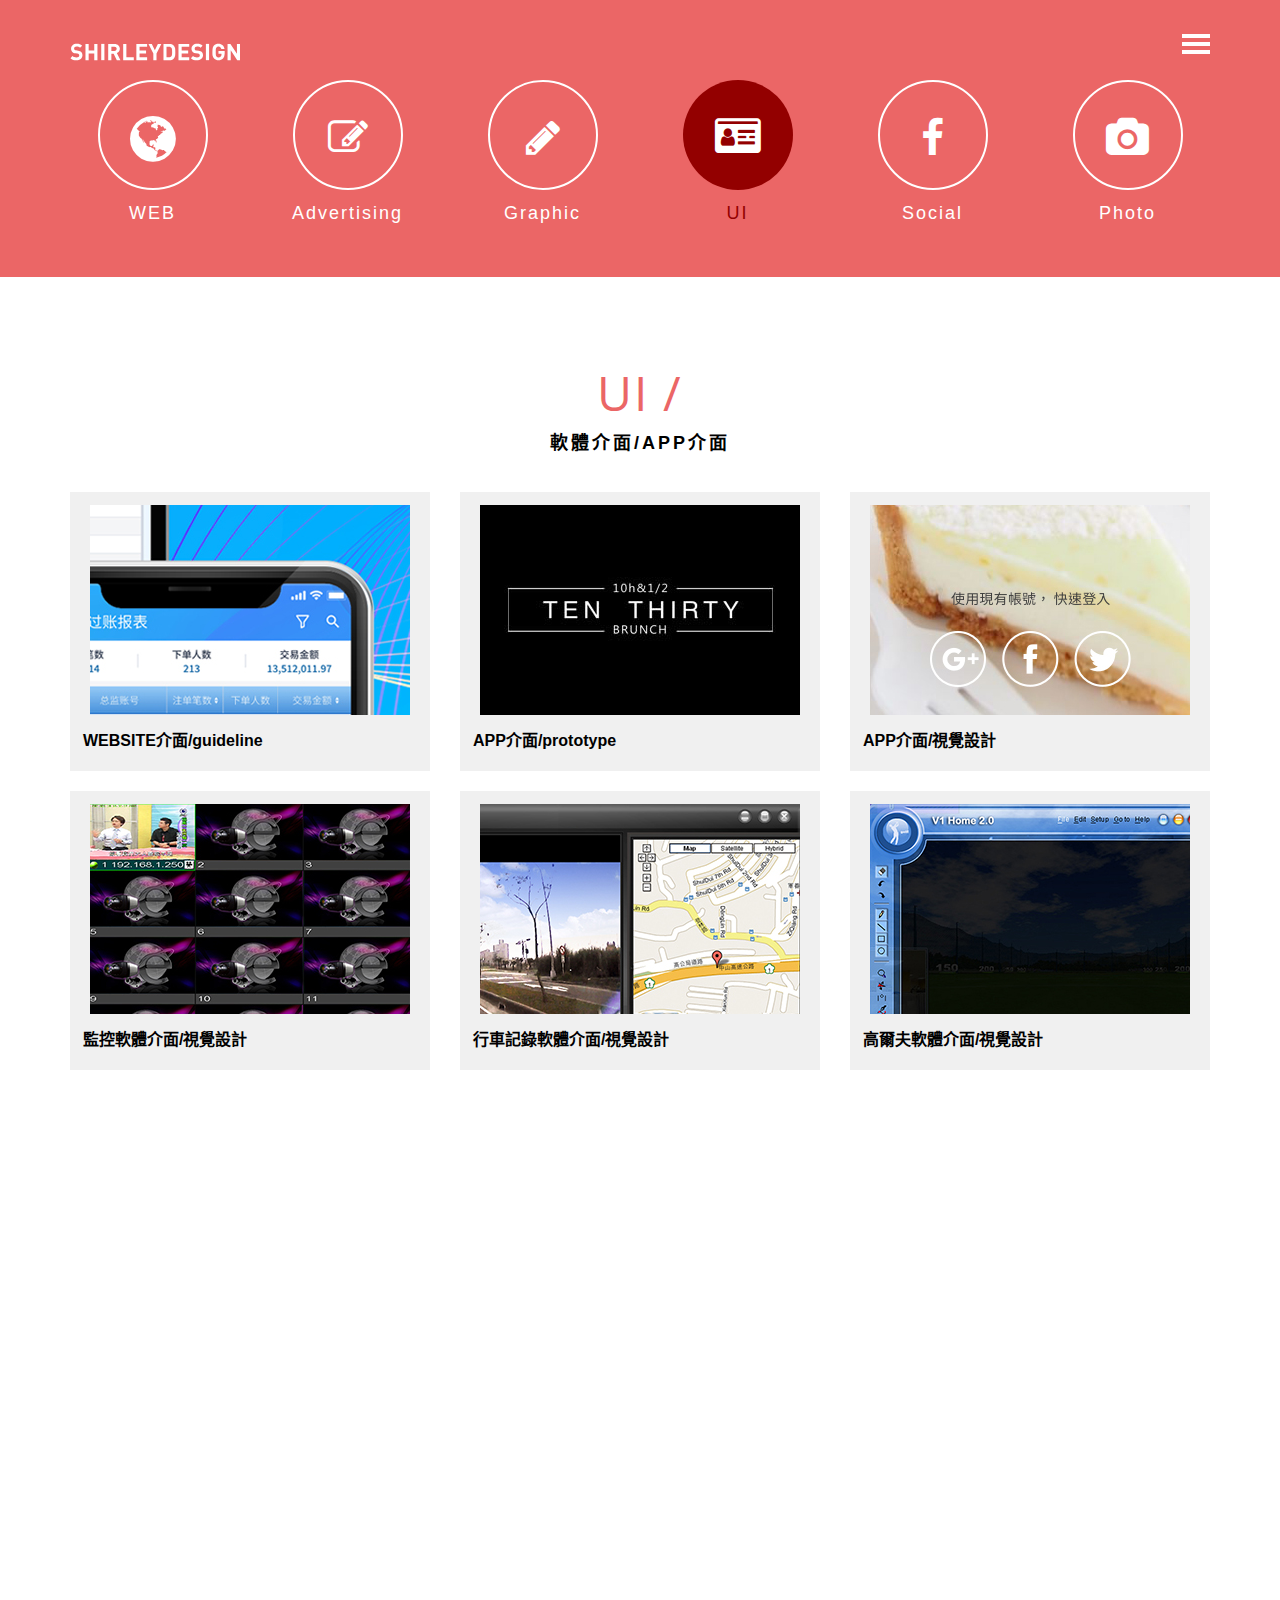
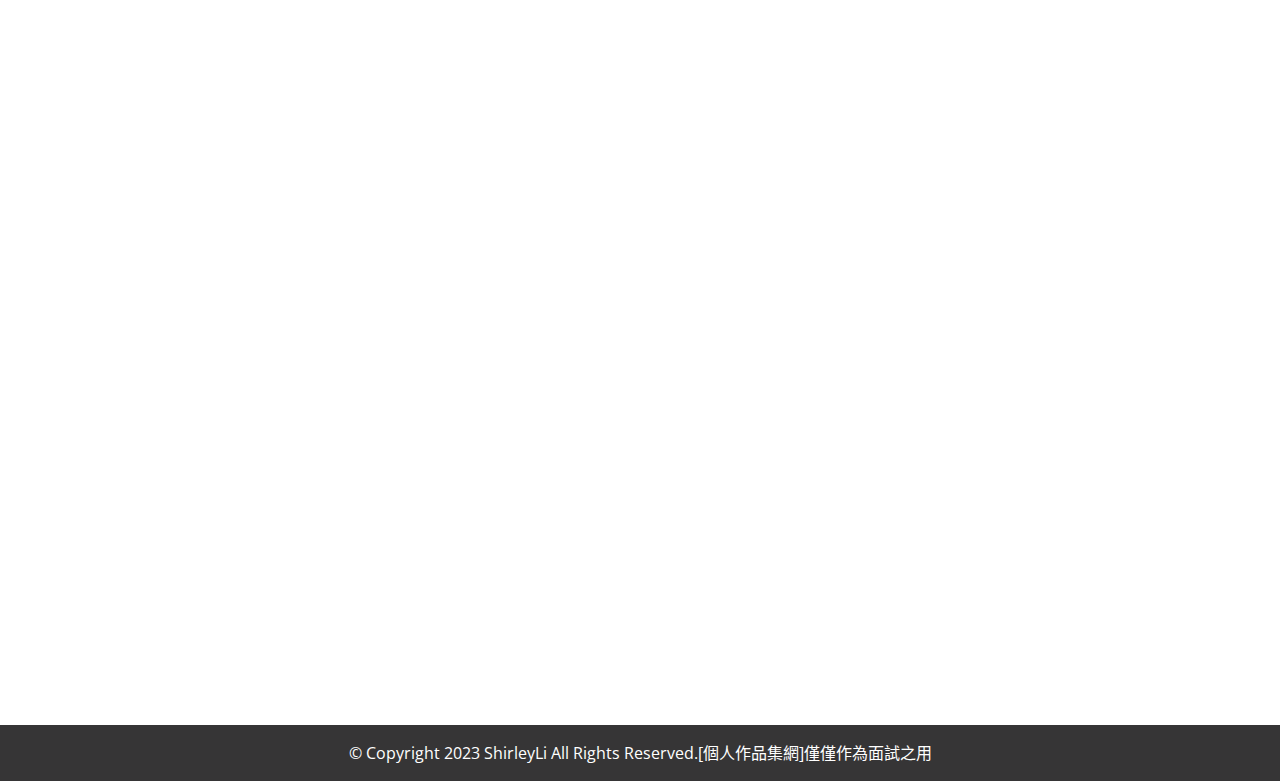
<file: works-ui.html>
<!DOCTYPE html>
<!--[if IE 8]> <html lang="en" class="ie8 no-js"> <![endif]-->
<!--[if IE 9]> <html lang="en" class="ie9 no-js"> <![endif]-->
<!--[if !IE]><!-->
<html lang="zh-TW">

<head>
    <meta charset="utf-8">
    <meta http-equiv="X-UA-Compatible" content="IE=edge">
    <meta name="viewport" content="width=device-width, initial-scale=1">
    <title>Shirleyli - 個人設計作品集</title>
    <!-- Bootstrap CSS -->
    <link rel="stylesheet" href="https://maxcdn.bootstrapcdn.com/font-awesome/4.7.0/css/font-awesome.min.css">
    <link href="css/bootstrap.min.css" rel="stylesheet">
    <!-- Main stylesheet -->
    <link href="css/works_hallooou.css" rel="stylesheet">
    <!-- menu stylesheets -->
    <link href="css/animate.css" rel="stylesheet">
    <!-- Custom Fonts -->
    <link href="css/font-awesome.min.css" rel="stylesheet">
    <link href='http://fonts.googleapis.com/css?family=Raleway:100,600' rel='stylesheet' type='text/css'>
    <link href='http://fonts.googleapis.com/css?family=Open+Sans:300' rel='stylesheet' type='text/css'>
    <!--[if lt IE 9]>
      <script src="https://oss.maxcdn.com/html5shiv/3.7.2/html5shiv.min.js"></script>
      <script src="https://oss.maxcdn.com/respond/1.4.2/respond.min.js"></script>
      <script>
        document.createElement('video');
      </script>
    <![endif]-->
</head>

<body id="home">
    <!-- navbar -->
    <nav class="navbar navbar-custom navbar-fixed-top" role="navigation">
        <div class="container">
            <div class="navbar-header pull-left">
                <a class="navbar-brand page-scroll" href="index.html">
                    <!-- logo/text -->
                    <span class="brand-logo"><img src="images/logo.svg" width="170px" alt="ShirleyLi - Web Designer" title="ShirleyLi - Web Designer" class="img-responsive"></span>
                </a>
            </div>
            <div class="main-nav pull-right">
                <div class="button_container toggle">
                    <span class="top"></span>
                    <span class="middle"></span>
                    <span class="bottom"></span>
                </div>
            </div>
            <div class="overlay" id="overlay">
                <nav>
                    <div class="row">
                        <div class="overlay-menu">
                            <ul>
                                <li>
                                    <a href="index.html">HOME</a>
                                </li>
                            </ul>
                        </div>
                    </div>
                    <div class="row">
                        <div class="item">
                            <a data-toggle="collapse" data-parent="#exampleAccordion" href="#exampleAccordion2" aria-expanded="false" aria-controls="exampleAccordion2">
                                WORKS
                                <i class="fa fa-angle-down"></i>
                            </a>
                        </div>
                    </div>
                    <div class="row item-text">
                        <div id="exampleAccordion2" class="collapse" role="tabpanel">
                            <ul>
                                <li>
                                    <a href="works-web.html">Web</a>
                                </li>
                                <li>
                                    <a href="works-advertising.html">Advertising</a>
                                </li>
                                <li>
                                    <a href="works-graphic.html">Graphic</a>
                                </li>
                                <li>
                                    <a href="works-ui.html">UI</a>
                                </li>
                                <li>
                                    <a href="works-fb.html">Social</a>
                                </li>
                                <li>
                                    <a href="works-photo.html">Photo</a>
                                </li>
                            </ul>
                        </div>
                    </div>
                </nav>
            </div>
        </div>
    </nav><!-- /.navbar -->
    <!-- works-menu -->
    <section id="works-menu" class="works content-section text-center">
        <div class="container">
            <div class="row">
                <div class="works-dark">
                    <div class="col-xs-12 col-sm-2 col-md-2 wow fadeInLeft animated" data-wow-delay="0.5s">
                        <a href="works-web.html">
                            <div class="works-icon-dark">
                                <i class="fa fa-globe fa-lg" aria-hidden="true"></i>
                            </div>
                        </a>
                        <a href="works-web.html">
                            <h4 class="works-text-dark">WEB</h4>
                        </a>
                    </div>
                    <div class="col-xs-12 col-sm-2 col-md-2 wow fadeInLeft animated" data-wow-delay="0.5s">
                        <div class="works-icon-dark">
                            <a href="works-advertising.html">
                                <i class="fa fa-pencil-square-o" aria-hidden="true"></i>
                            </a>
                        </div>
                        <a href="works-advertising.html">
                            <h4 class="works-text-dark">Advertising</h4>
                        </a>
                    </div>
                    <div class="col-xs-12 col-sm-2 col-md-2 wow fadeInLeft animated" data-wow-delay="0.5s">
                        <div class="works-icon-dark">
                            <a href="works-graphic.html">
                                <i class="fa fa-pencil" aria-hidden="true"></i>
                            </a>
                        </div>
                        <a href="works-graphic.html">
                            <h4 class="works-text-dark">Graphic</h4>
                        </a>
                    </div>
                </div>
                <div class="works-danger">
                    <div class="col-xs-12 col-sm-2 col-md-2 wow bounceIn animated" data-wow-delay="0.5s">
                        <div class="works-icon">
                            <i class="fa fa-id-card" aria-hidden="true"></i>
                        </div>
                        <h4 class="works-text">UI</h4>
                    </div>
                </div>
                <div class="works-dark">
                    <div class="col-xs-12 col-sm-2 col-md-2 wow fadeInRight animated" data-wow-delay="0.5s">
                        <a href="works-fb.html">
                            <div class="works-icon-dark">
                                <i class="fa fa-facebook" aria-hidden="true"></i>
                            </div>
                        </a>
                        <a href="works-fb.html">
                            <h4 class="works-text-dark">Social</h4>
                        </a>
                    </div>
                    <div class="col-xs-12 col-sm-2 col-md-2 wow fadeInRight animated" data-wow-delay="0.5s">
                        <a href="works-photo.html">
                            <div class="works-icon-dark">
                                <i class="fa fa-camera" aria-hidden="true"></i>
                            </div>
                        </a>
                        <a href="works-photo.html">
                            <h4 class="works-text-dark">Photo</h4>
                        </a>
                    </div>
                    <div class="clearfix"></div>
                </div>
            </div>
        </div>
    </section><!-- /.works-menu -->
    <!-- works h1 -->
    <section id="works" class="contact content-section text-center">
        <div class="container">
            <div class="row">
                <div class="col-md-12">
                    <h1>UI /</h1>
                    <p class="text">軟體介面/APP介面</p>
                </div>
            </div>
        </div>
        <!-- works info -->
        <div class="container">
            <div class="row">
                <div class="col-xs-12 col-sm-6 col-md-4 col-md-lg-3 wow fadeInRight animated">
                    <a class="thumbnail" data-toggle="modal" data-target="#picModal1">
                        <img src="images/interface/interface1.jpg" alt="">
                        <div class="portfolio-box-text">
                            <h3>WEBSITE介面/guideline</h3>
                        </div>
                    </a>
                </div>
                <div class="col-xs-12 col-sm-6 col-md-4 col-md-lg-3 wow fadeInRight animated">
                    <a class="thumbnail" data-toggle="modal" data-target="#picModal2">
                        <img src="images/interface/interface2.jpg" alt="">
                        <div class="portfolio-box-text">
                            <h3>APP介面/prototype</h3>
                        </div>
                    </a>
                </div>
                <div class="col-xs-12 col-sm-6 col-md-4 col-md-lg-3 wow fadeInRight animated">
                    <a class="thumbnail" data-toggle="modal" data-target="#picModal3">
                        <img src="images/interface/interface3.jpg" alt="">
                        <div class="portfolio-box-text">
                            <h3>APP介面/視覺設計</h3>
                        </div>
                    </a>
                </div>
                <div class="col-xs-12 col-sm-6 col-md-4 col-md-lg-3 wow fadeInRight animated">
                    <a class="thumbnail" data-toggle="modal" data-target="#picModal4">
                        <img src="images/interface/interface4.jpg" alt="">
                        <div class="portfolio-box-text">
                            <h3>監控軟體介面/視覺設計</h3>
                        </div>
                    </a>
                </div>
                <div class="col-xs-12 col-sm-6 col-md-4 col-md-lg-3 wow fadeInRight animated">
                    <a class="thumbnail" data-toggle="modal" data-target="#picModal5">
                        <img src="images/interface/interface5.jpg" alt="">
                        <div class="portfolio-box-text">
                            <h3>行車記錄軟體介面/視覺設計</h3>
                        </div>
                    </a>
                </div>
                <div class="col-xs-12 col-sm-6 col-md-4 col-md-lg-3 wow fadeInRight animated">
                    <a class="thumbnail" data-toggle="modal" data-target="#picModal6">
                        <img src="images/interface/interface6.jpg" alt="">
                        <div class="portfolio-box-text">
                            <h3>高爾夫軟體介面/視覺設計</h3>
                        </div>
                    </a>
                </div>
                <div class="col-xs-12 col-sm-6 col-md-4 col-md-lg-3 wow fadeInRight animatedn">
                    <a class="thumbnail" data-toggle="modal" data-target="#picModal7">
                        <img src="images/interface/interface7.jpg" alt="">
                        <div class="portfolio-box-text">
                            <h3>高爾夫軟體介面/視覺設計</h3>
                        </div>
                    </a>
                </div>
                <div class="col-xs-12 col-sm-6 col-md-4 col-md-lg-3 wow fadeInRight animatedn">
                    <a class="thumbnail" data-toggle="modal" data-target="#picModal8">
                        <img src="images/interface/interface8.jpg" alt="">
                        <div class="portfolio-box-text">
                            <h3>高爾夫軟體介面/視覺設計</h3>
                        </div>
                    </a>
                </div>
                <div class="col-xs-12 col-sm-6 col-md-4 col-md-lg-3 wow fadeInRight animated">
                    <a class="thumbnail" data-toggle="modal" data-target="#picModal9">
                        <img src="images/interface/interface9.jpg" alt="">
                        <div class="portfolio-box-text">
                            <h3>監控軟體介面/視覺設計</h3>
                        </div>
                    </a>
                </div>
                <div class="col-xs-12 col-sm-6 col-md-4 col-md-lg-3 wow fadeInRight animated">
                    <a class="thumbnail" data-toggle="modal" data-target="#picModal10">
                        <img src="images/interface/interface10.jpg" alt="">
                        <div class="portfolio-box-text">
                            <h3>APP介面/視覺設計</h3>
                        </div>
                    </a>
                </div>
                <div class="col-xs-12 col-sm-6 col-md-4 col-md-lg-3 wow fadeInRight animated">
                    <a class="thumbnail" data-toggle="modal" data-target="#picModal11">
                        <img src="images/interface/interface11.jpg" alt="">
                        <div class="portfolio-box-text">
                            <h3>APP介面/視覺設計</h3>
                        </div>
                    </a>
                </div>
                <div class="col-xs-12 col-sm-6 col-md-4 col-md-lg-3 wow fadeInRight animated">
                    <a class="thumbnail" data-toggle="modal" data-target="#picModal12">
                        <img src="images/interface/interface12.jpg" alt="">
                        <div class="portfolio-box-text">
                            <h3>APP介面/視覺設計</h3>
                        </div>
                    </a>
                </div>
                <div class="col-xs-12 col-sm-6 col-md-4 col-md-lg-3 wow fadeInRight animated">
                    <a class="thumbnail" data-toggle="modal" data-target="#picModal13">
                        <img src="images/interface/interface13.jpg" alt="">
                        <div class="portfolio-box-text">
                            <h3>APP介面/視覺設計</h3>
                        </div>
                    </a>
                </div>
                <div class="col-xs-12 col-sm-6 col-md-4 col-md-lg-3 wow fadeInRight animated">
                    <a class="thumbnail" data-toggle="modal" data-target="#picModal14">
                        <img src="images/interface/interface14.jpg" alt="">
                        <div class="portfolio-box-text">
                            <h3>網頁/視覺設計</h3>
                        </div>
                    </a>
                </div>
                <div class="col-xs-12 col-sm-6 col-md-4 col-md-lg-3 wow fadeInRight animated">
                    <a class="thumbnail" data-toggle="modal" data-target="#picModal15">
                        <img src="images/interface/interface15.jpg" alt="">
                        <div class="portfolio-box-text">
                            <h3>APP介面/視覺設計</h3>
                        </div>
                    </a>
                </div>
                <div class="col-xs-12 col-sm-6 col-md-4 col-md-lg-3 wow fadeInRight animated">
                    <a class="thumbnail" data-toggle="modal" data-target="#picModal16">
                        <img src="images/interface/interface16.jpg" alt="">
                        <div class="portfolio-box-text">
                            <h3>APP介面/視覺設計</h3>
                        </div>
                    </a>
                </div>
                <div class="col-xs-12 col-sm-6 col-md-4 col-md-lg-3 wow fadeInRight animated">
                    <a class="thumbnail" data-toggle="modal" data-target="#picModal17">
                        <img src="images/interface/interface17.jpg" alt="">
                        <div class="portfolio-box-text">
                            <h3>APP介面/視覺設計</h3>
                        </div>
                    </a>
                </div>
                <div class="col-xs-12 col-sm-6 col-md-4 col-md-lg-3 wow fadeInRight animated">
                    <a class="thumbnail" data-toggle="modal" data-target="#picModal18">
                        <img src="images/interface/interface18.jpg" alt="">
                        <div class="portfolio-box-text">
                            <h3>APP介面/視覺設計</h3>
                        </div>
                    </a>
                </div>
            </div>
        </div>
    </section><!-- /.works info-->
    <!-- Footer -->
    <footer>
        <div class="copynote">
            <div class="container">
                <div class="row">
                    <div class="col-md-12 text-center">
                        &copy; Copyright 2023 ShirleyLi All Rights Reserved.[個人作品集網]僅僅作為面試之用
                    </div>
                </div>
            </div>
        </div>
    </footer><!-- /.footer -->
    <!-- Modal work info -->
    <div class="modal fade" id="picModal1" tabindex="-1" role="dialog" aria-labelledby="exampleModalLongTitle" aria-hidden="true">
        <div class="modal-dialog" role="document">
            <div class="modal-content">
                <div class="modal-header">
                    <button type="button" class="close" data-dismiss="modal" aria-label="Close">
                        <span aria-hidden="true">&times;</span>
                    </button>
                    <a>
                        <img src="images/interface/interface1@2x.jpg" width="100%" title="軟體系統" alt="軟體系統">
                    </a>
                </div>
            </div>
        </div>
    </div>
    <div class="modal fade" id="picModal2" tabindex="-1" role="dialog" aria-labelledby="exampleModalLongTitle" aria-hidden="true">
        <div class="modal-dialog" role="document">
            <div class="modal-content">
                <div class="modal-header">
                    <button type="button" class="close" data-dismiss="modal" aria-label="Close">
                        <span aria-hidden="true">&times;</span>
                    </button>
                    <a href="html/mobile/interface1.html" target="_blank">
                        <img src="images/interface/interface2@2x.jpg" width="100%" title="軟體系統" alt="軟體系統">
                    </a>
                </div>
            </div>
        </div>
    </div>
    <div class="modal fade" id="picModal3" tabindex="-1" role="dialog" aria-labelledby="exampleModalLongTitle" aria-hidden="true">
        <div class="modal-dialog" role="document">
            <div class="modal-content">
                <div class="modal-header">
                    <button type="button" class="close" data-dismiss="modal" aria-label="Close">
                        <span aria-hidden="true">&times;</span>
                    </button>
                    <a>
                        <img src="images/interface/interface3@2x.jpg" width="100%" title="軟體系統" alt="軟體系統">
                    </a>
                </div>
            </div>
        </div>
    </div>
    <div class="modal fade" id="picModal4" tabindex="-1" role="dialog" aria-labelledby="exampleModalLongTitle" aria-hidden="true">
        <div class="modal-dialog" role="document">
            <div class="modal-content">
                <div class="modal-header">
                    <button type="button" class="close" data-dismiss="modal" aria-label="Close">
                        <span aria-hidden="true">&times;</span>
                    </button>
                    <a>
                        <img src="images/interface/interface4@2x.jpg" width="100%" title="軟體系統" alt="軟體系統">
                    </a>
                </div>
            </div>
        </div>
    </div>
    <div class="modal fade" id="picModal5" tabindex="-1" role="dialog" aria-labelledby="exampleModalLongTitle" aria-hidden="true">
        <div class="modal-dialog" role="document">
            <div class="modal-content">
                <div class="modal-header">
                    <button type="button" class="close" data-dismiss="modal" aria-label="Close">
                        <span aria-hidden="true">&times;</span>
                    </button>
                    <a>
                        <img src="images/interface/interface5@2x.jpg" width="100%" title="軟體系統" alt="軟體系統">
                    </a>
                </div>
            </div>
        </div>
    </div>
    <div class="modal fade" id="picModal6" tabindex="-1" role="dialog" aria-labelledby="exampleModalLongTitle" aria-hidden="true">
        <div class="modal-dialog" role="document">
            <div class="modal-content">
                <div class="modal-header">
                    <button type="button" class="close" data-dismiss="modal" aria-label="Close">
                        <span aria-hidden="true">&times;</span>
                    </button>
                    <a>
                        <img src="images/interface/interface6@2x.jpg" width="100%" title="軟體系統" alt="軟體系統">
                    </a>
                </div>
            </div>
        </div>
    </div>
    <div class="modal fade" id="picModal7" tabindex="-1" role="dialog" aria-labelledby="exampleModalLongTitle" aria-hidden="true">
        <div class="modal-dialog" role="document">
            <div class="modal-content">
                <div class="modal-header">
                    <button type="button" class="close" data-dismiss="modal" aria-label="Close">
                        <span aria-hidden="true">&times;</span>
                    </button>
                    <a>
                        <img src="images/interface/interface7@2x.jpg" width="100%" title="軟體系統" alt="軟體系統">
                    </a>
                </div>
            </div>
        </div>
    </div>
    <div class="modal fade" id="picModal8" tabindex="-1" role="dialog" aria-labelledby="exampleModalLongTitle" aria-hidden="true">
        <div class="modal-dialog" role="document">
            <div class="modal-content">
                <div class="modal-header">
                    <button type="button" class="close" data-dismiss="modal" aria-label="Close">
                        <span aria-hidden="true">&times;</span>
                    </button>
                    <a>
                        <img src="images/interface/interface8@2x.jpg" width="100%" title="軟體系統" alt="軟體系統">
                    </a>
                </div>
            </div>
        </div>
    </div>
    <div class="modal fade" id="picModal9" tabindex="-1" role="dialog" aria-labelledby="exampleModalLongTitle" aria-hidden="true">
        <div class="modal-dialog" role="document">
            <div class="modal-content">
                <div class="modal-header">
                    <button type="button" class="close" data-dismiss="modal" aria-label="Close">
                        <span aria-hidden="true">&times;</span>
                    </button>
                    <a">
                        <img src="images/interface/interface9@2x.jpg" width="100%" title="試算APP" alt="試算APP">
                        </a>
                </div>
            </div>
        </div>
    </div>
    <div class="modal fade" id="picModal10" tabindex="-1" role="dialog" aria-labelledby="exampleModalLongTitle" aria-hidden="true">
        <div class="modal-dialog" role="document">
            <div class="modal-content">
                <div class="modal-header">
                    <button type="button" class="close" data-dismiss="modal" aria-label="Close">
                        <span aria-hidden="true">&times;</span>
                    </button>
                    <a>
                        <img src="images/interface/interface10@2x.jpg" width="100%" title="試算APP" alt="試算APP">
                    </a>
                </div>
            </div>
        </div>
    </div>
    <div class="modal fade" id="picModal11" tabindex="-1" role="dialog" aria-labelledby="exampleModalLongTitle" aria-hidden="true">
        <div class="modal-dialog" role="document">
            <div class="modal-content">
                <div class="modal-header">
                    <button type="button" class="close" data-dismiss="modal" aria-label="Close">
                        <span aria-hidden="true">&times;</span>
                    </button>
                    <a>
                        <img src="images/interface/interface11@2x.jpg" width="100%" title="遊戲APP" alt="遊戲APP">
                    </a>
                </div>
            </div>
        </div>
    </div>
    <div class="modal fade" id="picModal12" tabindex="-1" role="dialog" aria-labelledby="exampleModalLongTitle" aria-hidden="true">
        <div class="modal-dialog" role="document">
            <div class="modal-content">
                <div class="modal-header">
                    <button type="button" class="close" data-dismiss="modal" aria-label="Close">
                        <span aria-hidden="true">&times;</span>
                    </button>
                    <a>
                        <img src="images/interface/interface12@2x.jpg" width="100%" title="遊戲APP" alt="遊戲APP">
                    </a>
                </div>
            </div>
        </div>
    </div>
    <div class="modal fade" id="picModal13" tabindex="-1" role="dialog" aria-labelledby="exampleModalLongTitle" aria-hidden="true">
        <div class="modal-dialog" role="document">
            <div class="modal-content">
                <div class="modal-header">
                    <button type="button" class="close" data-dismiss="modal" aria-label="Close">
                        <span aria-hidden="true">&times;</span>
                    </button>
                    <a>
                        <img src="images/interface/interface13@2x.jpg" width="100%" title="測量APP" alt="測量APP">
                    </a>
                </div>
            </div>
        </div>
    </div>
    <div class="modal fade" id="picModal14" tabindex="-1" role="dialog" aria-labelledby="exampleModalLongTitle" aria-hidden="true">
        <div class="modal-dialog" role="document">
            <div class="modal-content">
                <div class="modal-header">
                    <button type="button" class="close" data-dismiss="modal" aria-label="Close">
                        <span aria-hidden="true">&times;</span>
                    </button>
                    <a>
                        <img src="images/interface/interface14@2x.jpg" width="100%" title="測量APP" alt="測量APP">
                    </a>
                </div>
            </div>
        </div>
    </div>
    <div class="modal fade" id="picModal15" tabindex="-1" role="dialog" aria-labelledby="exampleModalLongTitle" aria-hidden="true">
        <div class="modal-dialog" role="document">
            <div class="modal-content">
                <div class="modal-header">
                    <button type="button" class="close" data-dismiss="modal" aria-label="Close">
                        <span aria-hidden="true">&times;</span>
                    </button>
                    <a>
                        <img src="images/interface/interface15@2x.jpg" width="100%" title="音樂APP" alt="音樂APP">
                    </a>
                </div>
            </div>
        </div>
    </div>
    <div class="modal fade" id="picModal16" tabindex="-1" role="dialog" aria-labelledby="exampleModalLongTitle" aria-hidden="true">
        <div class="modal-dialog" role="document">
            <div class="modal-content">
                <div class="modal-header">
                    <button type="button" class="close" data-dismiss="modal" aria-label="Close">
                        <span aria-hidden="true">&times;</span>
                    </button>
                    <a>
                        <img src="images/interface/interface16@2x.jpg" width="100%" title="音樂APP" alt="音樂APP">
                    </a>
                </div>
            </div>
        </div>
    </div>
    <div class="modal fade" id="picModal17" tabindex="-1" role="dialog" aria-labelledby="exampleModalLongTitle" aria-hidden="true">
        <div class="modal-dialog" role="document">
            <div class="modal-content">
                <div class="modal-header">
                    <button type="button" class="close" data-dismiss="modal" aria-label="Close">
                        <span aria-hidden="true">&times;</span>
                    </button>
                    <a>
                        <img src="images/interface/interface17@2x.jpg" width="100%" title="公司APP" alt="公司APP">
                    </a>
                </div>
            </div>
        </div>
    </div>
    <div class="modal fade" id="picModal18" tabindex="-1" role="dialog" aria-labelledby="exampleModalLongTitle" aria-hidden="true">
        <div class="modal-dialog" role="document">
            <div class="modal-content">
                <div class="modal-header">
                    <button type="button" class="close" data-dismiss="modal" aria-label="Close">
                        <span aria-hidden="true">&times;</span>
                    </button>
                    <a>
                        <img src="images/interface/interface18@2x.jpg" width="100%" title="購物APP" alt="購物APP">
                    </a>
                </div>
            </div>
        </div>
    </div>
    <!-- / .Modal container work2 -->
    <!-- jQuery -->
    <script src="js/jquery.min.js"></script>
    <!-- Bootstrap Core JavaScript -->
    <script src="js/bootstrap.min.js"></script>
    <script src="js/wow.min.js"></script>
    <!-- Custom JavaScript -->
    <script src="js/hallooou.js"></script>
</body>

</html>
</file>
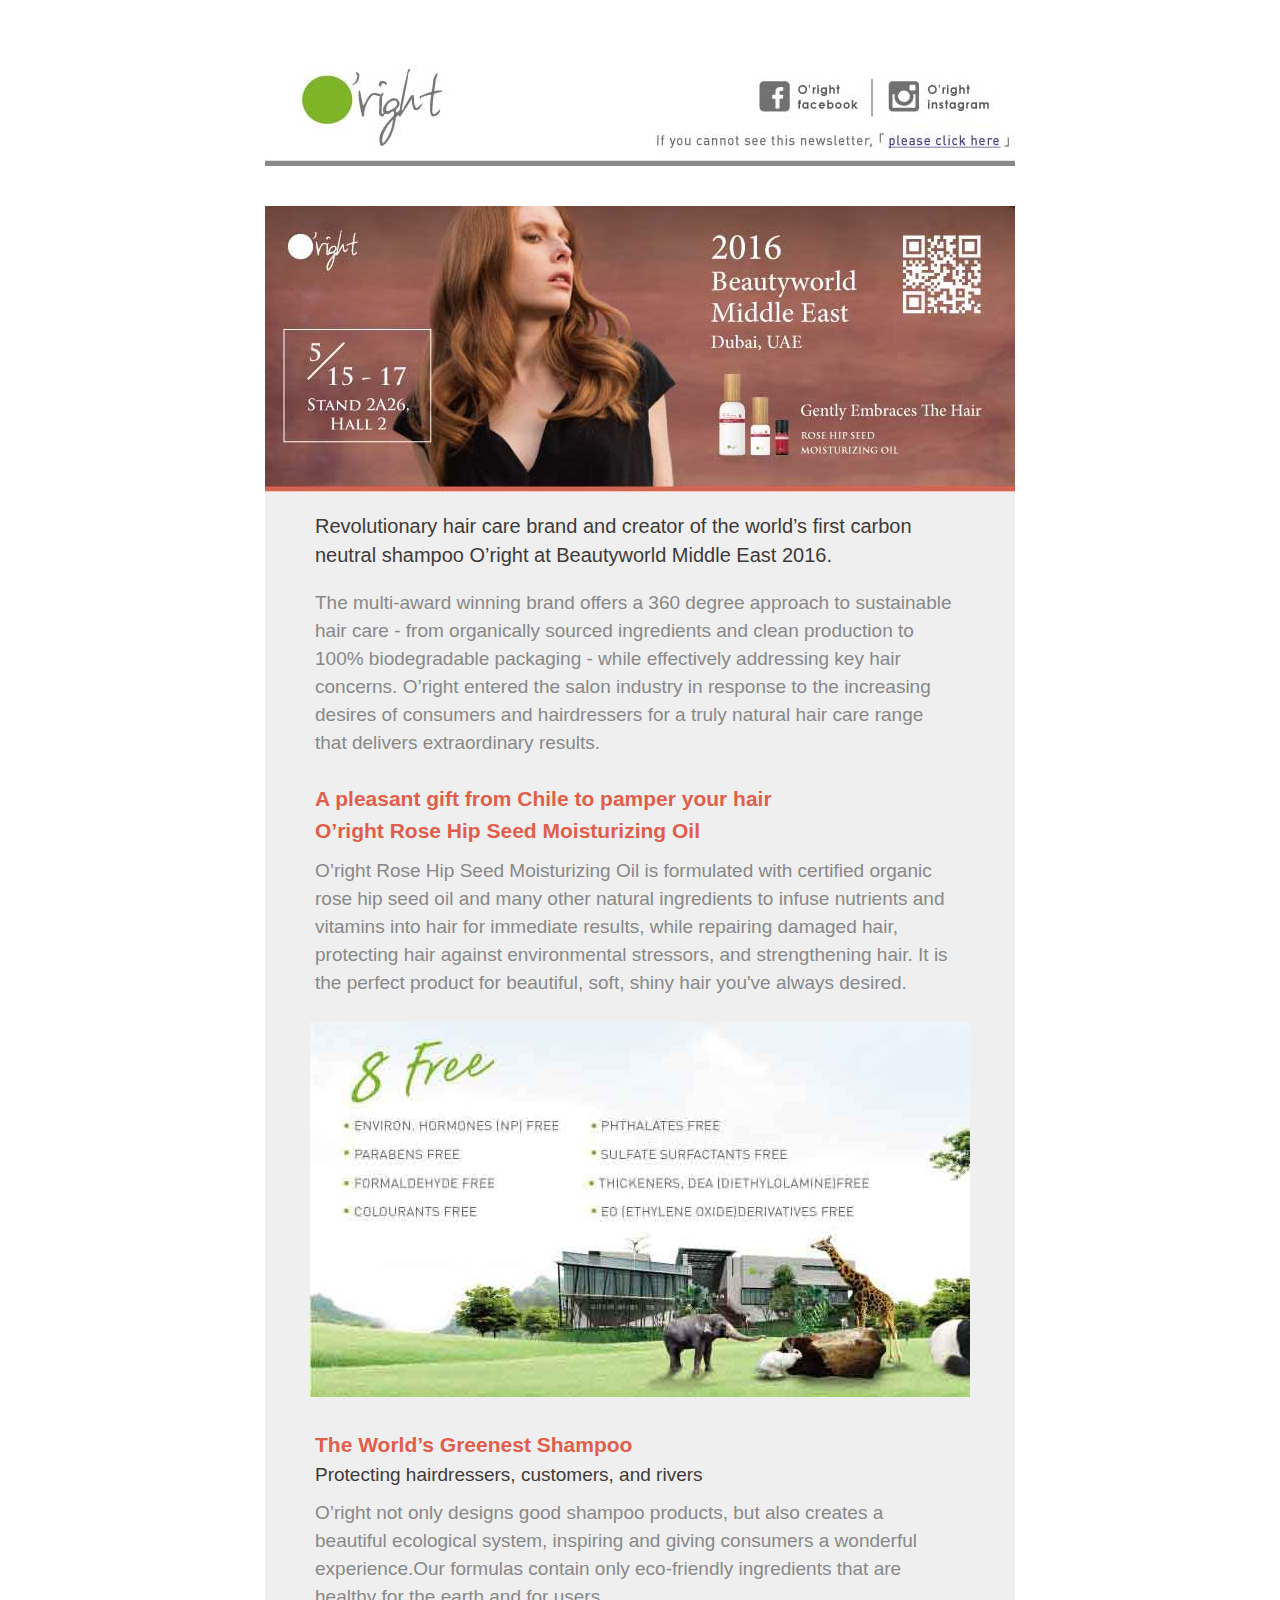
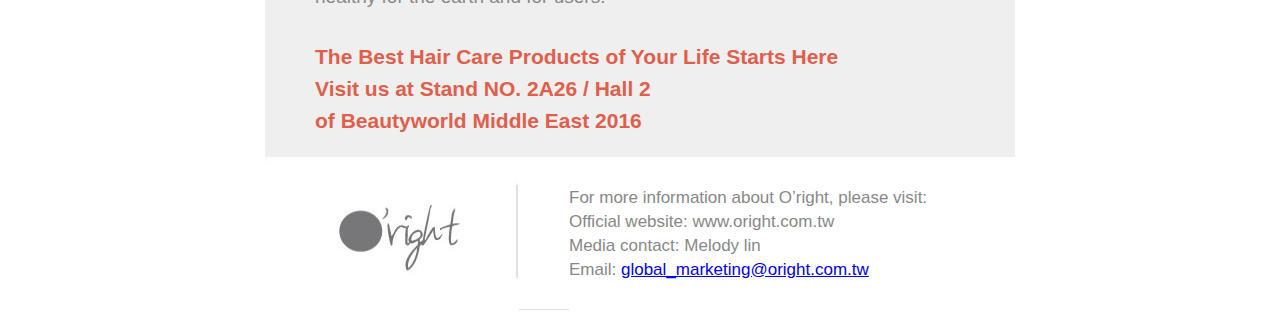
<file: html/edm/middle-east.html>
<!doctype html>
<html lang="en">
<head>
<!-- NAME: 1 COLUMN -->
<!--[if gte mso 15]>
	<xml>
		<o:OfficeDocumentSettings>
		<o:AllowPNG/>
		<o:PixelsPerInch>96</o:PixelsPerInch>
		</o:OfficeDocumentSettings>
	</xml>
<![endif]-->
<meta charset="UTF-8">
<meta http-equiv="X-UA-Compatible" content="IE=edge">
<meta name="viewport" content="width=device-width, initial-scale=1">
<title>O’right at Beautyworld Middle East 2016</title>
</head>
<body>
<center>
<table border="0" width="750" align="center" cellpadding="0" cellspacing="0">
<tr>
	<td rowspan="3" width="254px"><a href="http://www.oright.com.tw/?utm_source=newsletter&utm_medium=mail&utm_campaign=MEfair" target="_blank" title="o'right website"><img src="images/edm_01.jpg" style="width:254px; height:153px; display:block; margin:0; padding:0;"></a></td>
	<td rowspan="3" width="136px"><img src="images/edm_02.jpg" style="width:136px; height:153px; display:block; margin:0; padding:0;"></td>
    <td colspan="3" width="360px"><img src="images/edm_03.jpg" style="width:360px; height:63px; display:block; margin:0; padding:0;"></td>
</tr>
<tr>
	<td width="80px"><img src="images/edm_04.jpg" style="width:80px; height:53px ; display:block;margin:0 ;padding:0;"></td>
    <td width="140px"><a href="https://business.facebook.com/oright.com.tw" target="_blank" title="o'right facebook"><img src="images/edm_05.jpg" style="width:140px; height:53px; display:block; margin:0;padding:0;"></a></td>
    <td width="140px"><a href="https://www.instagram.com/oright_official/" target="_blank" title="o'right instagram"><img src="images/edm_06.jpg" style="width:140px; height:53px; display:block; margin:0;padding:0;"></a></td>
</tr>
<tr>
	<td colspan="3" width="360px"><a href="http://www.oright.com.tw/web/news.php?category=news&id=857&lang=en&utm_source=newsletter&utm_medium=mail&utm_campaign=beautyworldmelink" target="_blank" title="please click here"><img src="images/edm_07.jpg" style="width:360px; height:37px; display:block; margin:0; padding:0;"></a></td>
</tr>
</table>

<table border="0" width="750" align="center" cellpadding="0" cellspacing="0">
<tr>
	<td height="5px" bgcolor="898989"></td>
</tr>
<tr>
	<td height="40px" bgcolor="FFFFFF"></td>
</tr>
</table>


<table width="750" align="center" cellpadding="0" cellspacing="0">
<tr>
	<td width="750px"><img src="images/edm_10.jpg" style="width:750px; height:286px; display:block; margin:0; padding:0;"></td>
</tr>
<tr>
	<td width="750px" align="center" bgcolor="#efefef"><p style="color:#3e3a39; font-family:Helvetica, sans-serif; font-size:20px; text-align:left; margin:0; padding-left:50px; padding-right:60px; padding-top:20px; line-height: 29px;">Revolutionary hair care brand and creator of the world’s first carbon neutral shampoo O’right at Beautyworld Middle East 2016.</p></td>
</tr>
<tr>
	<td width="750px" align="center" bgcolor="#efefef"><p style="color:#888889; font-family:Helvetica, sans-serif; font-size:19px; text-align:left; padding-left:50px; padding-right:60px; line-height:28px;">The multi-award winning brand offers a 360 degree approach to sustainable hair care - from organically sourced ingredients and clean production to 100% biodegradable packaging - while effectively addressing key hair concerns. O’right entered the salon industry in response to the increasing desires of consumers and hairdressers for a truly natural hair care range that delivers extraordinary results.</p></td>
</tr>
<tr>
	<td width="750px" align="center" bgcolor="#efefef"><p style="color:#df5f4c; font-family:Helvetica, sans-serif; font-size:21px; font-weight:bold; text-align:left; margin:0; padding-left:50px; padding-right:90px; padding-top:7px; line-height: 32px;">A pleasant gift from Chile to pamper your hair<br>O’right Rose Hip Seed Moisturizing Oil</p></td>
</tr>
<tr>
	<td width="750px" align="center" bgcolor="#efefef"><p style="color:#888889; font-family:Helvetica, sans-serif; font-size:19px; text-align:left; margin:0; padding-left:50px; padding-right:60px; padding-top:10px;  line-height: 28px;">O’right Rose Hip Seed Moisturizing Oil is formulated with certified organic rose hip seed oil and many other natural ingredients to infuse nutrients and vitamins into hair for immediate results, while repairing damaged hair, protecting hair against environmental stressors, and strengthening hair. It is the perfect product for beautiful, soft, shiny hair you've always desired.</p></td>
</tr>
<tr>
	<td width="750px"  align="center" bgcolor="#efefef"><img src="images/8free.jpg" style="width:660px; height:375px; display:block; margin:0; padding-top:25PX; padding-bottom:25px;"></td>
</tr>
<tr>
	<td width="750px" align="center" bgcolor="#efefef"><p style="color:#df5f4c; font-family:Helvetica, sans-serif; font-size:21px; font-weight:bold; text-align:left; margin:0; padding-left:50px; padding-right:90px; padding-top:7px; line-height: 32px;">The World’s Greenest Shampoo</p></td>
</tr>
<tr>
	<td width="750px" align="center" bgcolor="#efefef"><p style="color:#3e3a39; font-family:Helvetica, sans-serif; font-size:19px; text-align:left; margin:0; padding-left:50px; padding-right:60px; line-height: 28px;">Protecting hairdressers, customers, and rivers</p></td>
</tr>
<tr>
	<td width="750px" align="center" bgcolor="#efefef"><p style="color:#888889; font-family:Helvetica, sans-serif; font-size:19px; text-align:left; margin:0; padding-left:50px; padding-right:60px; padding-top:10px;  line-height:28px;">O’right not only designs good shampoo products, but also creates a beautiful ecological system, inspiring and giving consumers a wonderful experience.Our formulas contain only eco-friendly ingredients that are healthy for the earth and for users.</p></td>
</tr>
<tr>
	<td width="750px" align="center" bgcolor="#efefef"><p style="color:#df5f4c; font-family:Helvetica, sans-serif; font-size:21px; font-weight:bold; text-align:left; margin:0; padding-left:50px; padding-right:90px; padding-top:30px; padding-bottom:20px; line-height:32px;">The Best Hair Care Products of Your Life Starts Here<br>Visit us at Stand NO. 2A26 / Hall 2<br>of Beautyworld Middle East 2016</p></td>
</tr>
</table>

<table border="0" width="750" align="center" cellpadding="0" cellspacing="0">
<tr>
	<td rowspan="3" width="254px"><a href="http://www.oright.com.tw/?utm_source=newsletter&utm_medium=mail&utm_campaign=MEfair" target="_blank" title="o'right website"><img src="images/rose-hike_edm_11.jpg" style="width:254px; height:152px; display:block; margin:0; padding:0;"></a></td>
	<td rowspan="3" width="50px"><img src="images/edm_02.jpg" style="width:50px; height:153px; display:block; margin:0; padding:0;"></td>
</tr>
<tr>
	<td colspan="3" width="360px"><p style="color:#888889; font-family:Helvetica, sans-serif; font-size:17px; text-align:left; margin:0; line-height:24px;">For more information about O’right, please visit:<br>Official website: www.oright.com.tw<br>Media contact: Melody lin<br>
                 Email: <a href="mailto:global_marketing@oright.com.tw?Subject=【Beautyworld Middle East】_type the subject of your enquiry"><font>global_marketing@oright.com.tw</font></a></p></td>
</tr>

</table>

</center>
</body>
</html>
</file>
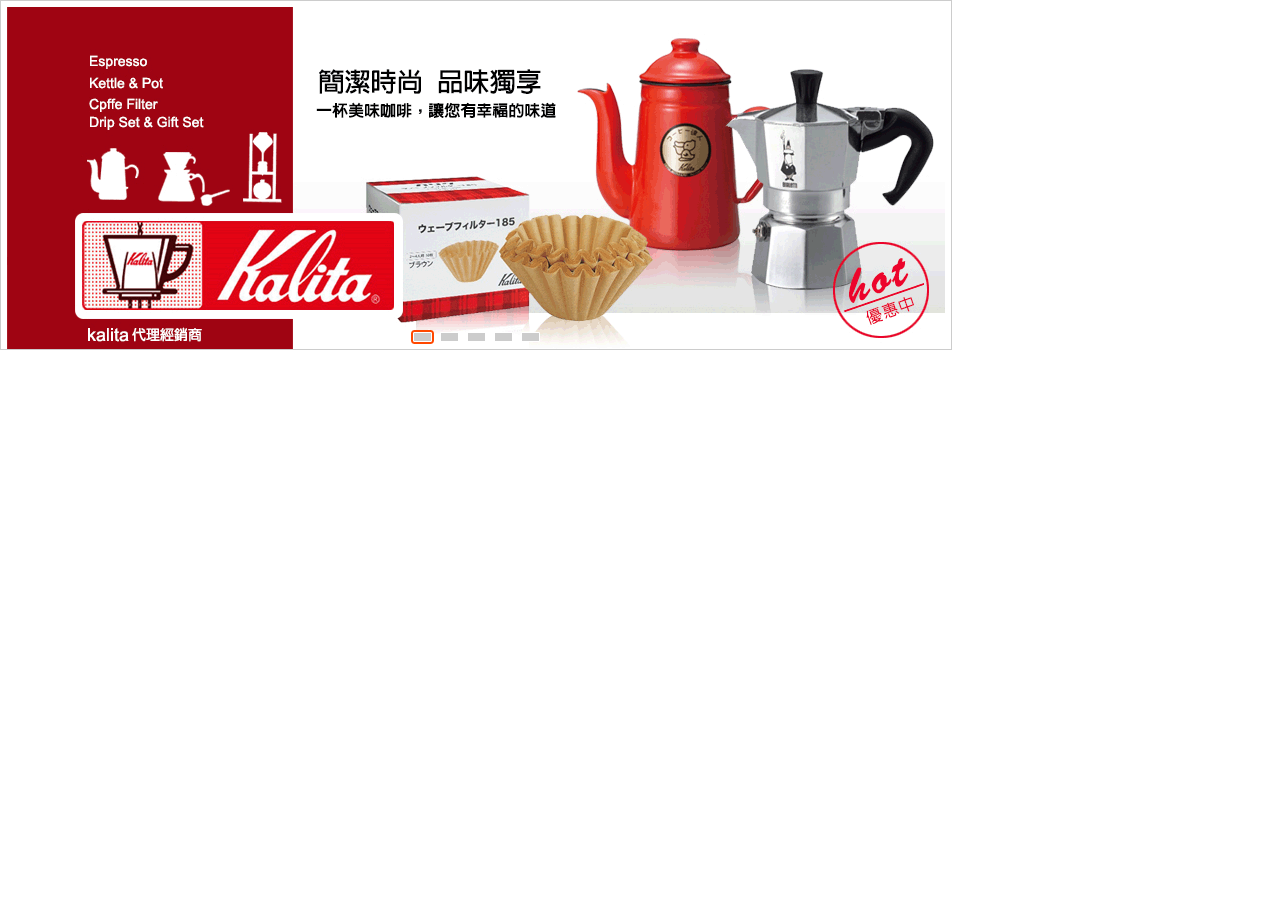
<file: html/web02/advertising_v1/advertising.html>
<!DOCTYPE HTML PUBLIC "-//W3C//DTD HTML 4.01//EN" "http://www.w3.org/TR/html4/strict.dtd">
<html lang="zh-tw">
<head>
<meta http-equiv="Content-Type" content="text/html; charset=utf-8" />
<meta http-equiv="Content-Script-Type" content="text/javascript" />
<script type="text/javascript" src="js/jquery-1.10.2.min.js"></script>
<script type="text/javascript" src="js/banner.js"></script>
<title>左右水平廣告輪播</title>
<link href="css/banner.css" rel="stylesheet" type="text/css" />
</head>
<body>
	<div id="abgneBlock">
		<ul class="list">
			<li><a target="_blank" href="#"><img src="images/banner_01.gif"></a></li>
			<li><a target="_blank" href="#"><img src="images/banner_02.gif"></a></li>
			<li><a target="_blank" href="#"><img src="images/banner_03.gif"></a></li>
			<li><a target="_blank" href="#"><img src="images/banner_04.gif"></a></li>
			<li><a target="_blank" href="#"><img src="images/potted.gif"">></a></li>
		</ul>
	</div>
</body>
</html>
</file>
<file: 2017earthhour60/css/ideal-image-slider.css>
/*
 * Ideal Image Slider v1.5.1
 *
 * By Gilbert Pellegrom
 * http://gilbert.pellegrom.me
 *
 * Copyright (C) 2014 Dev7studios
 * https://raw.githubusercontent.com/gilbitron/Ideal-Image-Slider/master/LICENSE
 */

.ideal-image-slider {
	position: relative;
	overflow: hidden;
}
.iis-slide {
	display: block;
	bottom: 0;
	text-decoration: none;
	position: absolute;
	top: 0;
	left: 0;
	width: 100%;
	height: 100%;
	background-repeat: no-repeat;
	background-position: 50% 50%;
	background-size: cover;
	text-indent: -9999px;
}

/* Slide effect */
.iis-effect-slide .iis-slide {
	opacity: 0;
	-webkit-transition-property: -webkit-transform;
	   -moz-transition-property: -moz-transform;
		 -o-transition-property: -o-transform;
			transition-property: transform;
	-webkit-transition-timing-function: ease-out;
	   -moz-transition-timing-function: ease-out;
		 -o-transition-timing-function: ease-out;
			transition-timing-function: ease-out;
	-webkit-transform: translateX(0%);
		-ms-transform: translateX(0%);
			transform: translateX(0%);
}
.iis-effect-slide .iis-current-slide {
	opacity: 1;
	z-index: 1;
}
.iis-effect-slide .iis-previous-slide {
	-webkit-transform: translateX(-100%);
		-ms-transform: translateX(-100%);
			transform: translateX(-100%);
}
.iis-effect-slide .iis-next-slide {
	-webkit-transform: translateX(100%);
		-ms-transform: translateX(100%);
			transform: translateX(100%);
}
.iis-effect-slide.iis-direction-next .iis-previous-slide,
.iis-effect-slide.iis-direction-previous .iis-next-slide { opacity: 1; }

/* Touch styles */
.iis-touch-enabled .iis-slide { z-index: 1; }
.iis-touch-enabled .iis-current-slide { z-index: 2; }
.iis-touch-enabled.iis-is-touching .iis-previous-slide,
.iis-touch-enabled.iis-is-touching .iis-next-slide { opacity: 1; }

/* Fade effect */
.iis-effect-fade .iis-slide {
	-webkit-transition-property: opacity;
	   -moz-transition-property: opacity;
		 -o-transition-property: opacity;
			transition-property: opacity;
	-webkit-transition-timing-function: ease-in;
	   -moz-transition-timing-function: ease-in;
		 -o-transition-timing-function: ease-in;
			transition-timing-function: ease-in;
	opacity: 0;
}
.iis-effect-fade .iis-current-slide {
	opacity: 1;
	z-index: 1;
}
</file>
<file: 2017earthhour60/css/default.css>
/*
 * Ideal Image Slider Default Theme
 * Version: 1.2.0
 */

.ideal-image-slider {
	background-color: #fff;
	background-image: url("[data-uri]");
	background-repeat: no-repeat;
	background-position: 50% 50%;
	background-size: 32px 32px;
}

/* Navigation */
.iis-previous-nav,
.iis-next-nav {
	position: absolute;
	top: 0;
	z-index: 20;
	display: block;
	width: 50%;
	height: 100%;
	cursor: pointer;
	opacity: 0;
	-webkit-transition: 0.3s ease-out;
	   -moz-transition: 0.3s ease-out;
		 -o-transition: 0.3s ease-out;
			transition: 0.3s ease-out;
}
.iis-previous-nav {
	left: 0;
}

.iis-next-nav {
	right:0;
}

.ideal-image-slider:hover .iis-previous-nav,
.ideal-image-slider:hover .iis-next-nav { background: rgba(240,240,240,0);}
.ideal-image-slider:hover .iis-previous-nav:hover,
.ideal-image-slider:hover .iis-next-nav:hover { opacity:1.0}

/* Bullet Navigation */
.iis-bullet-nav {
	position: absolute;
	bottom: 5%;
	right: 5%;
	z-index: 15;
	width: 90%;
	text-align: right;
	opacity: 0.4;
	-webkit-transition: 0.3s ease-out;
	   -moz-transition: 0.3s ease-out;
		 -o-transition: 0.3s ease-out;
			transition: 0.3s ease-out;
}
.iis-has-captions .iis-bullet-nav { max-width: 42%; }
.iis-bullet-nav a {
	display: inline-block;
	width: 10px;
	height: 10px;
	background: transparent;
	text-indent: 9999px;
	margin: 0 5px;
	border: 3px solid rgba(0,0,0,0.5);
	border-radius: 10px;
	cursor: pointer;
	-webkit-transition: 0.3s ease-out;
	   -moz-transition: 0.3s ease-out;
		 -o-transition: 0.3s ease-out;
			transition: 0.3s ease-out;
}
.iis-bullet-nav a.iis-bullet-active,
.iis-bullet-nav a:hover { background: #fff; }
.ideal-image-slider:hover .iis-bullet-nav { opacity: 0.7; }
.ideal-image-slider:hover .iis-bullet-nav:hover { opacity: 1.0; }

/* Captions */
.iis-has-captions .iis-slide { text-indent: 0; }
.iis-caption {
	visibility:hidden;
	position: absolute;
	left: 5%;
	bottom: 5%;
	width: 50px;
	height:50px;
	text-align:center;
	line-height:50px;
	z-index: 10;
	background: #000;
	background: rgba(200,0,0,0.75);
	border-radius: 100%;
	color: #fff;
	-webkit-box-sizing: border-box;
	-moz-box-sizing: border-box;
	box-sizing: border-box;
}
.iis-has-bullet-nav .iis-caption { max-width: 42%; }
.iis-caption .iis-caption-title { font-weight: bold; }
.iis-caption .iis-caption-content {
	font-size: 16px;
	color: #eee;
}
.iis-caption .iis-caption-content a,
.iis-caption .iis-caption-content a:visited {
	color: #eee;
	text-decoration: underline;
	border: 0;
}
.iis-caption .iis-caption-content a:hover,
.iis-caption .iis-caption-content a:active {
	color: #fff;
}
</file>
<file: html/web02/advertising_v1/css/banner.css>
@charset "utf-8";
/* CSS Document */
* html #search form dd input {
	margin-top: -1px;
}
/*解決全區導覽按鈕遭切斷的問題*/
* html #global-nav li{
	padding-bottom: 1px;
}
* {
	margin: 0;
	padding: 0;
	font-size:12px;
}
/* advertising 廣告
---------------------------------------------*/

#abgneBlock {
		width: 950px;
		height: 348px;
		position: relative;
		overflow: hidden;
		border: 1px solid #ccc;
}
#abgneBlock ul.list {
		padding: 0;
		margin: 0;
		list-style: none;
		position: absolute;
		width: 9999px;
		height: 100%;
}
#abgneBlock ul.list li {
		float: left;
		width: 950px;
		height: 348px;
}
#abgneBlock .list img{
		width: 950px;
		height: 348px;
		border: 0;
}
#abgneBlock ul.playerControl {
		margin: 0;
		padding: 0;
		list-style: none;
		position: absolute;
		bottom: 5px;
		right: 5px;
		height: 14px;
}
#abgneBlock ul.playerControl li {
		float: left;
		width: 23px;
		height: 14px;
		cursor: pointer;
		margin: 0px 2px;
		background: url(../images/rect_ctrl.png) no-repeat 0 0;
}
	#abgneBlock ul.playerControl li.current { 
		background-position: -23px 0;
}
</file>
<file: css/hallooou.css>
/* http://meyerweb.com/eric/tools/css/reset/ 
   v2.0 | 20110126
   License: none (public domain)
*/

html, body, div, span, applet, object, iframe,
h1, h2, h3, h4, h5, h6, p, blockquote, pre,
a, abbr, acronym, address, big, cite, code,
del, dfn, em, img, ins, kbd, q, s, samp,
small, strike, strong, sub, sup, tt, var,
b, u, i, center,
dl, dt, dd, ol, ul, li,
fieldset, form, label, legend,
table, caption, tbody, tfoot, thead, tr, th, td,
article, aside, canvas, details, embed, 
figure, figcaption, footer, header, hgroup, 
menu, nav, output, ruby, section, summary,
time, mark, audio, video {
	margin: 0;
	padding: 0;
	border: 0;
	font-size: 100%;
	font: inherit;
	vertical-align: baseline;
}
/* HTML5 display-role reset for older browsers */
article, aside, details, figcaption, figure, 
footer, header, hgroup, menu, nav, section {
	display: block;
}
body {
	line-height: 1;
}
ol, ul {
	list-style: none;
}
blockquote, q {
	quotes: none;
}
blockquote:before, blockquote:after,
q:before, q:after {
	content: '';
	content: none;
}
table {
	border-collapse: collapse;
	border-spacing: 0;
}



/* styles
/* ---------------------------------------------- */

html,
body {
    width: 100%;
    height: 100%;
}

body {
    font-family: "Open Sans", "Helvetica Neue", Helvetica, Arial, sans-serif;
    background-color: #fff;
}

h1,h2,h3,h4 {
    text-transform: none;
    letter-spacing: 2px;
    line-height: 1.5;
}

h1{
    font-size: 48px;
    color: rgba(235, 102, 102, 1);
    margin: 0 0 20px 0;
    
}

h2 {
    font-size: 18px;
    font-weight: 600;
    color: #000;
    margin: 30px 0 10px 0;
}

h3 {
    font-size: 18px;
    font-weight: 400;
    color: rgba(235, 102, 102, 1);

}

p{
    color: #5B5B5B;
}

.highlight{
    font-size: 48px;
    letter-spacing: 2px;
    line-height: 1.3;
    color: rgba(235, 102, 102, 1);
}

.no-bottom-pad{
    padding-bottom: 0 !important;
}

.no-top-pad{
    padding-top: 0 !important;
}

/* about
/* ---------------------------------------------- */
.about p{
    margin: 0 0 5px;
    font-size: 18px;
    line-height: 1.5;
}

/* work
/* ---------------------------------------------- */
.works {
    background-color: rgba(235, 102, 102, 1);
}

.works h1{
    color: #fff;
}

.works-text h4 {
    font-family: 'Roboto', sans-serif;
    font-size: 20px;
    font-weight: 500;
    color: #fff;
    margin: 15px 0 10px 0px;
}

.works-box-icon {
    width: 120px;
    height: 120px;
    margin: 0 auto;
    font-size: 40px;
    border: 2px solid #fff;
    color: #fff;
    line-height: 120px;
    -moz-border-radius: 50%;
    -webkit-border-radius: 50%;
    border-radius: 50%;
    -o-transition: all .6s;
    -moz-transition: all .6s;
    -webkit-transition: all .6s;
    -ms-transition: all .6s;
    transition: all .6s;
}

.works-box-icon:hover {
    border-radius: 10px;
    color: rgba(235, 102, 102, 1);
    border-radius: 50%;
    background-color: #fff; 
}

.works-text p {
    width: 80px;
    margin: 0 auto;
    margin-bottom: 30px;
	color: #fff;
	text-decoration: none;
	font-size: 1em;
	font-weight: 400;
	padding: 3px 12px;
	border: 1px solid #fff;
	border-radius: 10px;
    z-index:1; 
}
.works-text p:hover{
    border-radius: 10px;
    color: rgba(235, 102, 102, 1);
    background-color: #fff; 
}


/* contact
/* ---------------------------------------------- */
.contact-box-icon{
    width: 120px;
    height: 120px;
    margin: 0 auto;
    background: rgba(235, 102, 102, 1);
    font-size: 50px;
    color: #fff;
    line-height: 120px;
    -moz-border-radius: 50%;
    -webkit-border-radius: 50%;
    border-radius: 50%;
    -o-transition: all .6s;
    -moz-transition: all .6s;
    -webkit-transition: all .6s;
    -ms-transition: all .6s;
    transition: all .6s;
}

.contact a {
    color: rgba(235, 102, 102, 1);
}

.contact p {
    font-size: 18px;
    letter-spacing: 1px;
    line-height: 60px;
}


/* text 間距
/* ---------------------------------------------- */

.content-section {
    padding: 60px 0;
}

/* hamburger bar icon
/* ---------------------------------------------- */
.button_container {
    position: relative;
    margin-top: 14px;
    height: 28px;
    width: 28px;
    cursor: pointer;
    z-index: 999;
    -webkit-transition: opacity .25s ease;
            transition: opacity .25s ease;
}

/* Animate the top hamburger bar */
.button_container.active .top {
    -webkit-transform: translateY(8px) translateX(0) rotate(45deg);
        -ms-transform: translateY(8px) translateX(0) rotate(45deg);
            transform: translateY(8px) translateX(0) rotate(45deg);
    background: #FFF;
}

/* the middle hamburger  X  */
.button_container.active .middle {
    opacity: 0;
    background: #FFF;
}

/* the bottom hamburger icon */
.button_container.active .bottom {
    -webkit-transform: translateY(-8px) translateX(0) rotate(-45deg);
        -ms-transform: translateY(-8px) translateX(0) rotate(-45deg);
            transform: translateY(-8px) translateX(0) rotate(-45deg);
    background: #FFF;
}

.button_container span {
    background: #fff;
    border: none;
    height: 4px;
    width: 100%;
    position: absolute;
    top: 0;
    left: 0;
    -webkit-transition: all .35s ease;
    transition: all .35s ease;
    cursor: pointer;
}

.button_container span:nth-of-type(2) {
    top: 8px;
}

.button_container span:nth-of-type(3) {
    top: 16px;
}

/* header hamburger menu */
.overlay {
    position: fixed;
    display: block; 
    background: rgba(235, 102, 102, 1); /* Primary color, can be changed via colors.css */
    top: 0;
    border: 0;
    left: 0;
    z-index: 100;
    width: 100%;
    height: 0%;
    opacity: 0;
    visibility: hidden;
    -webkit-transition: opacity .35s, visibility .35s, height .35s;
            transition: opacity .35s, visibility .35s, height .35s;
    overflow: auto;
}

.overlay.open {
    opacity: .95;
    visibility: visible;
    height: 100%;
}

.overlay.open li {
    -webkit-animation: fadeInRight .5s ease forwards;
            animation: fadeInRight .5s ease forwards;
    -webkit-animation-delay: .35s;
        animation-delay: .35s;
}

.overlay.open li:nth-of-type(1) {
    -webkit-animation-delay: .40s;
            animation-delay: .40s;
}

.overlay.open li:nth-of-type(2n) {
    -webkit-animation-delay: .50s;
            animation-delay: .50s;
}

.overlay nav {
    position: relative;
    height: 50%;
    top: 50%;
    font-size: 30px;
    font-family: "Raleway", "Helvetica Neue", Arial, sans-serif;
    text-transform: none;
    font-weight: 400;
    text-align: center;
    -webkit-transform: translateY(-50%);
        -ms-transform: translateY(-50%);
            transform: translateY(-50%);
}

.overlay ul {
    list-style: none;
    padding: 0;
    margin: 0 auto;
    display: inline-block;
    position: relative;
    height: 100%;
}

.overlay ul li {
    display: block;
    height: 15%;
    height: calc(100% / 8);
    min-height: 65px;
    position: relative;
    opacity: 0;
}

.overlay ul li a {
    font-size: 34px;
    display: block;
    position: relative;
    color: #fff;
    text-decoration: none;
    overflow: hidden;
}

.overlay ul li a:hover:after,
.overlay ul li a:focus:after,
.overlay ul li a:active:after {
    width: 50%;
}

/* Link underline on hover */
.overlay ul li a:after {
    content: '';
    position: absolute;
    bottom: 0;
    left: 50%;
    width: 0%;
    height: 2px;
    background: #fff;
    -webkit-transform: translateX(-50%);
        -ms-transform: translateX(-50%);
            transform: translateX(-50%);
    -webkit-transition: .15s;
            transition: .15s;
}


/*   header
/* ---------------------------------------------- */

.intro-carousel {
    width: 100%;
    /*height: 100%;*/
    color: #fff;
    background:#222;
}

.carousel-caption{
    text-shadow: none;
    bottom: 25%;
}

.carousel-caption h1{
    padding: 0;
    margin: 10px 0;
    color: #fff;
} 

.carousel-caption .intro-text{
    padding: 0;
}

.carousel-caption .btn{
    margin:0;
}

.carousel-control{
    top: 50%;
    width:4%;
    height:7%;
    margin: 0;
    text-shadow: none;
}

.carousel-control.left,
.carousel-control.right{
    background: none;
    z-index: 100;
}

.overlay-detail {
    width: 100%;
    height: 100%;
    position: absolute;
    background: #000; /* Set to black, can be changed via colors.css */
    opacity: 0.5;
    left: 0;
    top: 0;
    z-index: 1;
}


/* mouse */
.mouse {
    width: 25px;
    height: 45px;
    border: 2px solid #fff;
    position: absolute;
    bottom: 40px;
    left: 50%;
    margin-left: -12.5px;
    border-radius: 12px;
}

.mouse:after {
    content: "";
    position: absolute;
    height: 5px;
    width: 5px;
    background-color: #fff;
    border-radius: 100%;
    left: 50%;
    margin-left: -2.5px;
    top: 10px;
     -webkit-animation: rotateplane 1.2s infinite ease-in-out;
             animation: rotateplane 1.2s infinite ease-in-out;
}


/* header - Background images Full
/* ---------------------------------------------- */

.carousel,
.item,
.active {
    height: 100%;
}

.carousel-inner {
    height: 100%;
}

.fill {
    width: 100%;
    height: 100%;
    background-position: center;
    -webkit-background-size: cover;
       -moz-background-size: cover;
            background-size: cover;
         -o-background-size: cover;
}


/* Footer
/* ---------------------------------------------- */

footer .copynote{
    color:#fff;
    padding: 20px 0;
    background:rgba(54, 53, 54, 1); /* Dark color/Footer color, can be changed via colors.css */
}

/* Media Queries [min-width:992px]
/* ---------------------------------------------- */

/* Media Queries [max-width:1199px]
/* ---------------------------------------------- */

/* Media Queries [min-width:768px]
/* ---------------------------------------------- */

@media(min-width:768px) {

    h1 {
    font-size: 48px;
    }

    .about{
        text-align: left;
    }

    p {
        margin: 0 0 35px;
        font-size: 18px;
        line-height: 1.6;
    }

    .navbar-custom {
        padding: 20px 0;
        border-bottom: 0;
        letter-spacing: 1px;
        background: 0 0;
        -webkit-transition: background .5s ease-in-out, padding .5s ease-in-out;
           -moz-transition: background .5s ease-in-out, padding .5s ease-in-out;
                transition: background .5s ease-in-out, padding .5s ease-in-out;
    }
    .navbar-custom.top-nav-collapse {
        padding: 10px 0;
        background: rgba(0, 0, 0, 0.7); /* Primary color, can be changed via colors.css */
        -webkit-transition: background .5s ease-in-out, padding .5s ease-in-out;
           -moz-transition: background .5s ease-in-out, padding .5s ease-in-out;
                transition: background .5s ease-in-out, padding .5s ease-in-out;
        -webkit-box-shadow: 0 0 10px 2px rgba(0,0,0,.1);
                box-shadow: 0 0 10px 2px rgba(0,0,0,.1);

    }

    .navbar-custom.top-nav-collapse .navbar-brand{
        color: #fff;
    }

    .navbar-custom.top-nav-collapse .button_container span{
        background: #fff;
    }

    .navbar-custom.top-nav-collapse .button_container.active span.top,
    .navbar-custom.top-nav-collapse .button_container.active span.bottom{
        background:#fff;
    }
}

/* Media Queries [max-width:767px]
/* ---------------------------------------------- */

@media(max-width:767px) {

    .about {
        text-align: left;
    }

    h1 {
        font-size: 38px;
    }

    .highlight{
        font-size: 36px;
        letter-spacing: 2px;
        line-height: 1.3;
        color: rgba(235, 102, 102, 1);
    }

    .mouse{
        display: none;
    }

    .circle {
        padding: 0px;
        font-size: 18px;
        border-radius: 50%;
        width: 40px;
        height: 40px;
    }

    .navbar-custom {
        padding: 20px 0;
        border-bottom: 0;
        letter-spacing: 1px;
        background: 0 0;
        -webkit-transition: background .5s ease-in-out, padding .5s ease-in-out;
           -moz-transition: background .5s ease-in-out, padding .5s ease-in-out;
                transition: background .5s ease-in-out, padding .5s ease-in-out;
    }
    .navbar-custom.top-nav-collapse {
        padding: 10px 0;
        background: rgba(0, 0, 0, 0.7); /* Primary color, can be changed via colors.css */
        -webkit-transition: background .5s ease-in-out, padding .5s ease-in-out;
           -moz-transition: background .5s ease-in-out, padding .5s ease-in-out;
                transition: background .5s ease-in-out, padding .5s ease-in-out;
        -webkit-box-shadow: 0 0 10px 2px rgba(0,0,0,.1);
                box-shadow: 0 0 10px 2px rgba(0,0,0,.1);

    }

    .navbar-custom.top-nav-collapse .navbar-brand{
        color: #fff;
    }

    .navbar-custom.top-nav-collapse .button_container span{
        background: #fff;
    }

    .navbar-custom.top-nav-collapse .button_container.active span.top,
    .navbar-custom.top-nav-collapse .button_container.active span.bottom{
        background:#fff;
    }

    .works-box-icon{
        width: 120px;
        height: 120px;
        margin: 0 auto;
        font-size: 40px;
        border: 2px solid #fff;
        color: #fff;
        line-height: 120px;
        -moz-border-radius: 50%;
        -webkit-border-radius: 50%;
        border-radius: 50%;
        -o-transition: all .6s;
        -moz-transition: all .6s;
        -webkit-transition: all .6s;
        -ms-transition: all .6s;
        transition: all .6s;
    }

    .works-text p {
        display: none;
    }

}
</file>
<file: html/ecard/css/crafty.css>
/* http://meyerweb.com/eric/tools/css/reset/ 
   v2.0 | 20110126
   License: none (public domain)
*/

html, body, div, span, applet, object, iframe,
h1, h2, h3, h4, h5, h6, p, blockquote, pre,
a, abbr, acronym, address, big, cite, code,
del, dfn, em, img, ins, kbd, q, s, samp,
small, strike, strong, sub, sup, tt, var,
b, u, i, center,
dl, dt, dd, ol, ul, li,
fieldset, form, label, legend,
table, caption, tbody, tfoot, thead, tr, th, td,
article, aside, canvas, details, embed, 
figure, figcaption, footer, header, hgroup, 
menu, nav, output, ruby, section, summary,
time, mark, audio, video {
	margin: 0;
	padding: 0;
	border: 0;
	font-size: 100%;
	font: inherit;
	vertical-align: baseline;
}
/* HTML5 display-role reset for older browsers */
footer, header, hgroup, menu, nav, section {
	display: block;
}
body {
    line-height: 1;
    font-family: "微軟正黑體", Arial, Helvetica, sans-serif;
    color: #757373;
}
ol, ul {
	list-style: none;
}
blockquote, q {
	quotes: none;
}
blockquote:before, blockquote:after,
q:before, q:after {
	content: '';
	content: none;
}
table {
	border-collapse: collapse;
	border-spacing: 0;
}


.bg-color{
    background-color:#6eb92b;
    height:12px;
    width:100%;
}

.wrapper {
    position:relative;
    width:100%;
}

img {
    width: 100%;
}

.logo {
    position:absolute;
    top:8%;
    right:0;
    width:30.5%;    
    z-index:9px;
}

.captions {
    position:absolute;
    top:63%;
	right:44%;
    z-index:12px;
    width:48.675%;  
}

captions h1 {
    font-size:2.6em;
    margin-top:12px;
	color:#ffffff;
    letter-spacing:1px;
}

.captions .eng_mane{
    font-size:3.4em;
    margin-top:3px;
    margin-left: 3px; 
	color:#ffffff;
}

.features,
.features02,
.features03{
    width:100%;    
}

.features li {
    float:left;
    display:block;
    margin-right:1px;
    width:33%;
}

.features02 li {
    float:left;
    display:block;
    width:49.800%;
    margin-right:1px;        
}

.features03 li {
    float:left;
    display:block;
    width:49.800%;
    margin-right:1px;        
}

.features li.clear,
.features02 li.clear,
.features03 li.clear{
     margin-right:0px; 
}
</file>
<file: css/works_hallooou.css>
/* http://meyerweb.com/eric/tools/css/reset/ 
   v2.0 | 20110126
   License: none (public domain)
*/

html, body, div, span, applet, object, iframe,
h1, h2, h3, h4, h5, h6, p, blockquote, pre,
a, abbr, acronym, address, big, cite, code,
del, dfn, em, img, ins, kbd, q, s, samp,
small, strike, strong, sub, sup, tt, var,
b, u, i, center,
dl, dt, dd, ol, ul, li,
fieldset, form, label, legend,
table, caption, tbody, tfoot, thead, tr, th, td,
article, aside, canvas, details, embed, 
figure, figcaption, footer, header, hgroup, 
menu, nav, output, ruby, section, summary,
time, mark, audio, video {
	margin: 0;
	padding: 0;
	border: 0;
	font-size: 100%;
	font: inherit;
	vertical-align: baseline;
}
/* HTML5 display-role reset for older browsers */
article, aside, details, figcaption, figure, 
footer, header, hgroup, menu, nav, section {
	display: block;
}
body {
	line-height: 1;
}
ol, ul {
	list-style: none;
}
blockquote, q {
	quotes: none;
}
blockquote:before, blockquote:after,
q:before, q:after {
	content: '';
	content: none;
}
table {
	border-collapse: collapse;
	border-spacing: 0;
}

/*  background
/* ---------------------------------------------- */
.pace {
  -webkit-pointer-events: none;
  pointer-events: none;
  -webkit-user-select: none;
  -moz-user-select: none;
  user-select: none;
  position: fixed;
  top: 0;
  left: 0;
  width: 100%;
  z-index: 999999;
  -webkit-transform: translate3d(0, -50px, 0);
  -ms-transform: translate3d(0, -50px, 0);
  transform: translate3d(0, -50px, 0);
  -webkit-transition: -webkit-transform .5s ease-out;
  -ms-transition: -webkit-transform .5s ease-out;
  transition: transform .5s ease-out;
}

.pace.pace-active {
  -webkit-transform: translate3d(0, 0, 0);
  -ms-transform: translate3d(0, 0, 0);
  transform: translate3d(0, 0, 0);
}

.pace .pace-progress {
  display: block;
  position: fixed;
  z-index: 2000;
  top: 0;
  right: 100%;
  width: 100%;
  height: 10px;
  background: rgba(235, 102, 102, 1); /* Primary color, can be changed via colors.css */
  pointer-events: none;
}


/* styles
/* ---------------------------------------------- */

html,
body {
    width: 100%;
    height: 100%;
}

body {
    font-family: "Open Sans", "Helvetica Neue", Helvetica, Arial, sans-serif;
    background-color: #fff;
}

h1 {
    font-size: 48px;
    margin: 0 0 20px 0;
    text-transform: none;
    color: rgba(235, 102, 102, 1);
    letter-spacing: 2px;
    line-height: 1.5;
}

h4 {
    font-family: 'Roboto', sans-serif;
    text-transform: none;
    letter-spacing: 2px;
    line-height: 1.5;
}


/* work
/* ---------------------------------------------- */
.works {
    background-color: rgba(235, 102, 102, 1);
}

.works-icon {
    width: 110px;
    height: 110px;
    margin: 0 auto;
    font-size: 40px;
    background:#930000;
    color: #fff;
    line-height: 110px;
    -moz-border-radius: 50%;
    -webkit-border-radius: 50%;
    border-radius: 50%;
    -o-transition: all .6s;
    -moz-transition: all .6s;
    -webkit-transition: all .6s;
    -ms-transition: all .6s;
    transition: all .6s;
}

.works-text {
    color: #930000;
    font-size: 20px;
    font-weight: 500;
    margin: 10px 0 10px 0px;
}

.works-icon-dark {
    width: 110px;
    height: 110px;
    margin: 0 auto;
    font-size: 40px;
    border-radius: 50%;
    border: 2px solid #fff;
    color: #fff;
    line-height: 110px;
    -moz-border-radius: 50%;
    -webkit-border-radius: 50%;
    -o-transition: all .6s;
    -moz-transition: all .6s;
    -webkit-transition: all .6s;
    -ms-transition: all .6s;
    transition: all .6s;
}

.works-icon-dark a:visited, a:hover{
    color:#fff;
}

.works-icon-dark h4{
    color: #fff;
    font-size: 18px;
    font-weight: 500;
    margin: 10px 0 10px 0px;
}

.works-text-dark {
    color: #fff;
    font-family: 'Roboto', sans-serif;
    font-size: 1.3em;
    font-weight: 500;
    margin: 10px 0 10px 0px;
}

/* works------------------------------ */

.text{
    margin: -15px 0 40px 0;
    text-decoration:none;
    font-family: 'Droid Sans', sans-serif;
    font-size: 18px;
    letter-spacing:3px; 
    color: #000;
    font-weight: bold;
}

.portfolio-box-text {
    padding: 5px 0;
    text-align: left;
}

.portfolio-box-text h3 {
    margin-top: 10px;
    text-decoration:none;
    font-family: 'Droid Sans', sans-serif;
    font-size: 16px;
    color: #000;
    font-weight: bold;
}

.modal-content{
    display: flex;
    width: 500px;
    -ms-flex-align: start;
    align-items: flex-start;
    -ms-flex-pack: justify;
    justify-content: space-between;
    padding: 10px;
 
}

.modal-header{
    width: 100%;
}

.close{
    float: right;
    font-size: 1.6em;
    font-weight: 800; 
    opacity: .5;
    color: #000;
    background-color: #fff;
    width: 40px;
    height: 40px;
    border-radius: 50%;
    border: 2px solid #fff;
    margin: 5px 8px 15px 0px;
}


/* text 間距
/* ---------------------------------------------- */

.content-section {
    padding: 80px 0 40px 0;
}

/* hamburger bar icon
/* ---------------------------------------------- */
.button_container {
    position: relative;
    margin-top: 14px;
    height: 28px;
    width: 28px;
    cursor: pointer;
    z-index: 999;
    -webkit-transition: opacity .25s ease;
            transition: opacity .25s ease;
}

/* Animate the top hamburger bar */
.button_container.active .top {
    -webkit-transform: translateY(8px) translateX(0) rotate(45deg);
        -ms-transform: translateY(8px) translateX(0) rotate(45deg);
            transform: translateY(8px) translateX(0) rotate(45deg);
    background: #FFF;
}

/* the middle hamburger  X  */
.button_container.active .middle {
    opacity: 0;
    background: #FFF;
}

/* the bottom hamburger icon */
.button_container.active .bottom {
    -webkit-transform: translateY(-8px) translateX(0) rotate(-45deg);
        -ms-transform: translateY(-8px) translateX(0) rotate(-45deg);
            transform: translateY(-8px) translateX(0) rotate(-45deg);
    background: #FFF;
}

.button_container span {
    background: #fff;
    border: none;
    height: 4px;
    width: 100%;
    position: absolute;
    top: 0;
    left: 0;
    -webkit-transition: all .35s ease;
    transition: all .35s ease;
    cursor: pointer;
}

.button_container span:nth-of-type(2) {
    top: 8px;
}

.button_container span:nth-of-type(3) {
    top: 16px;
}

/* header hamburger menu */
.overlay {
    position: fixed;
    display: block; 
    background: rgba(235, 102, 102, 1); /* Primary color, can be changed via colors.css */
    top: 0;
    border: 0;
    left: 0;
    z-index: 100;
    width: 100%;
    height: 0%;
    opacity: 0;
    visibility: hidden;
    -webkit-transition: opacity .35s, visibility .35s, height .35s;
            transition: opacity .35s, visibility .35s, height .35s;
    overflow: auto;
}

.overlay.open {
    opacity: .95;
    visibility: visible;
    height: 100%;
}

.overlay.open li {
    -webkit-animation: fadeInRight .5s ease forwards;
            animation: fadeInRight .5s ease forwards;
    -webkit-animation-delay: .35s;
        animation-delay: .35s;
}

.overlay.open li:nth-of-type(1) {
    -webkit-animation-delay: .40s;
            animation-delay: .40s;
}

.overlay.open li:nth-of-type(2n) {
    -webkit-animation-delay: .50s;
            animation-delay: .50s;
}

.overlay nav {
    position: relative;
    height: 50%;
    top: 50%;
    font-family: "Raleway", "Helvetica Neue", Arial, sans-serif;
    text-transform: none;
    text-align: center;
    -webkit-transform: translateY(-50%);
        -ms-transform: translateY(-50%);
            transform: translateY(-50%);
}

.overlay ul {
    list-style: none;
    padding: 0;
    margin: 0 auto;
    display: inline-block;
    position: relative;
    height: 100%;
    margin-top: 30px;
}

.overlay ul li {
    display: block;
    height: 15%;
    height: calc(100% / 8);
    min-height: 50px;
    position: relative;
    opacity: 0;
}

.overlay-menu ul li a {
    font-size: 34px;
    display: block;
    position: relative;
    color: #fff;
    text-decoration: none;
    overflow: hidden;
}

.overlay-menu ul li a:hover:after,
.overlay-menu ul li a:focus:after,
.overlay-menu ul li a:active:after {
    width: 50%;
}

.item {
    display: block;
    position: relative;
    text-decoration: none;
    overflow: hidden;
}

.item a {
    font-size: 34px;
}

.item a:link, a:active {
    color: #fff;
}

.item a:hover, a:visited {
    color: #600000;
}

.item-text ul li a {
    font-size: 28px;
}

.item-text a:link, a:visited {
    color: #fff;
    
}

.item-text a:hover, a:active{
    color: #600000;
}

.item-text ul li a:hover:after,
.item-textul li a:focus:after,
.item-text ul li a:active:after {
    width: 50%;
}

/* Link underline on hover */
.overlay-menu ul li a:after {
    content: '';
    position: absolute;
    bottom: 0;
    left: 50%;
    width: 0%;
    height: 2px;
    background: #fff;
    -webkit-transform: translateX(-50%);
        -ms-transform: translateX(-50%);
            transform: translateX(-50%);
    -webkit-transition: .15s;
            transition: .15s;
}

.item-text ul li a:after {
    content: '';
    position: absolute;
    bottom: 0;
    left: 50%;
    width: 0%;
    height: 2px;
    background: #fff;
    -webkit-transform: translateX(-50%);
        -ms-transform: translateX(-50%);
            transform: translateX(-50%);
    -webkit-transition: .15s;
            transition: .15s;
}

.submenu{
    display: none;
}

/* Footer
/* ---------------------------------------------- */

footer .copynote{
    color:#fff;
    padding: 20px 0;
    background:rgba(54, 53, 54, 1); /* Dark color/Footer color, can be changed via colors.css */
}


/* Media Queries [min-width:768px]
/* ---------------------------------------------- */

@media(min-width:768px) {

    .navbar-custom {
        padding: 20px 0;
        border-bottom: 0;
        letter-spacing: 1px;
        background: 0 0;
        -webkit-transition: background .5s ease-in-out, padding .5s ease-in-out;
           -moz-transition: background .5s ease-in-out, padding .5s ease-in-out;
                transition: background .5s ease-in-out, padding .5s ease-in-out;
    }
    .navbar-custom.top-nav-collapse {
        padding: 10px 0;
        background: rgba(0, 0, 0, 0.7); /* Primary color, can be changed via colors.css */
        -webkit-transition: background .5s ease-in-out, padding .5s ease-in-out;
           -moz-transition: background .5s ease-in-out, padding .5s ease-in-out;
                transition: background .5s ease-in-out, padding .5s ease-in-out;
        -webkit-box-shadow: 0 0 10px 2px rgba(0,0,0,.1);
                box-shadow: 0 0 10px 2px rgba(0,0,0,.1);

    }

    .navbar-custom.top-nav-collapse .navbar-brand{
        color: #fff;
    }

    .navbar-custom.top-nav-collapse .button_container span{
        background: #fff;
    }

    .navbar-custom.top-nav-collapse .button_container.active span.top,
    .navbar-custom.top-nav-collapse .button_container.active span.bottom{
        background:#fff;
    }


/* work
/* ---------------------------------------------- */

    .modal-content{
        display: flex;
        width: 100%;
        -ms-flex-align: start;
        align-items: flex-start;
        -ms-flex-pack: justify;
        justify-content: space-between;
        padding: 10px;
 
    }

    .works-icon {
        width: 110px;
        height: 110px;
        margin: 0 auto;
        font-size: 40px;
        background:#930000;
        color: #fff;
        line-height: 110px;
        -moz-border-radius: 50%;
        -webkit-border-radius: 50%;
        border-radius: 50%;
        -o-transition: all .6s;
        -moz-transition: all .6s;
        -webkit-transition: all .6s;
        -ms-transition: all .6s;
        transition: all .6s;
        }

    .works-text {
        color: #930000;
        font-size: 18px;
        font-weight: 500;
        margin: 10px 0 10px 0px;
    }

    .works-icon-dark {
        width: 110px;
        height: 110px;
        margin: 0 auto;
        font-size: 40px;
        border: 2px solid #fff;
        color: #fff;
        line-height: 110px;
        -moz-border-radius: 50%;
        -webkit-border-radius: 50%;
        border-radius: 50%;
        -o-transition: all .6s;
        -moz-transition: all .6s;
        -webkit-transition: all .6s;
        -ms-transition: all .6s;
        transition: all .6s;
    }

     .works-icon-dark a:visited, a:hover{
        color:#fff;
    }

    .works-text-dark{
        color: #fff;
        font-family: 'Roboto', sans-serif;
        font-size: 18px;
        font-weight: 500;
        margin: 10px 0 10px 0px;
    }
}

/* Media Queries [max-width:767px]
/* ---------------------------------------------- */

@media(max-width:767px) {
    
    h4 {
        line-height: 1.2;
    }

    .navbar-custom {
        padding: 20px 0;
        border-bottom: 0;
        letter-spacing: 1px;
        background: 0 0;
        -webkit-transition: background .5s ease-in-out, padding .5s ease-in-out;
           -moz-transition: background .5s ease-in-out, padding .5s ease-in-out;
                transition: background .5s ease-in-out, padding .5s ease-in-out;
    }
    .navbar-custom.top-nav-collapse {
        padding: 10px 0;
        background: rgba(0, 0, 0, 0.7); /* Primary color, can be changed via colors.css */
        -webkit-transition: background .5s ease-in-out, padding .5s ease-in-out;
           -moz-transition: background .5s ease-in-out, padding .5s ease-in-out;
                transition: background .5s ease-in-out, padding .5s ease-in-out;
        -webkit-box-shadow: 0 0 10px 2px rgba(0,0,0,.1);
                box-shadow: 0 0 10px 2px rgba(0,0,0,.1);

    }

    .navbar-custom.top-nav-collapse .navbar-brand{
        color: #fff;
    }

    .navbar-custom.top-nav-collapse .button_container span{
        background: #fff;
    }

    .navbar-custom.top-nav-collapse .button_container.active span.top,
    .navbar-custom.top-nav-collapse .button_container.active span.bottom{
        background:#fff;
    }

/* work
/* ---------------------------------------------- */

    .modal-content{
        display: flex;
        width: 100%;
        -ms-flex-align: start;
        align-items: flex-start;
        -ms-flex-pack: justify;
        justify-content: space-between;
        padding: 10px;
 
    }

    .works-icon {
        display: none;
    }
     .works-text {
        color: #930000;
        font-family: 'Roboto', sans-serif;
        font-size: 1.5em;
        font-weight: 500;
        margin: 10px 0 10px 0px;
    }
    
    .works-icon-dark {
       display: none;
    }


    .works-text-dark{
        color: #fff;
        font-family: 'Roboto', sans-serif;
        font-size: 1.5em;
        font-weight: 500;
        margin: 10px 0 10px 0px;
    }

}
</file>
